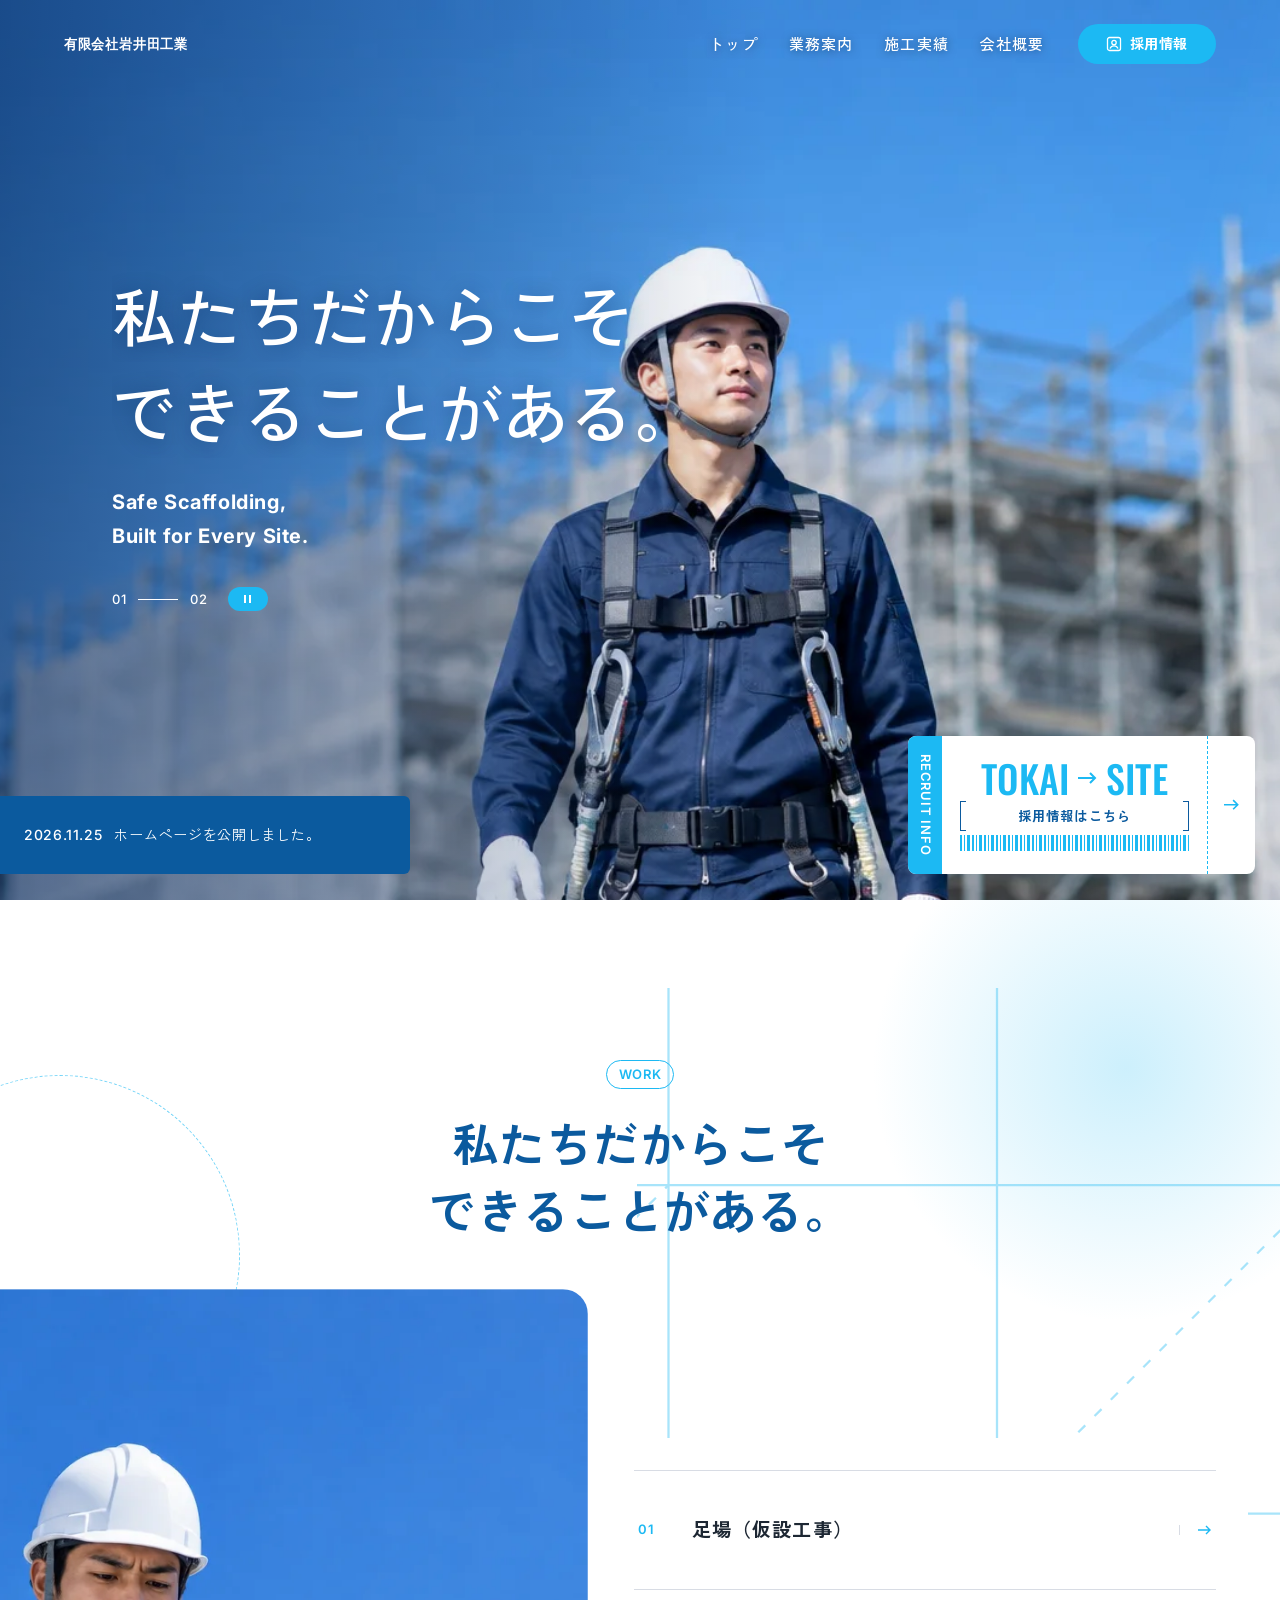
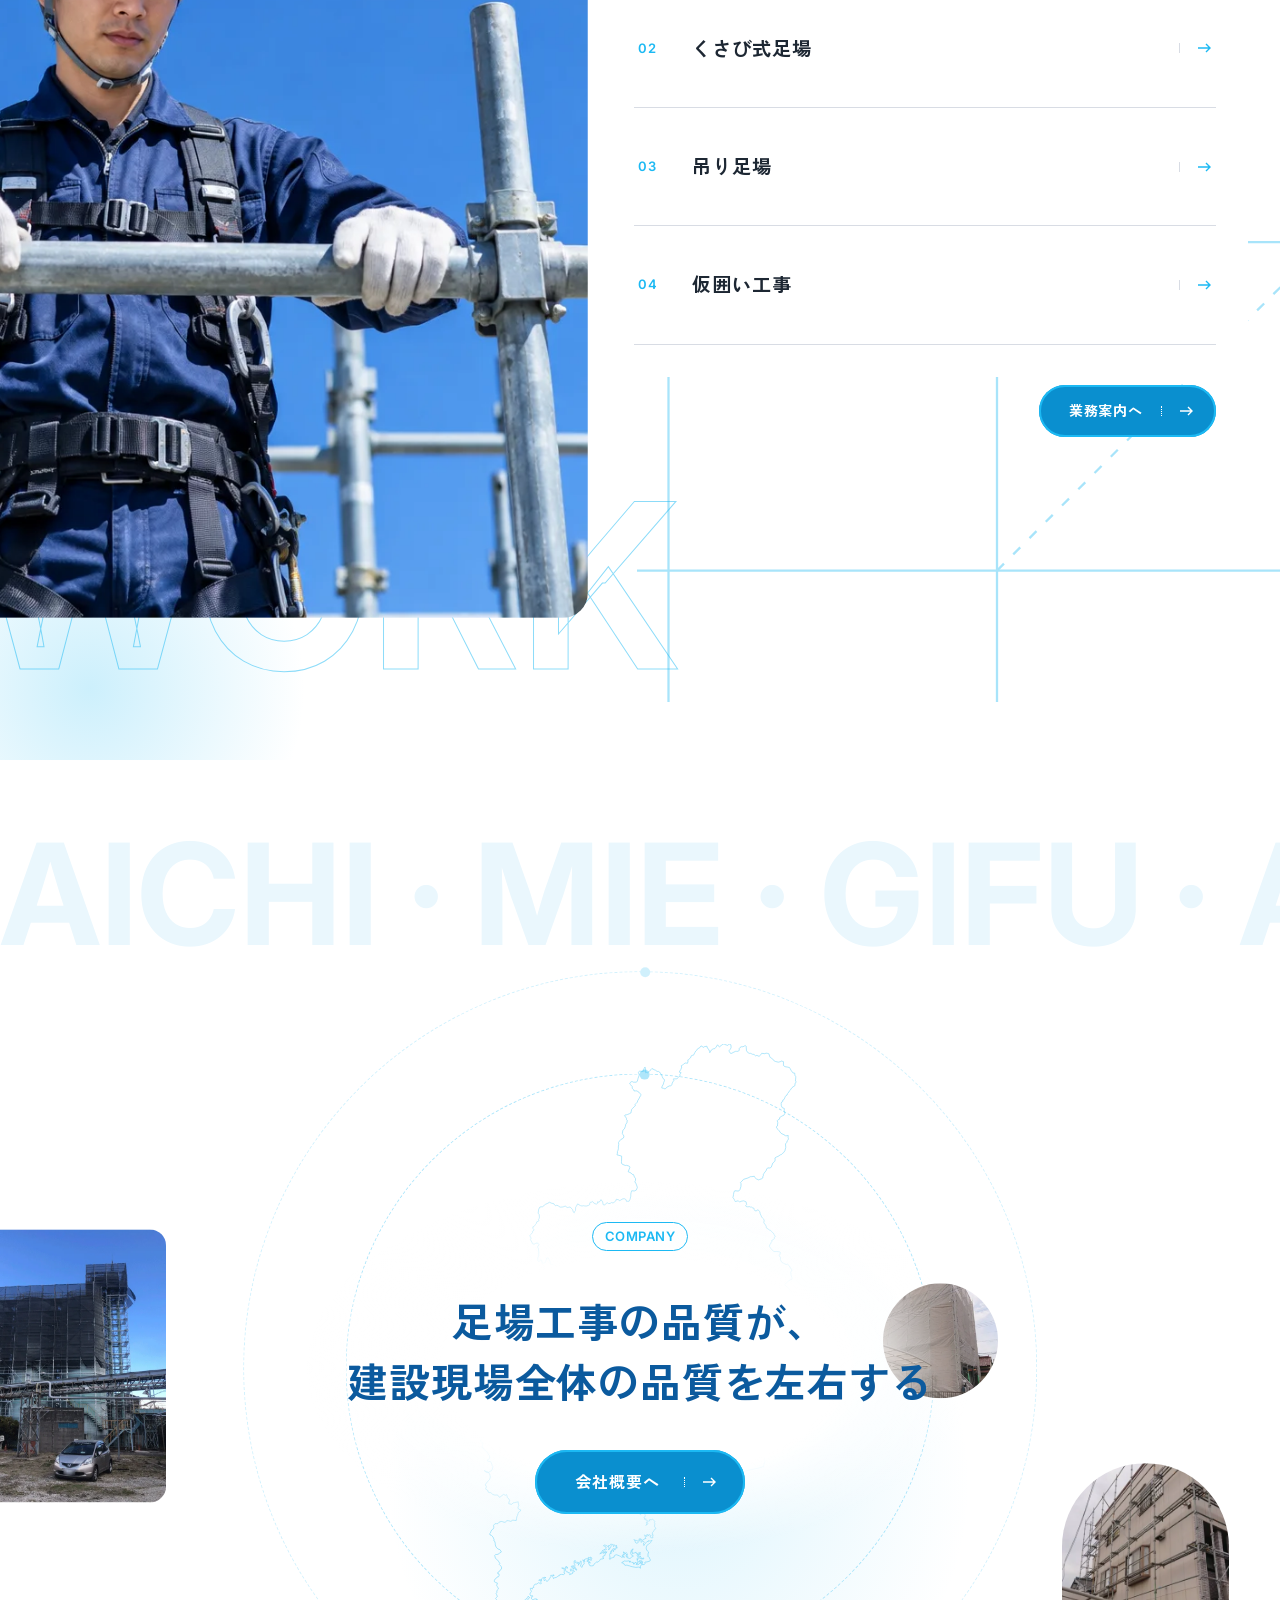
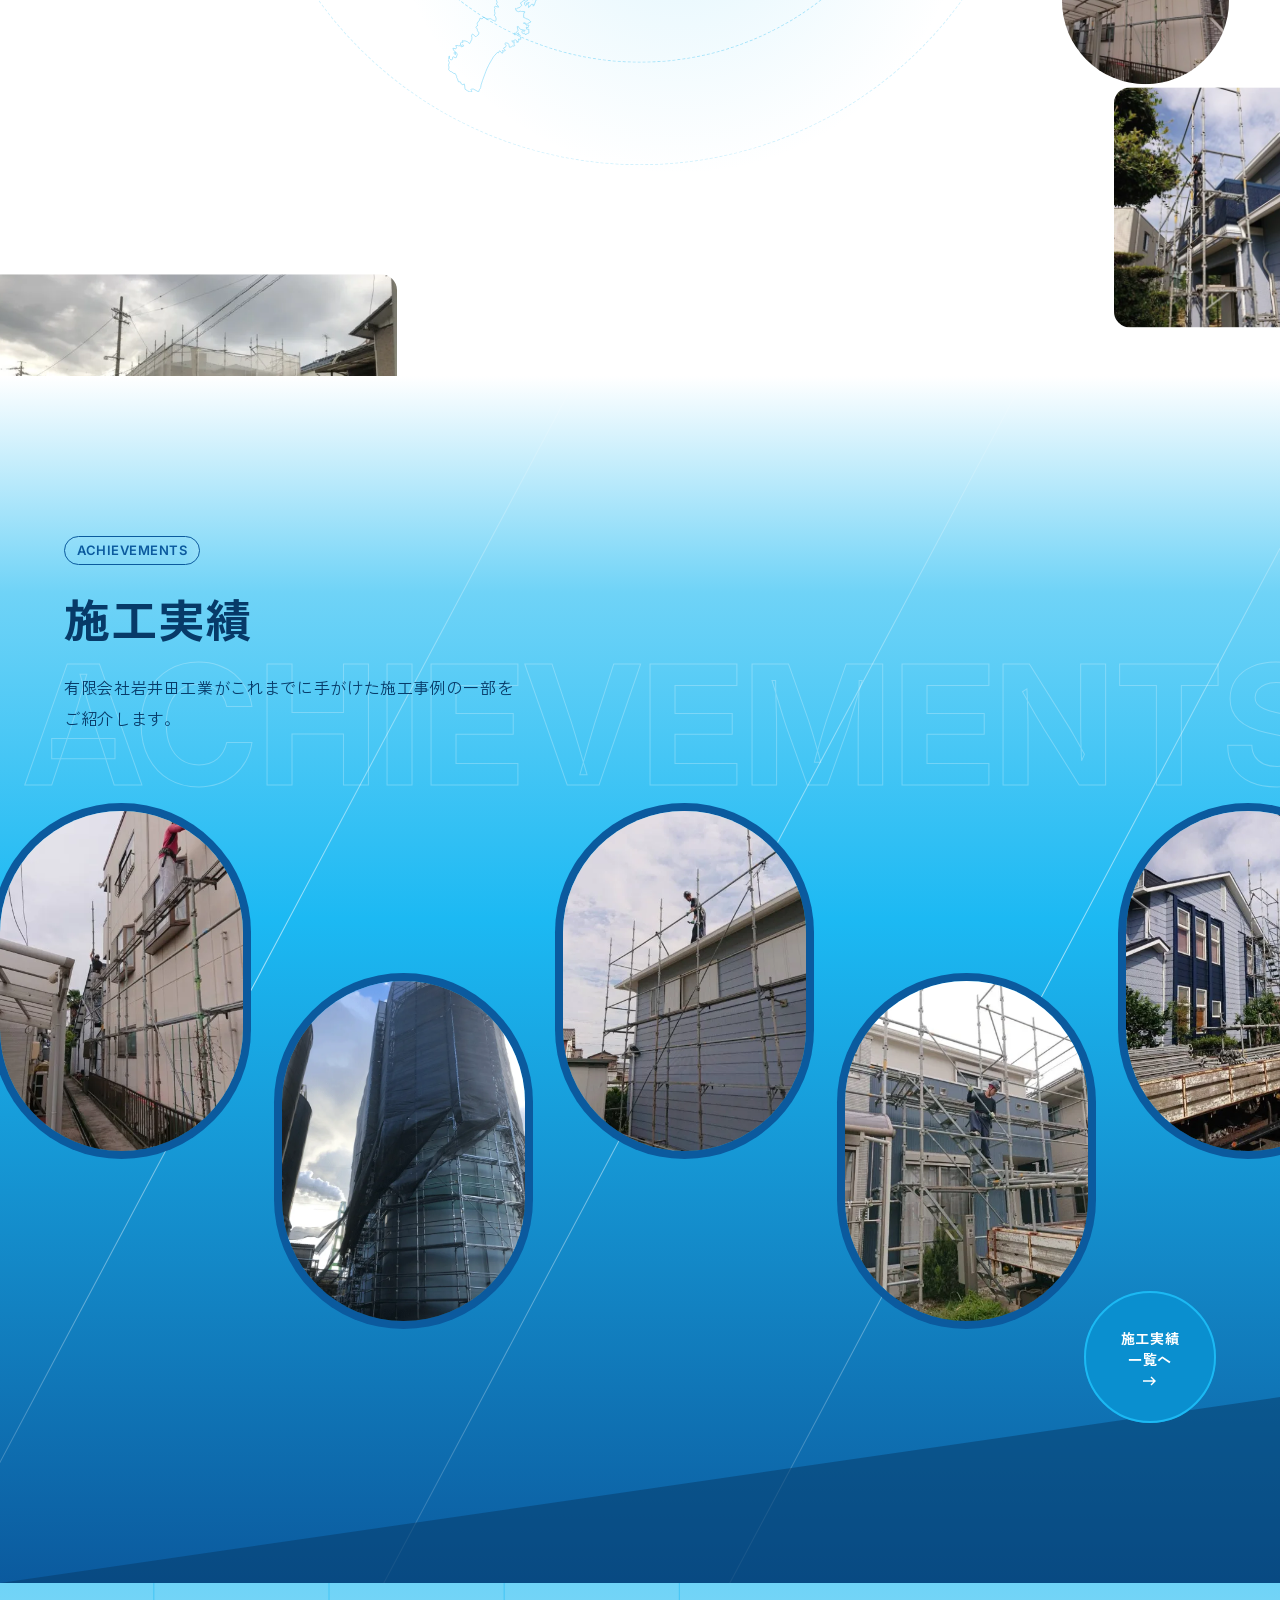
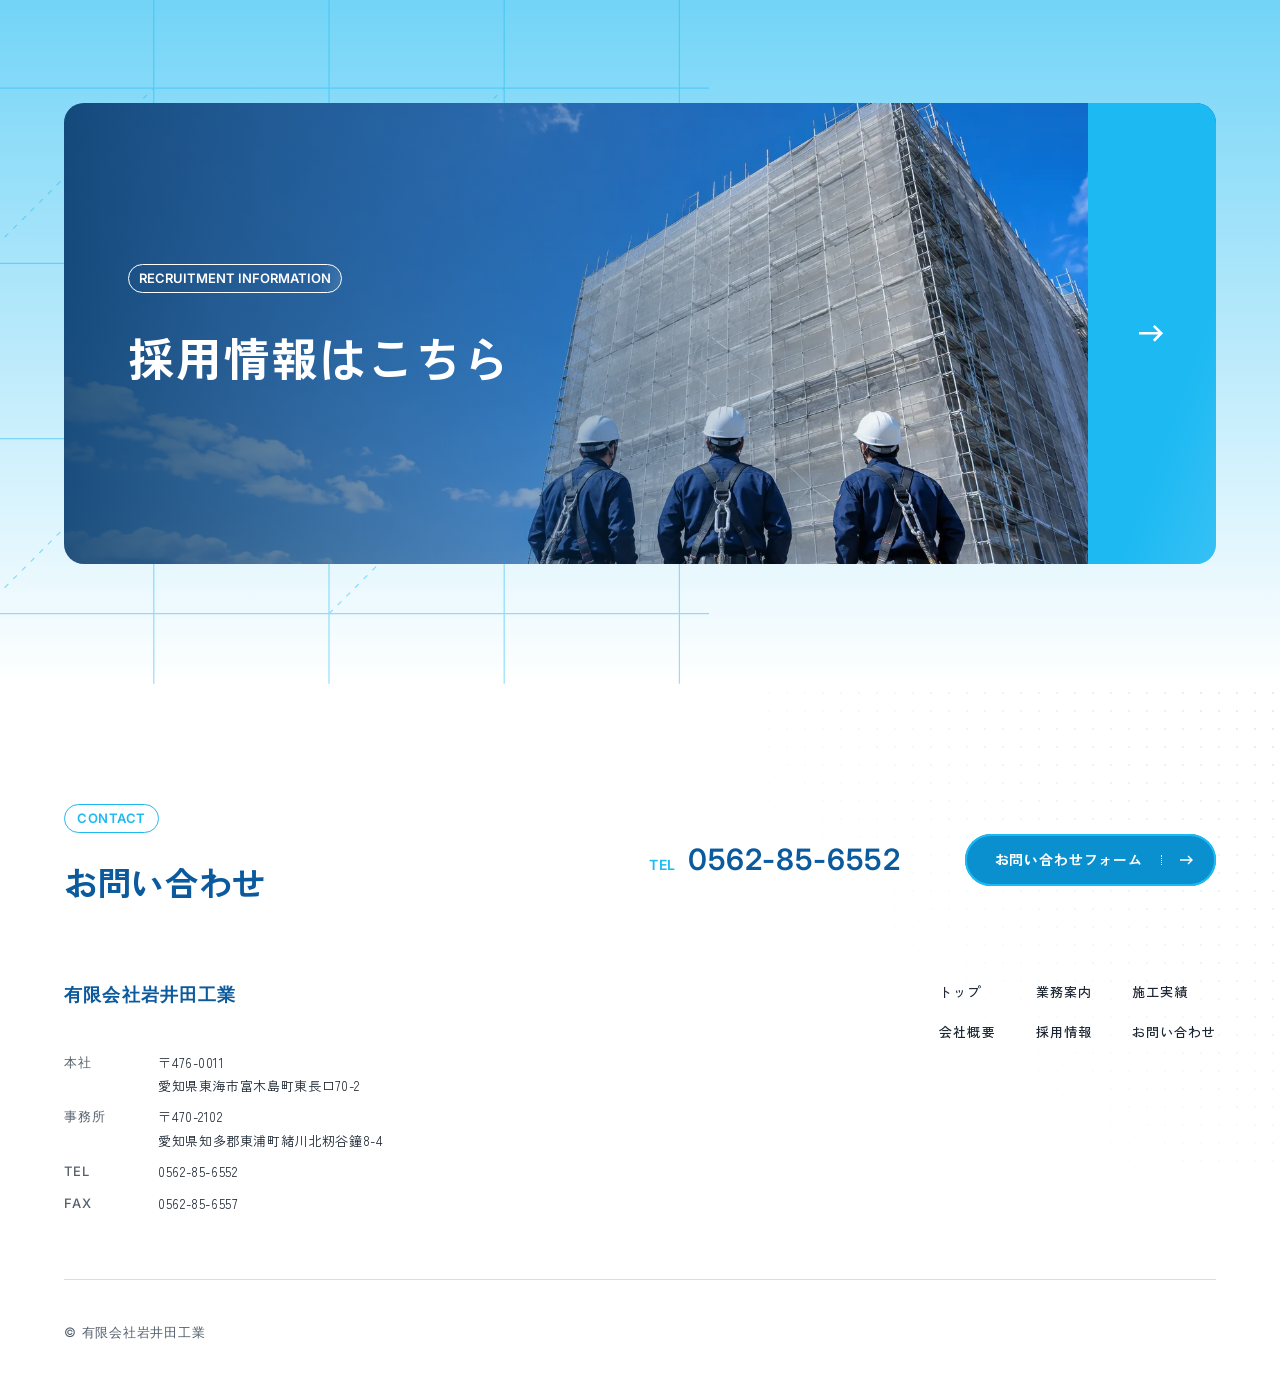
<file: index.html>
<!doctype html>
<html lang="ja">
<head>
<meta charset="utf-8">
<meta name="viewport" content="width=device-width, initial-scale=1">
<meta name="robots" content="noindex, nofollow">
<meta name="generator" content="SPINOVA HP kit v1.0 master">
<title>有限会社岩井田工業｜愛知県東海市・知多郡の仮設足場工事</title>
<meta name="description" content="有限会社岩井田工業は、愛知県知多郡・東海市を拠点に東海3県で仮設足場および付帯工事を手がけています。">
<meta property="og:type" content="website">
<meta property="og:site_name" content="有限会社岩井田工業">
<meta property="og:title" content="有限会社岩井田工業｜愛知県東海市・知多郡の仮設足場工事">
<meta property="og:description" content="有限会社岩井田工業は、愛知県知多郡・東海市を拠点に東海3県で仮設足場および付帯工事を手がけています。">
<meta property="og:url" content="https://hse-inc.github.io/iwaida-hp/">
<meta property="og:image" content="https://hse-inc.github.io/iwaida-hp/assets/ogp.jpg?v=20261124a">
<meta property="og:image:width" content="1200">
<meta property="og:image:height" content="630">
<meta name="twitter:card" content="summary_large_image">
<meta name="twitter:image" content="https://hse-inc.github.io/iwaida-hp/assets/ogp.jpg?v=20261124a">
<link rel="preconnect" href="https://fonts.googleapis.com">
<link rel="preconnect" href="https://fonts.gstatic.com" crossorigin>
<link href="https://fonts.googleapis.com/css2?family=Inter:wght@500;600;700&family=Oswald:wght@500&family=Zen+Kaku+Gothic+Antique:wght@400;500;700&display=swap" rel="stylesheet">
<link rel="icon" href="assets/favicon.ico?v=20261126133143" sizes="any">
<link rel="icon" href="assets/favicon-32.png?v=20261126133143" type="image/png" sizes="32x32">
<link rel="apple-touch-icon" href="assets/apple-touch-icon.png?v=20261126133143">
<link rel="stylesheet" href="tokens.css?v=20261126133143">
<link rel="stylesheet" href="base.css?v=20261126133143">
<link rel="stylesheet" href="style.css?v=20261126133143">
</head>
<body>

<header class="header">
  <a class="logo" href="./" aria-label="有限会社岩井田工業 トップへ">
    <img class="logo__w" src="assets/logo_w.svg?v=20261126133143" alt="" width="460" height="60">
    <img class="logo__c" src="assets/logo.svg?v=20261126133143" alt="" width="460" height="60">
  </a>
  <nav class="nav" aria-label="メインメニュー">
    <ul class="nav__list">
      <li><a href="./">トップ</a></li>
      <li><a href="service/">業務案内</a></li>
      <li><a href="works/">施工実績</a></li>
      <li><a href="company/">会社概要</a></li>
    </ul>
  </nav>
  <div class="header__acts">
    <a class="pill pill--recruit" href="https://iwaida-kogyo-recruit.com/saiyou/" target="_blank" rel="noopener"><svg class="pill__ic" viewBox="0 0 16 16" aria-hidden="true"><rect x="1.5" y="1.5" width="13" height="13" rx="2" fill="none" stroke="currentColor" stroke-width="1.3"/><circle cx="8" cy="6.5" r="2.2" fill="none" stroke="currentColor" stroke-width="1.3"/><path d="M4 12.5c.8-1.8 2.2-2.6 4-2.6s3.2.8 4 2.6" fill="none" stroke="currentColor" stroke-width="1.3"/></svg>採用情報</a>
    <button class="menu-btn" type="button" aria-expanded="false" aria-controls="drawer" aria-label="メニューを開く"><span></span><span></span></button>
  </div>
</header>

<div class="drawer" id="drawer">
  <ul class="drawer__list">
    <li style="--i:0"><a href="./"><span class="drawer__en" aria-hidden="true">TOP</span><span class="drawer__ja">トップ</span></a></li>
    <li style="--i:1"><a href="service/"><span class="drawer__en" aria-hidden="true">WORK</span><span class="drawer__ja">業務案内</span></a></li>
    <li style="--i:2"><a href="works/"><span class="drawer__en" aria-hidden="true">ACHIEVEMENTS</span><span class="drawer__ja">施工実績</span></a></li>
    <li style="--i:3"><a href="company/"><span class="drawer__en" aria-hidden="true">COMPANY</span><span class="drawer__ja">会社概要</span></a></li>
    <li style="--i:4"><a href="https://iwaida-kogyo-recruit.com/saiyou/" target="_blank" rel="noopener"><span class="drawer__en" aria-hidden="true">RECRUIT</span><span class="drawer__ja">採用情報</span></a></li>
    <li style="--i:5"><a href="contact/"><span class="drawer__en" aria-hidden="true">CONTACT</span><span class="drawer__ja">お問い合わせ</span></a></li>
  </ul>
  <a class="drawer__tel" href="tel:0562856552" style="--i:6"><span class="drawer__tel-label">お電話でのお問い合わせ</span><span class="drawer__tel-num nb">0562-85-6552</span></a>
</div>

<div class="progress" aria-hidden="true"><span></span></div>
<span class="cursor" aria-hidden="true"></span>
<main>

    <div class="loading" aria-hidden="true"><div class="loading__in loading__sky"><span class="loading__trail"><span class="loading__line"></span><span class="loading__dot"></span></span></div></div>

    <section class="fv" aria-label="トップ">
    <div class="fv__frame">
      <div class="fv__photo">
                <img data-bleed class="fv__slide is-cur" src="assets/fv-1.webp?v=20261126133143" alt="" width="1536" height="864">
        <img data-bleed class="fv__slide" src="assets/fv-2.webp?v=20261126133143" alt="" width="1536" height="864">
      </div>
      <div class="fv__spark" aria-hidden="true"><span style="--x:12%;--y:70%;--d:0s"></span><span style="--x:24%;--y:40%;--d:-1.2s"></span><span style="--x:38%;--y:82%;--d:-2.1s"></span><span style="--x:55%;--y:30%;--d:-0.6s"></span><span style="--x:68%;--y:62%;--d:-1.7s"></span><span style="--x:80%;--y:22%;--d:-2.6s"></span><span style="--x:90%;--y:75%;--d:-0.9s"></span><span style="--x:46%;--y:55%;--d:-3.1s"></span><span style="--x:18%;--y:20%;--d:-2.4s"></span><span style="--x:74%;--y:88%;--d:-1.5s"></span></div>
      <span class="fv__sweep" aria-hidden="true"></span>
      <div class="fv__body" data-on-photo>
        <h1 class="fv__catch" data-todo><span class="fv__ln"><span>私たち<wbr>だからこそ</span></span><span class="fv__ln"><span>できる<wbr>ことが<wbr>ある。</span></span></h1>
        <p class="fv__en" data-todo><span class="fv__ln"><span>Safe Scaffolding,</span></span><span class="fv__ln"><span>Built for Every Site.</span></span></p>
        <div class="fv__pager">
          <span class="fv__nos" aria-hidden="true"><span class="fv__no fv__no--cur">01</span><span class="fv__bar"><span></span></span><span class="fv__no">02</span></span>
          <button class="fv__pause" type="button" aria-pressed="false" aria-label="写真の切り替えを止める"><span></span><span></span></button>
        </div>
      </div>
      <p class="fv__news" data-todo data-on-photo><span class="fv__news-date">2026.11.25</span><span class="fv__news-txt">ホームページを公開しました。</span></p>
      <a class="fv__rec" href="https://iwaida-kogyo-recruit.com/saiyou/" target="_blank" rel="noopener">
        <span class="fv__rec-tab" aria-hidden="true">RECRUIT INFO</span>
        <span class="fv__rec-main">
          <span class="fv__rec-en" aria-hidden="true" data-todo>TOKAI<svg class="fv__rec-to" viewBox="0 0 20 12"><path d="M0 6h17M12 1l5 5-5 5" fill="none" stroke="currentColor" stroke-width="2"/></svg>SITE</span>
          <span class="fv__rec-ja">採用情報はこちら</span>
          <span class="fv__rec-code" aria-hidden="true"></span>
        </span>
        <span class="fv__rec-arw"><svg viewBox="0 0 14 10" aria-hidden="true"><path d="M0 5h12M8 1l4 4-4 4" fill="none" stroke="currentColor" stroke-width="1.4"/></svg></span>
      </a>
    </div>
  </section>

    <section class="sec work deco-sec" id="work">
    <svg data-bleed class="pipes pipes--work" viewBox="0 0 880 800" aria-hidden="true" preserveAspectRatio="xMidYMid slice"><path d="M40 0V800"/><path d="M240 0V800"/><path d="M440 0V800"/><path d="M640 0V800"/><path d="M840 0V800"/><path d="M0 120H880"/><path d="M0 320H880"/><path d="M0 520H880"/><path d="M0 720H880"/><path class="brace" d="M40 320L240 120"/><path class="brace" d="M240 520L440 320"/><path class="brace" d="M440 320L640 120"/><path class="brace" d="M640 520L840 320"/><path class="brace" d="M40 720L240 520"/><path class="brace" d="M440 720L640 520"/></svg>
    <span class="blob blob--a" aria-hidden="true"></span><span class="blob blob--b" aria-hidden="true"></span>
    <p class="wm wm--work" aria-hidden="true" data-on-photo>WORK</p>
    <span class="ring ring--work" aria-hidden="true"></span>
    <div class="wrap">
      <div class="head-c">
        <p class="lbl rv" aria-hidden="true">WORK</p>
        <h2 class="h2 rv">私たち<wbr>だからこそ<br>できる<wbr>ことが<wbr>ある。</h2>
      </div>
      <div class="work__in">
        <figure class="work__photo rv"><img data-bleed src="assets/work.webp?v=20261126133143" alt="" width="1024" height="1024"></figure>
        <div class="work__col">
        <ol class="list rv">
          <li><a class="list__a" href="service/"><span class="list__no" aria-hidden="true">01</span><span class="list__t">足場（仮設工事）</span><span class="list__arw"><svg viewBox="0 0 14 10" aria-hidden="true"><path d="M0 5h12M8 1l4 4-4 4" fill="none" stroke="currentColor" stroke-width="1.4"/></svg></span></a></li>
          <li><a class="list__a" href="service/"><span class="list__no" aria-hidden="true">02</span><span class="list__t">くさび式足場</span><span class="list__arw"><svg viewBox="0 0 14 10" aria-hidden="true"><path d="M0 5h12M8 1l4 4-4 4" fill="none" stroke="currentColor" stroke-width="1.4"/></svg></span></a></li>
          <li><a class="list__a" href="service/"><span class="list__no" aria-hidden="true">03</span><span class="list__t">吊り足場</span><span class="list__arw"><svg viewBox="0 0 14 10" aria-hidden="true"><path d="M0 5h12M8 1l4 4-4 4" fill="none" stroke="currentColor" stroke-width="1.4"/></svg></span></a></li>
          <li><a class="list__a" href="service/"><span class="list__no" aria-hidden="true">04</span><span class="list__t">仮囲い工事</span><span class="list__arw"><svg viewBox="0 0 14 10" aria-hidden="true"><path d="M0 5h12M8 1l4 4-4 4" fill="none" stroke="currentColor" stroke-width="1.4"/></svg></span></a></li>
        </ol>
        <p class="more rv"><a class="pbtn" href="service/"><span>業務案内へ</span><span class="pbtn__arw"><svg viewBox="0 0 14 10" aria-hidden="true"><path d="M0 5h12M8 1l4 4-4 4" fill="none" stroke="currentColor" stroke-width="1.4"/></svg></span></a></p>
        </div>
      </div>
    </div>
  </section>

    <section class="sec company" id="company">
    <p class="company__mark" aria-hidden="true" data-todo data-on-photo><span>AICHI · MIE · GIFU · AICHI · MIE · GIFU ·&nbsp;</span><span>AICHI · MIE · GIFU · AICHI · MIE · GIFU ·&nbsp;</span></p>
    <div class="company__stage">
      <span class="blob blob--c" aria-hidden="true"></span><span class="orbit" aria-hidden="true"></span><span class="orbit orbit--2" aria-hidden="true"></span>
      <div class="company__mapw"><img class="company__map" src="assets/map-tokai.svg?v=20261126133143" alt="" width="1000" height="1688" loading="lazy"><span class="pin" aria-hidden="true">本社<span class="pin__pulse"></span></span></div>
      <figure class="fl fl--1"><img data-bleed src="assets/works-01.webp?v=20261126133143" alt="" width="640" height="959" loading="lazy"></figure>
      <figure class="fl fl--2"><img data-bleed src="assets/works-03.webp?v=20261126133143" alt="" width="700" height="525" loading="lazy"></figure>
      <figure class="fl fl--3"><img data-bleed src="assets/works-05.webp?v=20261126133143" alt="" width="394" height="700" loading="lazy"></figure>
      <figure class="fl fl--4"><img data-bleed src="assets/works-09.webp?v=20261126133143" alt="" width="394" height="700" loading="lazy"></figure>
      <figure class="fl fl--5"><img data-bleed src="assets/works-12.webp?v=20261126133143" alt="" width="394" height="700" loading="lazy"></figure>
      <div class="company__txt" data-on-photo>
        <p class="lbl rv" aria-hidden="true">COMPANY</p>
        <h2 class="h2 h2--co rv">足場工事の<wbr>品質が、<br>建設現場<wbr>全体の<wbr>品質を<wbr><span class="nb">左右する</span></h2>
        <p class="rv"><a class="pbtn" href="company/"><span>会社概要へ</span><span class="pbtn__arw"><svg viewBox="0 0 14 10" aria-hidden="true"><path d="M0 5h12M8 1l4 4-4 4" fill="none" stroke="currentColor" stroke-width="1.4"/></svg></span></a></p>
      </div>
    </div>
  </section>

    <section class="sec ach deco-sec" id="achievements">
    <div class="bubbles" aria-hidden="true"><span style="--x:6%;--s:14px;--d:0s;--t:11s"></span><span style="--x:18%;--s:34px;--d:-3s;--t:15s"></span><span style="--x:31%;--s:10px;--d:-6s;--t:9s"></span><span style="--x:44%;--s:22px;--d:-1s;--t:13s"></span><span style="--x:57%;--s:48px;--d:-8s;--t:18s"></span><span style="--x:68%;--s:12px;--d:-4s;--t:10s"></span><span style="--x:79%;--s:28px;--d:-2s;--t:14s"></span><span style="--x:90%;--s:16px;--d:-7s;--t:12s"></span><span style="--x:96%;--s:40px;--d:-5s;--t:17s"></span></div>
    <div class="streaks" aria-hidden="true"><span></span><span></span><span></span></div>
    <p class="wm wm--ach" aria-hidden="true" data-on-photo>ACHIEVEMENTS</p>
    <div class="wrap ach__head">
      <p class="lbl rv" aria-hidden="true">ACHIEVEMENTS</p>
      <h2 class="h2 rv">施工実績</h2>
      <p class="ach__lead rv">有限会社<wbr>岩井田工業が<wbr>これまでに<wbr>手がけた<wbr>施工事例の<wbr>一部を<wbr>ご紹介します。</p>
    </div>
    <div class="ach__flow" aria-hidden="true"><ul class="ach__track"><li><img data-bleed src="assets/works-02.webp?v=20261126133143" alt="" width="394" height="700" loading="lazy"></li><li><img data-bleed src="assets/works-04.webp?v=20261126133143" alt="" width="394" height="700" loading="lazy"></li><li><img data-bleed src="assets/works-06.webp?v=20261126133143" alt="" width="394" height="700" loading="lazy"></li><li><img data-bleed src="assets/works-08.webp?v=20261126133143" alt="" width="394" height="700" loading="lazy"></li><li><img data-bleed src="assets/works-10.webp?v=20261126133143" alt="" width="394" height="700" loading="lazy"></li><li><img data-bleed src="assets/works-11.webp?v=20261126133143" alt="" width="394" height="700" loading="lazy"></li><li><img data-bleed src="assets/works-13.webp?v=20261126133143" alt="" width="394" height="700" loading="lazy"></li><li><img data-bleed src="assets/works-02.webp?v=20261126133143" alt="" width="394" height="700" loading="lazy"></li><li><img data-bleed src="assets/works-04.webp?v=20261126133143" alt="" width="394" height="700" loading="lazy"></li><li><img data-bleed src="assets/works-06.webp?v=20261126133143" alt="" width="394" height="700" loading="lazy"></li><li><img data-bleed src="assets/works-08.webp?v=20261126133143" alt="" width="394" height="700" loading="lazy"></li><li><img data-bleed src="assets/works-10.webp?v=20261126133143" alt="" width="394" height="700" loading="lazy"></li><li><img data-bleed src="assets/works-11.webp?v=20261126133143" alt="" width="394" height="700" loading="lazy"></li><li><img data-bleed src="assets/works-13.webp?v=20261126133143" alt="" width="394" height="700" loading="lazy"></li></ul></div>
    <p class="wrap ach__more" data-on-photo><a class="circle-btn rv" href="works/"><span>施工実績<br>一覧へ</span><svg viewBox="0 0 14 10" aria-hidden="true"><path d="M0 5h12M8 1l4 4-4 4" fill="none" stroke="currentColor" stroke-width="1.4"/></svg></a></p>
  </section>

    <div class="duo deco-sec" id="recruit">
    <svg data-bleed class="pipes pipes--duo" viewBox="0 0 880 800" aria-hidden="true" preserveAspectRatio="xMidYMid slice"><path d="M40 0V800"/><path d="M240 0V800"/><path d="M440 0V800"/><path d="M640 0V800"/><path d="M840 0V800"/><path d="M0 120H880"/><path d="M0 320H880"/><path d="M0 520H880"/><path d="M0 720H880"/><path class="brace" d="M40 320L240 120"/><path class="brace" d="M240 520L440 320"/><path class="brace" d="M440 320L640 120"/><path class="brace" d="M640 520L840 320"/><path class="brace" d="M40 720L240 520"/><path class="brace" d="M440 720L640 520"/></svg>
    <a class="rec-band" href="https://iwaida-kogyo-recruit.com/saiyou/" target="_blank" rel="noopener">
      <span class="rec-band__shine" aria-hidden="true"></span><span class="rec-band__photo"><img src="assets/recruit.webp?v=20261126133143" alt="" width="1792" height="768" loading="lazy"></span>
      <span class="rec-band__in" data-on-photo>
        <span class="lbl lbl--w" aria-hidden="true">RECRUITMENT INFORMATION</span>
        <span class="rec-band__ttl">採用情報はこちら</span>
      </span>
      <span class="rec-band__arw"><svg viewBox="0 0 14 10" aria-hidden="true"><path d="M0 5h12M8 1l4 4-4 4" fill="none" stroke="currentColor" stroke-width="1.4"/></svg></span>
    </a>
  </div>
  
</main>

<footer class="footer">
  <div class="footer__dots" aria-hidden="true"></div>
  <div class="wrap footer__contact">
    <div>
      <p class="lbl" aria-hidden="true">CONTACT</p>
      <p class="footer__ct">お問い合わせ</p>
    </div>
    <a class="footer__tel" href="tel:0562856552"><span class="footer__tel-l">TEL</span><span class="nb">0562-85-6552</span></a>
    <a class="pbtn" href="contact/"><span>お問い合わせフォーム</span><span class="pbtn__arw"><svg viewBox="0 0 14 10" aria-hidden="true"><path d="M0 5h12M8 1l4 4-4 4" fill="none" stroke="currentColor" stroke-width="1.4"/></svg></span></a>
  </div>
  <div class="wrap footer__top">
    <div class="footer__co">
      <a class="footer__logo" href="./" aria-label="有限会社岩井田工業 トップへ"><img src="assets/logo.svg?v=20261126133143" alt="" width="460" height="60" loading="lazy"></a>
      <dl class="footer__info">
        <dt>本社</dt><dd><span class="nb">〒476-0011</span><br>愛知県東海市<wbr>富木島町<wbr>東長口70-2</dd>
        <dt>事務所</dt><dd><span class="nb">〒470-2102</span><br>愛知県知多郡<wbr>東浦町<wbr>緒川北籾谷鐘8-4</dd>
        <dt>TEL</dt><dd><a class="nb" href="tel:0562856552">0562-85-6552</a></dd>
        <dt>FAX</dt><dd><span class="nb">0562-85-6557</span></dd>
      </dl>
    </div>
    <ul class="footer__nav">
      <li><a href="./">トップ</a></li>
      <li><a href="service/">業務案内</a></li>
      <li><a href="works/">施工実績</a></li>
      <li><a href="company/">会社概要</a></li>
      <li><a href="https://iwaida-kogyo-recruit.com/saiyou/" target="_blank" rel="noopener">採用情報</a></li>
      <li><a href="contact/">お問い合わせ</a></li>
    </ul>
  </div>
  <p class="wrap footer__copy">© 有限会社岩井田工業</p>
</footer>

<script src="site.js?v=20261126133143"></script>
</body>
</html>
</file>
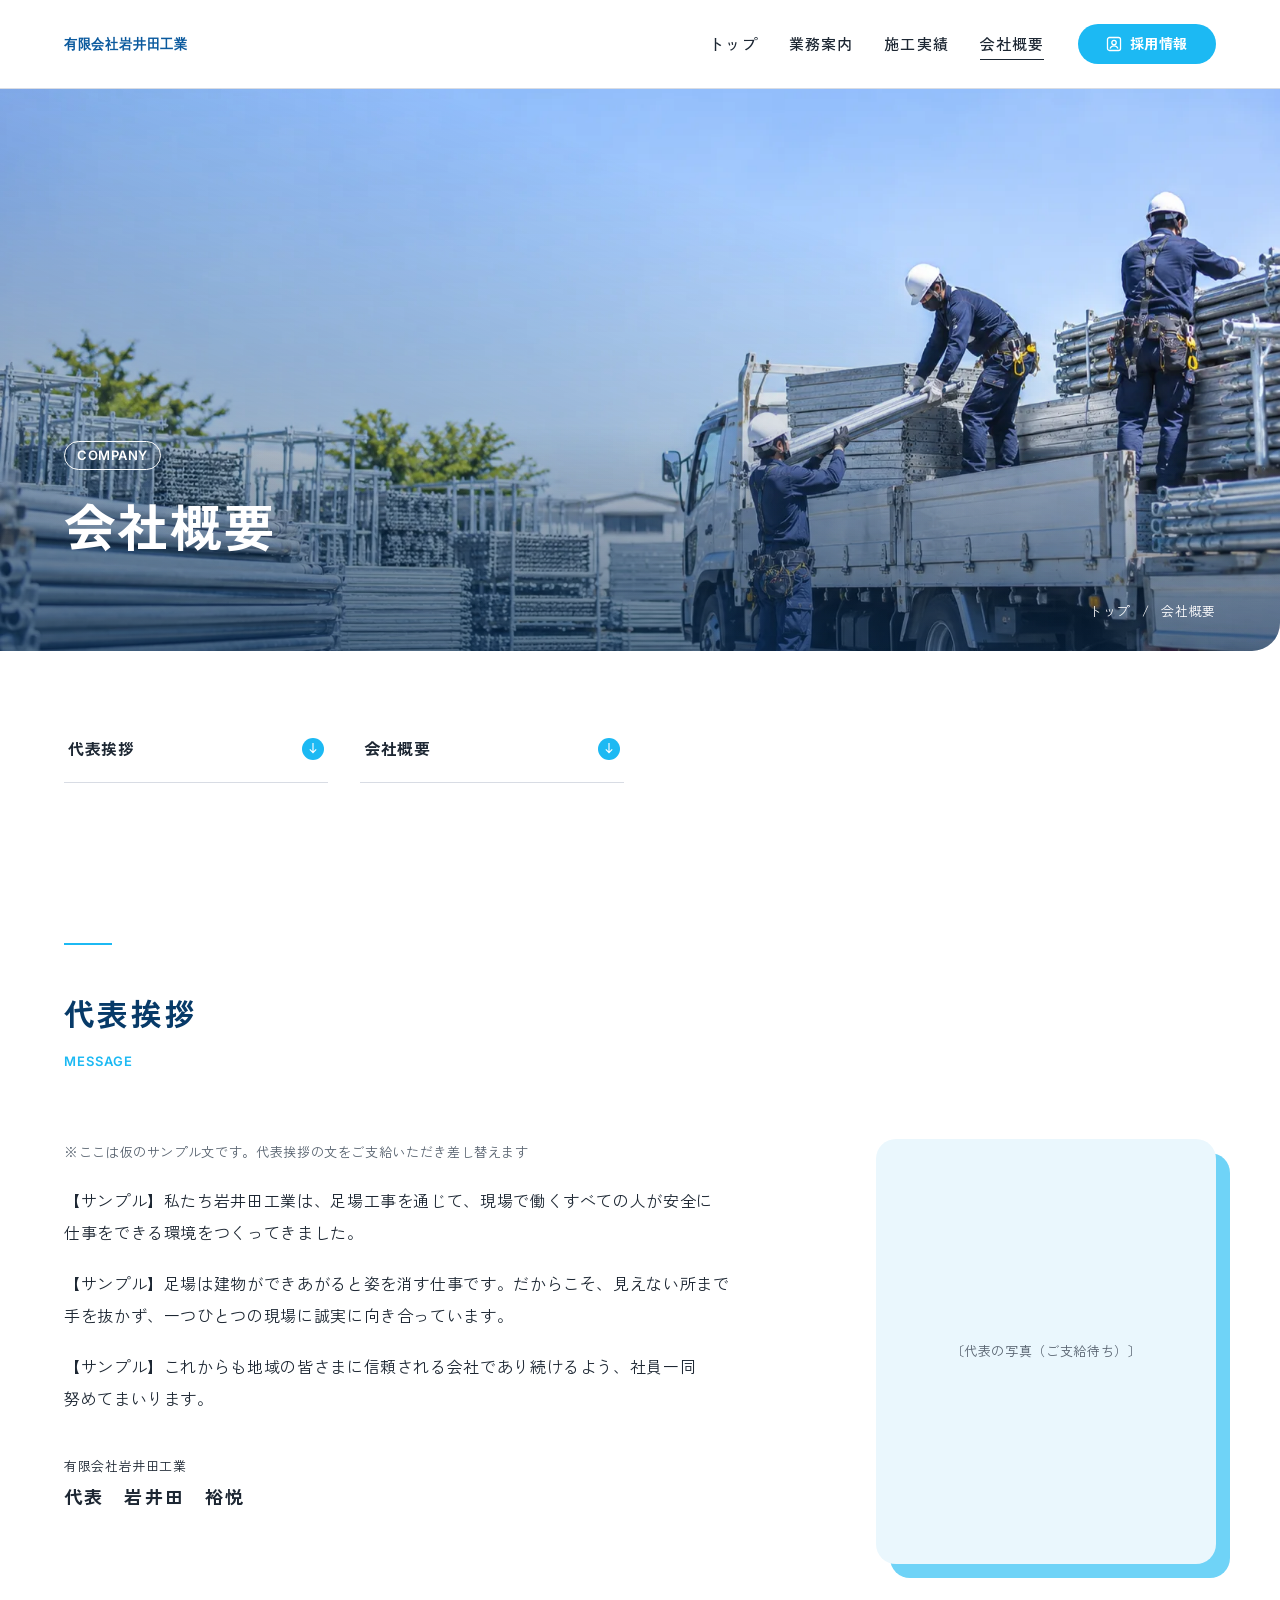
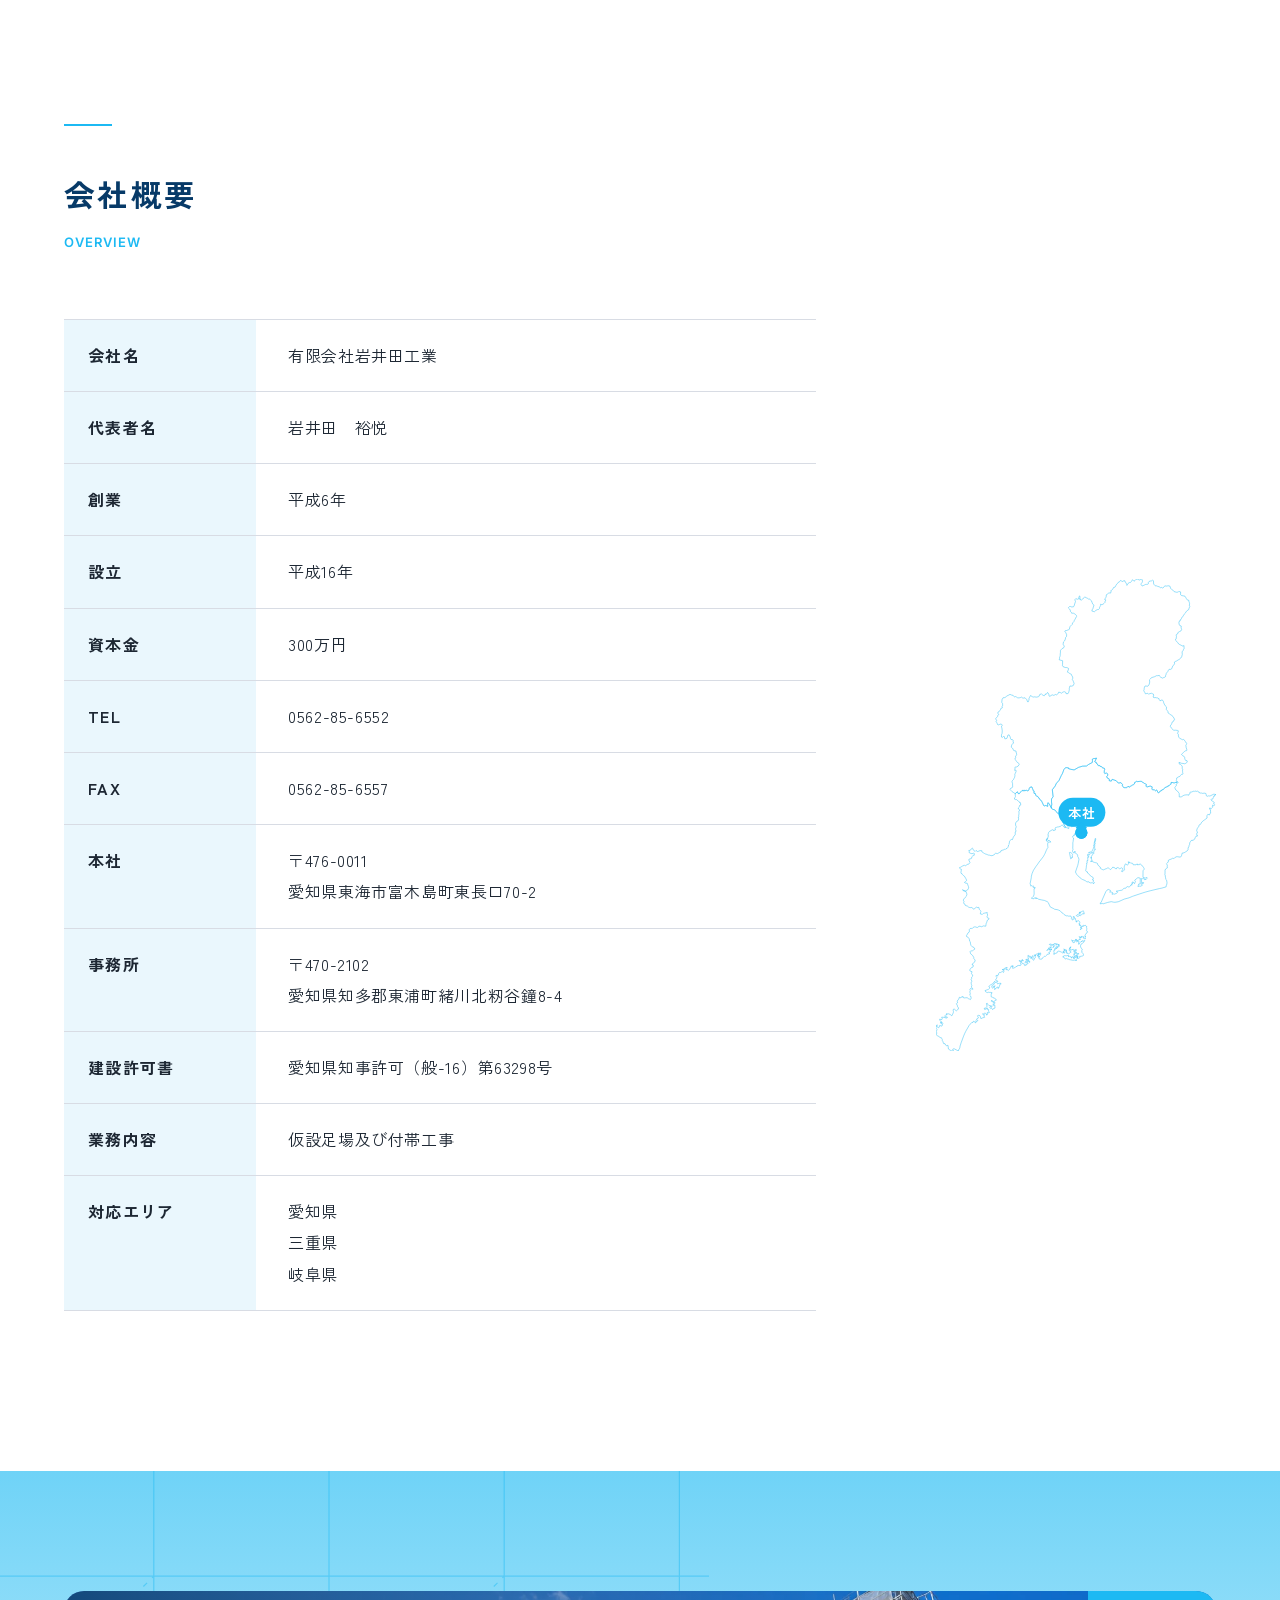
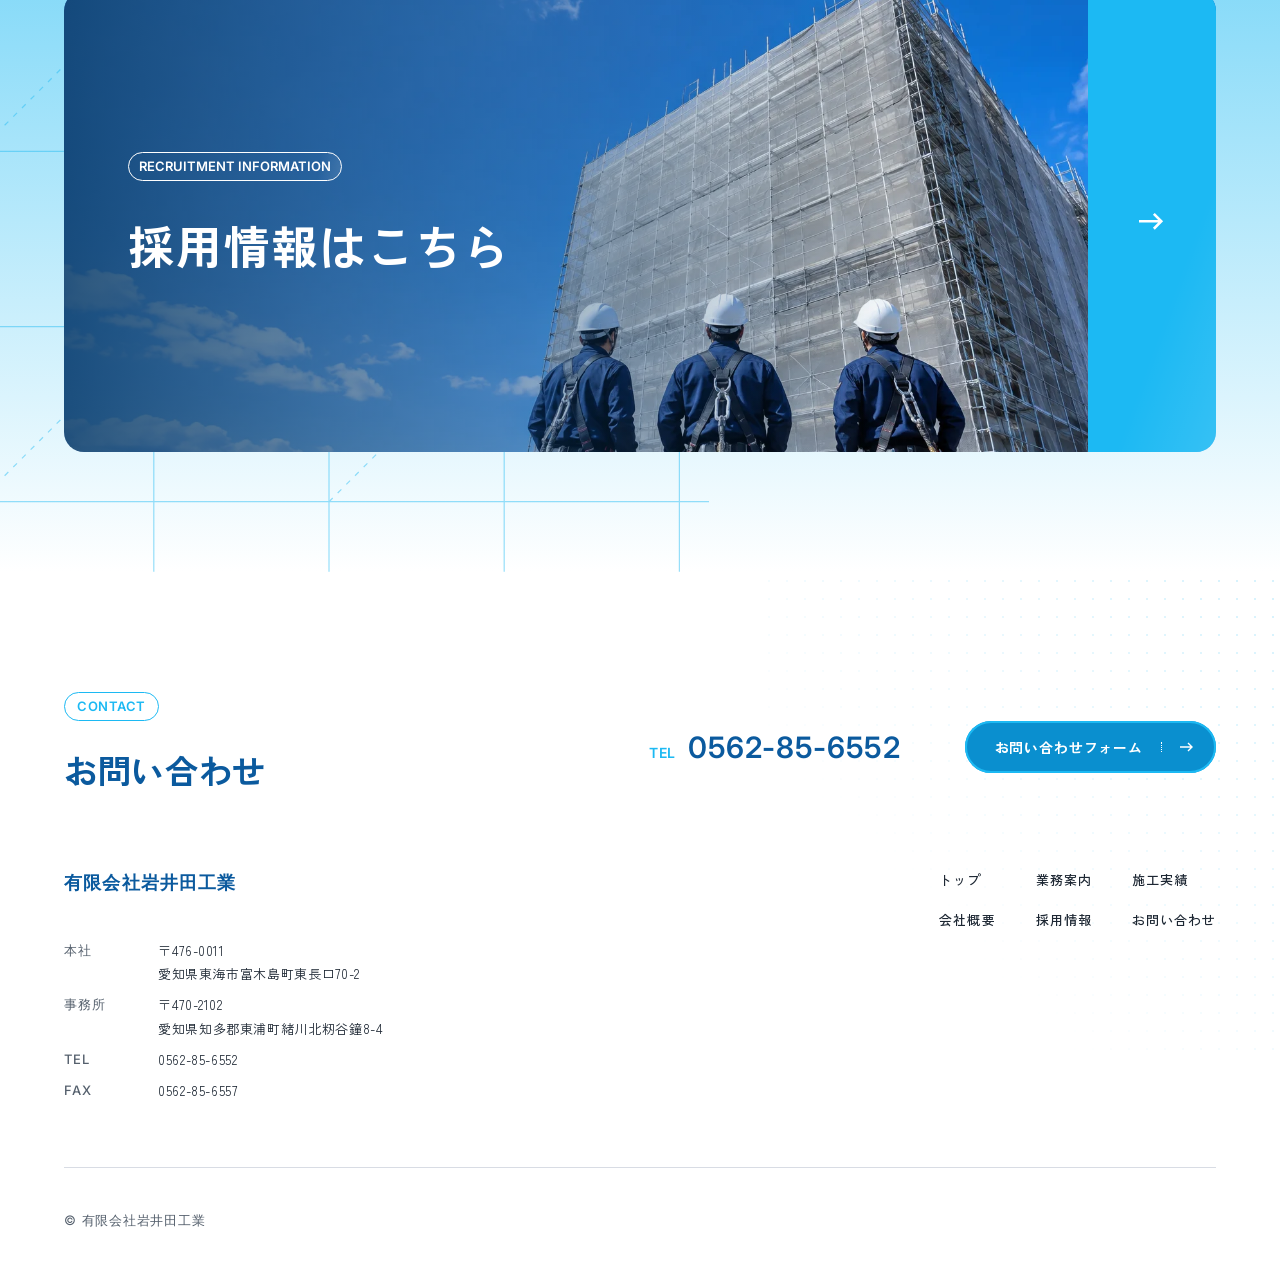
<file: company/index.html>
<!doctype html>
<html lang="ja">
<head>
<meta charset="utf-8">
<meta name="viewport" content="width=device-width, initial-scale=1">
<meta name="robots" content="noindex, nofollow">
<meta name="generator" content="SPINOVA HP kit v1.0 master">
<title>会社概要｜有限会社岩井田工業</title>
<meta name="description" content="有限会社岩井田工業の会社概要・代表挨拶・対応エリア（愛知県・三重県・岐阜県）です。">
<meta property="og:type" content="article">
<meta property="og:site_name" content="有限会社岩井田工業">
<meta property="og:title" content="会社概要｜有限会社岩井田工業">
<meta property="og:description" content="有限会社岩井田工業の会社概要・代表挨拶・対応エリア（愛知県・三重県・岐阜県）です。">
<meta property="og:url" content="https://hse-inc.github.io/iwaida-hp/company/">
<meta property="og:image" content="https://hse-inc.github.io/iwaida-hp/assets/ogp.jpg?v=20261124a">
<meta property="og:image:width" content="1200">
<meta property="og:image:height" content="630">
<meta name="twitter:card" content="summary_large_image">
<meta name="twitter:image" content="https://hse-inc.github.io/iwaida-hp/assets/ogp.jpg?v=20261124a">
<link rel="preconnect" href="https://fonts.googleapis.com">
<link rel="preconnect" href="https://fonts.gstatic.com" crossorigin>
<link href="https://fonts.googleapis.com/css2?family=Inter:wght@500;600;700&family=Oswald:wght@500&family=Zen+Kaku+Gothic+Antique:wght@400;500;700&display=swap" rel="stylesheet">
<link rel="icon" href="../assets/favicon.ico?v=20261126133143" sizes="any">
<link rel="icon" href="../assets/favicon-32.png?v=20261126133143" type="image/png" sizes="32x32">
<link rel="apple-touch-icon" href="../assets/apple-touch-icon.png?v=20261126133143">
<link rel="stylesheet" href="../tokens.css?v=20261126133143">
<link rel="stylesheet" href="../base.css?v=20261126133143">
<link rel="stylesheet" href="../style.css?v=20261126133143">
</head>
<body class="is-sub is-sub--company">

<header class="header">
  <a class="logo" href="../" aria-label="有限会社岩井田工業 トップへ">
    <img class="logo__w" src="../assets/logo_w.svg?v=20261126133143" alt="" width="460" height="60">
    <img class="logo__c" src="../assets/logo.svg?v=20261126133143" alt="" width="460" height="60">
  </a>
  <nav class="nav" aria-label="メインメニュー">
    <ul class="nav__list">
      <li><a href="../">トップ</a></li>
      <li><a href="../service/">業務案内</a></li>
      <li><a href="../works/">施工実績</a></li>
      <li><a href="../company/" aria-current="page">会社概要</a></li>
    </ul>
  </nav>
  <div class="header__acts">
    <a class="pill pill--recruit" href="https://iwaida-kogyo-recruit.com/saiyou/" target="_blank" rel="noopener"><svg class="pill__ic" viewBox="0 0 16 16" aria-hidden="true"><rect x="1.5" y="1.5" width="13" height="13" rx="2" fill="none" stroke="currentColor" stroke-width="1.3"/><circle cx="8" cy="6.5" r="2.2" fill="none" stroke="currentColor" stroke-width="1.3"/><path d="M4 12.5c.8-1.8 2.2-2.6 4-2.6s3.2.8 4 2.6" fill="none" stroke="currentColor" stroke-width="1.3"/></svg>採用情報</a>
    <button class="menu-btn" type="button" aria-expanded="false" aria-controls="drawer" aria-label="メニューを開く"><span></span><span></span></button>
  </div>
</header>

<div class="drawer" id="drawer">
  <ul class="drawer__list">
    <li style="--i:0"><a href="../"><span class="drawer__en" aria-hidden="true">TOP</span><span class="drawer__ja">トップ</span></a></li>
    <li style="--i:1"><a href="../service/"><span class="drawer__en" aria-hidden="true">WORK</span><span class="drawer__ja">業務案内</span></a></li>
    <li style="--i:2"><a href="../works/"><span class="drawer__en" aria-hidden="true">ACHIEVEMENTS</span><span class="drawer__ja">施工実績</span></a></li>
    <li style="--i:3"><a href="../company/" aria-current="page"><span class="drawer__en" aria-hidden="true">COMPANY</span><span class="drawer__ja">会社概要</span></a></li>
    <li style="--i:4"><a href="https://iwaida-kogyo-recruit.com/saiyou/" target="_blank" rel="noopener"><span class="drawer__en" aria-hidden="true">RECRUIT</span><span class="drawer__ja">採用情報</span></a></li>
    <li style="--i:5"><a href="../contact/"><span class="drawer__en" aria-hidden="true">CONTACT</span><span class="drawer__ja">お問い合わせ</span></a></li>
  </ul>
  <a class="drawer__tel" href="tel:0562856552" style="--i:6"><span class="drawer__tel-label">お電話でのお問い合わせ</span><span class="drawer__tel-num nb">0562-85-6552</span></a>
</div>

<div class="progress" aria-hidden="true"><span></span></div>
<span class="cursor" aria-hidden="true"></span>
<main>
    <section class="sh">
    <div class="sh__panel">
      <img class="sh__img" data-bleed src="../assets/sub-company.webp?v=20261126133143" alt="" width="1600" height="900">
      <div class="sh__in wrap" data-on-photo>
        <p class="lbl lbl--w rv" aria-hidden="true">COMPANY</p>
        <h1 class="sh__ttl rv">会社概要</h1>
      </div>
      <ol class="crumb sh__crumb" data-on-photo><li><a href="../">トップ</a></li><li>会社概要</li></ol>
    </div>
  </section>
  <nav class="anc wrap" aria-label="ページ内の目次"><ul class="anc__list rv"><li><a class="anc__a" href="#message"><span>代表挨拶</span><span class="anc__ic"><svg viewBox="0 0 10 14" aria-hidden="true"><path d="M5 0v12M1 8l4 4 4-4" fill="none" stroke="currentColor" stroke-width="1.4"/></svg></span></a></li><li><a class="anc__a" href="#overview"><span>会社概要</span><span class="anc__ic"><svg viewBox="0 0 10 14" aria-hidden="true"><path d="M5 0v12M1 8l4 4 4-4" fill="none" stroke="currentColor" stroke-width="1.4"/></svg></span></a></li></ul></nav>

  <section class="sec co-sec" id="message">
    <div class="wrap">
      <div class="ttl2 rv"><h2 class="ttl2__ja">代表挨拶</h2><p class="ttl2__en" aria-hidden="true">MESSAGE</p></div>
      <div class="msg rv">
        <div class="msg__body">
          <div class="msg__txt" data-todo>
            <p class="msg__note">※ここは仮の<wbr>サンプル文です。<wbr>代表挨拶の文を<wbr>ご支給いただき<wbr>差し替えます</p>
            <p>【サンプル】私たち<wbr>岩井田工業は、<wbr>足場工事を<wbr>通じて、<wbr>現場で働く<wbr>すべての人が<wbr>安全に<wbr>仕事を<wbr>できる環境を<wbr>つくってきました。</p>
            <p>【サンプル】足場は<wbr>建物が<wbr>できあがると<wbr>姿を消す<wbr>仕事です。<wbr>だからこそ、<wbr>見えない所まで<wbr>手を抜かず、<wbr>一つひとつの<wbr>現場に<wbr>誠実に<wbr>向き合っています。</p>
            <p>【サンプル】これからも<wbr>地域の皆さまに<wbr>信頼される<wbr>会社であり続けるよう、<wbr>社員一同<wbr>努めてまいります。</p>
          </div>
          <p class="msg__sign">有限会社岩井田工業<br><span class="msg__name">代表　岩井田　裕悦</span></p>
        </div>
        <figure class="msg__photo" data-todo><span>〔代表の写真<wbr>（ご支給待ち）〕</span></figure>
      </div>
    </div>
  </section>

  <section class="sec co-sec" id="overview">
    <div class="wrap">
      <div class="ttl2 rv"><h2 class="ttl2__ja">会社概要</h2><p class="ttl2__en" aria-hidden="true">OVERVIEW</p></div>
      <div class="ov"><dl class="info info--co rv"><dt>会社名</dt><dd>有限会社岩井田工業</dd><dt>代表者名</dt><dd>岩井田　裕悦</dd><dt>創業</dt><dd>平成6年</dd><dt>設立</dt><dd>平成16年</dd><dt>資本金</dt><dd>300万円</dd><dt>TEL</dt><dd><a class="nb" href="tel:0562856552">0562-85-6552</a></dd><dt>FAX</dt><dd><span class="nb">0562-85-6557</span></dd><dt>本社</dt><dd><span class="nb">〒476-0011</span><br>愛知県<wbr>東海市<wbr>富木島町<wbr>東長口70-2</dd><dt>事務所</dt><dd><span class="nb">〒470-2102</span><br>愛知県<wbr>知多郡<wbr>東浦町<wbr>緒川北籾谷鐘8-4</dd><dt>建設許可書</dt><dd>愛知県知事許可<wbr>（般-16）<wbr>第63298号</dd><dt>業務内容</dt><dd>仮設足場及び<wbr>付帯工事</dd><dt>対応エリア</dt><dd>愛知県<br>三重県<br>岐阜県</dd></dl>
      <div class="ov__map rv"><img src="../assets/map-tokai.svg?v=20261126133143" alt="" width="1000" height="1688" loading="lazy"><span class="pin" aria-hidden="true">本社<span class="pin__pulse"></span></span></div></div>
    </div>
  </section>

    <div class="duo deco-sec" id="recruit">
    <svg data-bleed class="pipes pipes--duo" viewBox="0 0 880 800" aria-hidden="true" preserveAspectRatio="xMidYMid slice"><path d="M40 0V800"/><path d="M240 0V800"/><path d="M440 0V800"/><path d="M640 0V800"/><path d="M840 0V800"/><path d="M0 120H880"/><path d="M0 320H880"/><path d="M0 520H880"/><path d="M0 720H880"/><path class="brace" d="M40 320L240 120"/><path class="brace" d="M240 520L440 320"/><path class="brace" d="M440 320L640 120"/><path class="brace" d="M640 520L840 320"/><path class="brace" d="M40 720L240 520"/><path class="brace" d="M440 720L640 520"/></svg>
    <a class="rec-band" href="https://iwaida-kogyo-recruit.com/saiyou/" target="_blank" rel="noopener">
      <span class="rec-band__shine" aria-hidden="true"></span><span class="rec-band__photo"><img src="../assets/recruit.webp?v=20261126133143" alt="" width="1792" height="768" loading="lazy"></span>
      <span class="rec-band__in" data-on-photo>
        <span class="lbl lbl--w" aria-hidden="true">RECRUITMENT INFORMATION</span>
        <span class="rec-band__ttl">採用情報はこちら</span>
      </span>
      <span class="rec-band__arw"><svg viewBox="0 0 14 10" aria-hidden="true"><path d="M0 5h12M8 1l4 4-4 4" fill="none" stroke="currentColor" stroke-width="1.4"/></svg></span>
    </a>
  </div>
  
</main>

<footer class="footer">
  <div class="footer__dots" aria-hidden="true"></div>
  <div class="wrap footer__contact">
    <div>
      <p class="lbl" aria-hidden="true">CONTACT</p>
      <p class="footer__ct">お問い合わせ</p>
    </div>
    <a class="footer__tel" href="tel:0562856552"><span class="footer__tel-l">TEL</span><span class="nb">0562-85-6552</span></a>
    <a class="pbtn" href="../contact/"><span>お問い合わせフォーム</span><span class="pbtn__arw"><svg viewBox="0 0 14 10" aria-hidden="true"><path d="M0 5h12M8 1l4 4-4 4" fill="none" stroke="currentColor" stroke-width="1.4"/></svg></span></a>
  </div>
  <div class="wrap footer__top">
    <div class="footer__co">
      <a class="footer__logo" href="../" aria-label="有限会社岩井田工業 トップへ"><img src="../assets/logo.svg?v=20261126133143" alt="" width="460" height="60" loading="lazy"></a>
      <dl class="footer__info">
        <dt>本社</dt><dd><span class="nb">〒476-0011</span><br>愛知県東海市<wbr>富木島町<wbr>東長口70-2</dd>
        <dt>事務所</dt><dd><span class="nb">〒470-2102</span><br>愛知県知多郡<wbr>東浦町<wbr>緒川北籾谷鐘8-4</dd>
        <dt>TEL</dt><dd><a class="nb" href="tel:0562856552">0562-85-6552</a></dd>
        <dt>FAX</dt><dd><span class="nb">0562-85-6557</span></dd>
      </dl>
    </div>
    <ul class="footer__nav">
      <li><a href="../">トップ</a></li>
      <li><a href="../service/">業務案内</a></li>
      <li><a href="../works/">施工実績</a></li>
      <li><a href="../company/">会社概要</a></li>
      <li><a href="https://iwaida-kogyo-recruit.com/saiyou/" target="_blank" rel="noopener">採用情報</a></li>
      <li><a href="../contact/">お問い合わせ</a></li>
    </ul>
  </div>
  <p class="wrap footer__copy">© 有限会社岩井田工業</p>
</footer>

<script src="../site.js?v=20261126133143"></script>
</body>
</html>
</file>
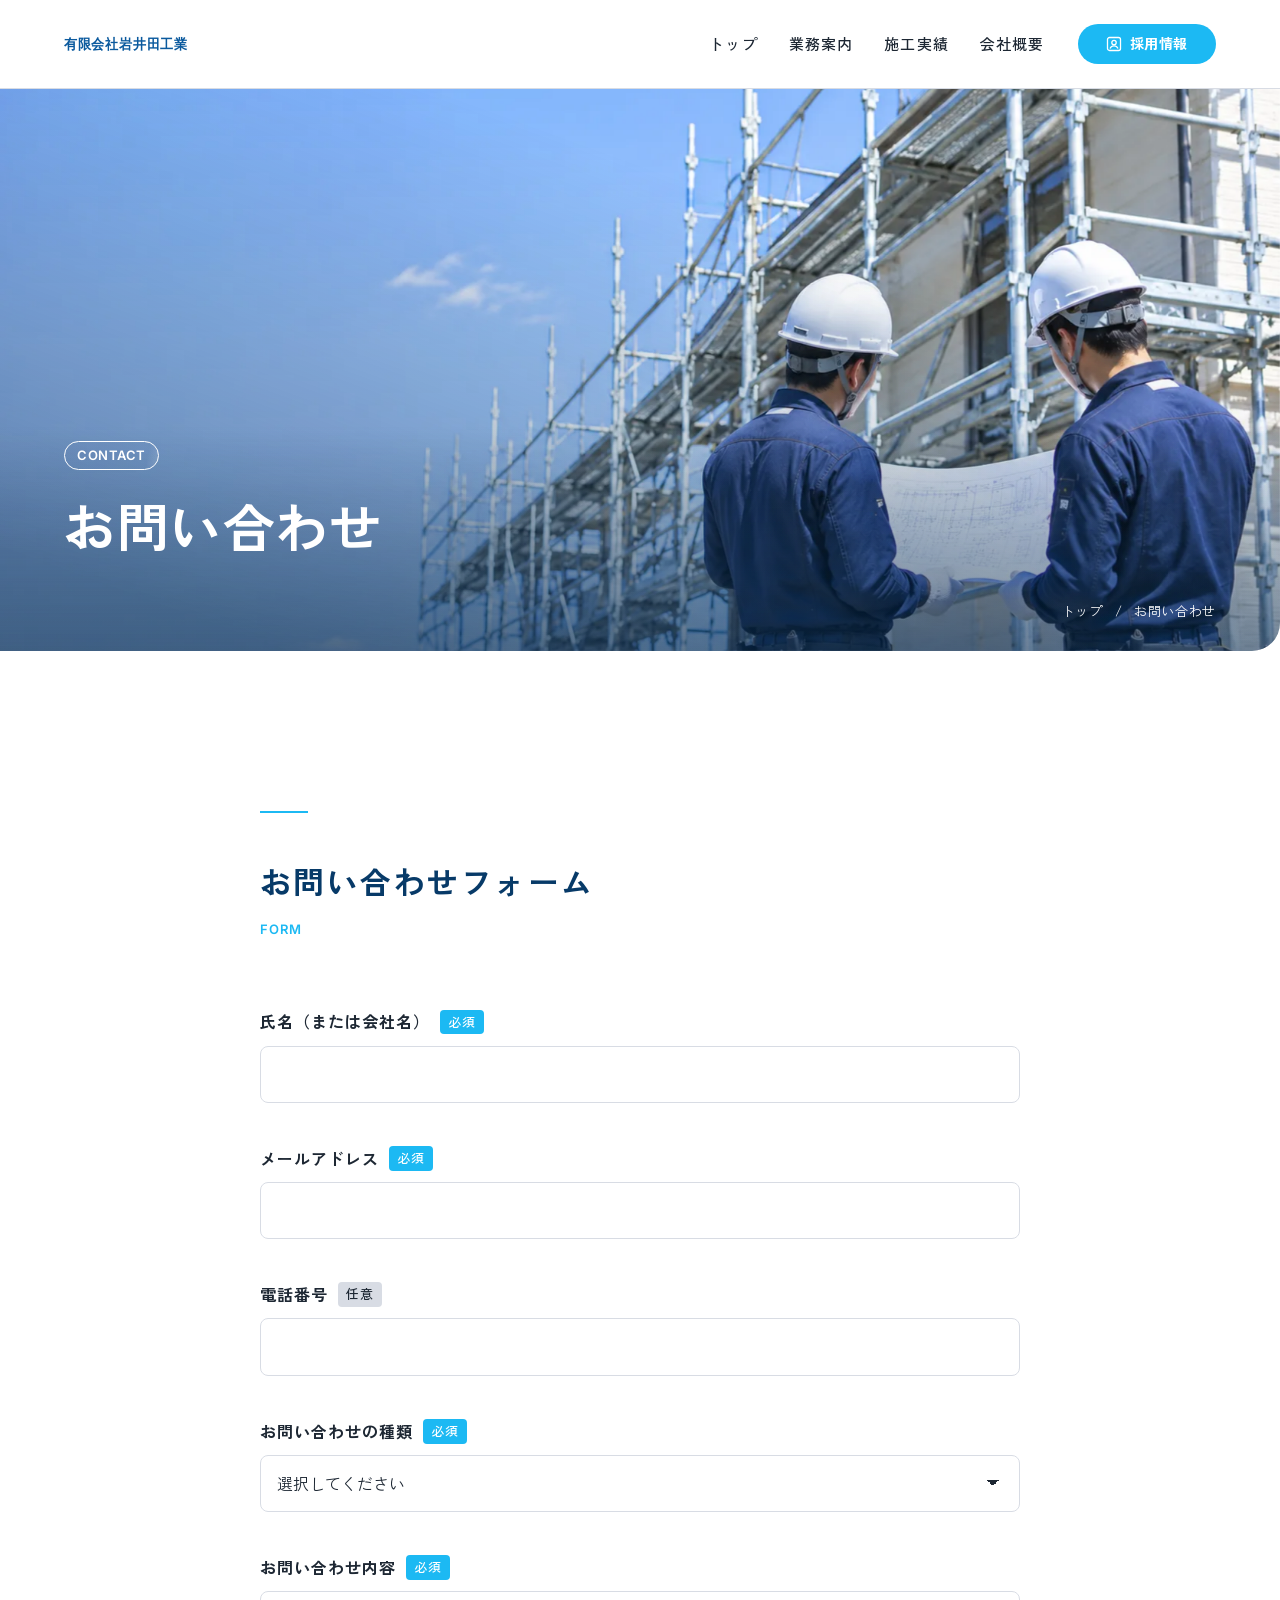
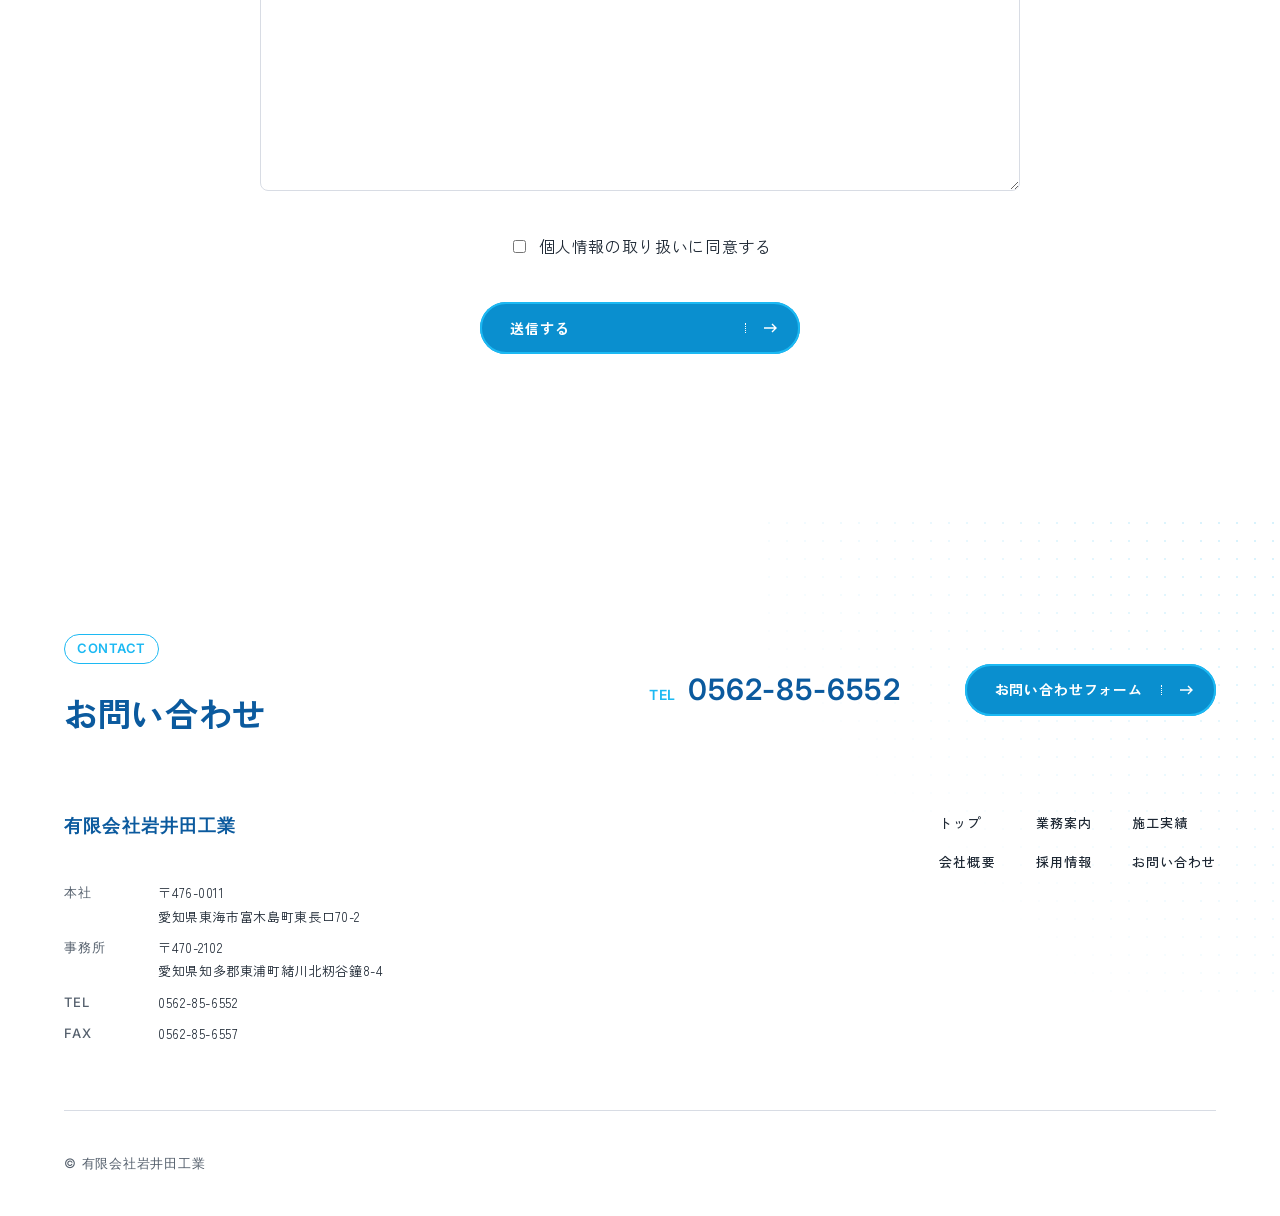
<file: contact/index.html>
<!doctype html>
<html lang="ja">
<head>
<meta charset="utf-8">
<meta name="viewport" content="width=device-width, initial-scale=1">
<meta name="robots" content="noindex, nofollow">
<meta name="generator" content="SPINOVA HP kit v1.0 master">
<title>お問い合わせ｜有限会社岩井田工業</title>
<meta name="description" content="有限会社岩井田工業へのお問い合わせはこちらのフォームから。TEL 0562-85-6552">
<meta property="og:type" content="article">
<meta property="og:site_name" content="有限会社岩井田工業">
<meta property="og:title" content="お問い合わせ｜有限会社岩井田工業">
<meta property="og:description" content="有限会社岩井田工業へのお問い合わせはこちらのフォームから。TEL 0562-85-6552">
<meta property="og:url" content="https://hse-inc.github.io/iwaida-hp/contact/">
<meta property="og:image" content="https://hse-inc.github.io/iwaida-hp/assets/ogp.jpg?v=20261124a">
<meta property="og:image:width" content="1200">
<meta property="og:image:height" content="630">
<meta name="twitter:card" content="summary_large_image">
<meta name="twitter:image" content="https://hse-inc.github.io/iwaida-hp/assets/ogp.jpg?v=20261124a">
<link rel="preconnect" href="https://fonts.googleapis.com">
<link rel="preconnect" href="https://fonts.gstatic.com" crossorigin>
<link href="https://fonts.googleapis.com/css2?family=Inter:wght@500;600;700&family=Oswald:wght@500&family=Zen+Kaku+Gothic+Antique:wght@400;500;700&display=swap" rel="stylesheet">
<link rel="icon" href="../assets/favicon.ico?v=20261126133143" sizes="any">
<link rel="icon" href="../assets/favicon-32.png?v=20261126133143" type="image/png" sizes="32x32">
<link rel="apple-touch-icon" href="../assets/apple-touch-icon.png?v=20261126133143">
<link rel="stylesheet" href="../tokens.css?v=20261126133143">
<link rel="stylesheet" href="../base.css?v=20261126133143">
<link rel="stylesheet" href="../style.css?v=20261126133143">
</head>
<body class="is-sub is-sub--contact">

<header class="header">
  <a class="logo" href="../" aria-label="有限会社岩井田工業 トップへ">
    <img class="logo__w" src="../assets/logo_w.svg?v=20261126133143" alt="" width="460" height="60">
    <img class="logo__c" src="../assets/logo.svg?v=20261126133143" alt="" width="460" height="60">
  </a>
  <nav class="nav" aria-label="メインメニュー">
    <ul class="nav__list">
      <li><a href="../">トップ</a></li>
      <li><a href="../service/">業務案内</a></li>
      <li><a href="../works/">施工実績</a></li>
      <li><a href="../company/">会社概要</a></li>
    </ul>
  </nav>
  <div class="header__acts">
    <a class="pill pill--recruit" href="https://iwaida-kogyo-recruit.com/saiyou/" target="_blank" rel="noopener"><svg class="pill__ic" viewBox="0 0 16 16" aria-hidden="true"><rect x="1.5" y="1.5" width="13" height="13" rx="2" fill="none" stroke="currentColor" stroke-width="1.3"/><circle cx="8" cy="6.5" r="2.2" fill="none" stroke="currentColor" stroke-width="1.3"/><path d="M4 12.5c.8-1.8 2.2-2.6 4-2.6s3.2.8 4 2.6" fill="none" stroke="currentColor" stroke-width="1.3"/></svg>採用情報</a>
    <button class="menu-btn" type="button" aria-expanded="false" aria-controls="drawer" aria-label="メニューを開く"><span></span><span></span></button>
  </div>
</header>

<div class="drawer" id="drawer">
  <ul class="drawer__list">
    <li style="--i:0"><a href="../"><span class="drawer__en" aria-hidden="true">TOP</span><span class="drawer__ja">トップ</span></a></li>
    <li style="--i:1"><a href="../service/"><span class="drawer__en" aria-hidden="true">WORK</span><span class="drawer__ja">業務案内</span></a></li>
    <li style="--i:2"><a href="../works/"><span class="drawer__en" aria-hidden="true">ACHIEVEMENTS</span><span class="drawer__ja">施工実績</span></a></li>
    <li style="--i:3"><a href="../company/"><span class="drawer__en" aria-hidden="true">COMPANY</span><span class="drawer__ja">会社概要</span></a></li>
    <li style="--i:4"><a href="https://iwaida-kogyo-recruit.com/saiyou/" target="_blank" rel="noopener"><span class="drawer__en" aria-hidden="true">RECRUIT</span><span class="drawer__ja">採用情報</span></a></li>
    <li style="--i:5"><a href="../contact/" aria-current="page"><span class="drawer__en" aria-hidden="true">CONTACT</span><span class="drawer__ja">お問い合わせ</span></a></li>
  </ul>
  <a class="drawer__tel" href="tel:0562856552" style="--i:6"><span class="drawer__tel-label">お電話でのお問い合わせ</span><span class="drawer__tel-num nb">0562-85-6552</span></a>
</div>

<div class="progress" aria-hidden="true"><span></span></div>
<span class="cursor" aria-hidden="true"></span>
<main>
    <section class="sh">
    <div class="sh__panel">
      <img class="sh__img" data-bleed src="../assets/sub-contact.webp?v=20261126133143" alt="" width="1600" height="900">
      <div class="sh__in wrap" data-on-photo>
        <p class="lbl lbl--w rv" aria-hidden="true">CONTACT</p>
        <h1 class="sh__ttl rv">お問い合わせ</h1>
      </div>
      <ol class="crumb sh__crumb" data-on-photo><li><a href="../">トップ</a></li><li>お問い合わせ</li></ol>
    </div>
  </section>

  <section class="sec ct-sec">
    <div class="wrap ct">
      <div class="ttl2 rv"><h2 class="ttl2__ja">お問い合わせフォーム</h2><p class="ttl2__en" aria-hidden="true">FORM</p></div>
      <form class="form ct__form rv" data-todo>
        <label class="field"><span class="field__label">氏名（または会社名）<span class="field__req">必須</span></span><input class="field__input" type="text" name="your-name" autocomplete="name" required></label>
        <label class="field"><span class="field__label">メールアドレス<span class="field__req">必須</span></span><input class="field__input" type="email" name="your-email" autocomplete="email" required></label>
        <label class="field"><span class="field__label">電話番号<span class="field__opt">任意</span></span><input class="field__input" type="tel" name="your-tel" autocomplete="tel"></label>
        <label class="field"><span class="field__label">お問い合わせの種類<span class="field__req">必須</span></span>
          <select class="field__input" name="inquiry-type" required><option value="">選択してください</option><option>サービスについて</option><option>お見積もりについて</option><option>採用について</option><option data-todo>取材・広報・協業に関するお問い合わ</option><option>その他</option></select></label>
        <label class="field"><span class="field__label">お問い合わせ内容<span class="field__req">必須</span></span><textarea class="field__input" name="your-message" required></textarea></label>
        <label class="form__agree"><input type="checkbox" name="agree" required>個人情報の取り扱いに同意する</label>
        <button class="pbtn form__send" type="submit"><span>送信する</span><span class="pbtn__arw"><svg viewBox="0 0 14 10" aria-hidden="true"><path d="M0 5h12M8 1l4 4-4 4" fill="none" stroke="currentColor" stroke-width="1.4"/></svg></span></button>
      </form>
    </div>
  </section>

</main>

<footer class="footer">
  <div class="footer__dots" aria-hidden="true"></div>
  <div class="wrap footer__contact">
    <div>
      <p class="lbl" aria-hidden="true">CONTACT</p>
      <p class="footer__ct">お問い合わせ</p>
    </div>
    <a class="footer__tel" href="tel:0562856552"><span class="footer__tel-l">TEL</span><span class="nb">0562-85-6552</span></a>
    <a class="pbtn" href="../contact/"><span>お問い合わせフォーム</span><span class="pbtn__arw"><svg viewBox="0 0 14 10" aria-hidden="true"><path d="M0 5h12M8 1l4 4-4 4" fill="none" stroke="currentColor" stroke-width="1.4"/></svg></span></a>
  </div>
  <div class="wrap footer__top">
    <div class="footer__co">
      <a class="footer__logo" href="../" aria-label="有限会社岩井田工業 トップへ"><img src="../assets/logo.svg?v=20261126133143" alt="" width="460" height="60" loading="lazy"></a>
      <dl class="footer__info">
        <dt>本社</dt><dd><span class="nb">〒476-0011</span><br>愛知県東海市<wbr>富木島町<wbr>東長口70-2</dd>
        <dt>事務所</dt><dd><span class="nb">〒470-2102</span><br>愛知県知多郡<wbr>東浦町<wbr>緒川北籾谷鐘8-4</dd>
        <dt>TEL</dt><dd><a class="nb" href="tel:0562856552">0562-85-6552</a></dd>
        <dt>FAX</dt><dd><span class="nb">0562-85-6557</span></dd>
      </dl>
    </div>
    <ul class="footer__nav">
      <li><a href="../">トップ</a></li>
      <li><a href="../service/">業務案内</a></li>
      <li><a href="../works/">施工実績</a></li>
      <li><a href="../company/">会社概要</a></li>
      <li><a href="https://iwaida-kogyo-recruit.com/saiyou/" target="_blank" rel="noopener">採用情報</a></li>
      <li><a href="../contact/">お問い合わせ</a></li>
    </ul>
  </div>
  <p class="wrap footer__copy">© 有限会社岩井田工業</p>
</footer>

<script src="../site.js?v=20261126133143"></script>
</body>
</html>
</file>
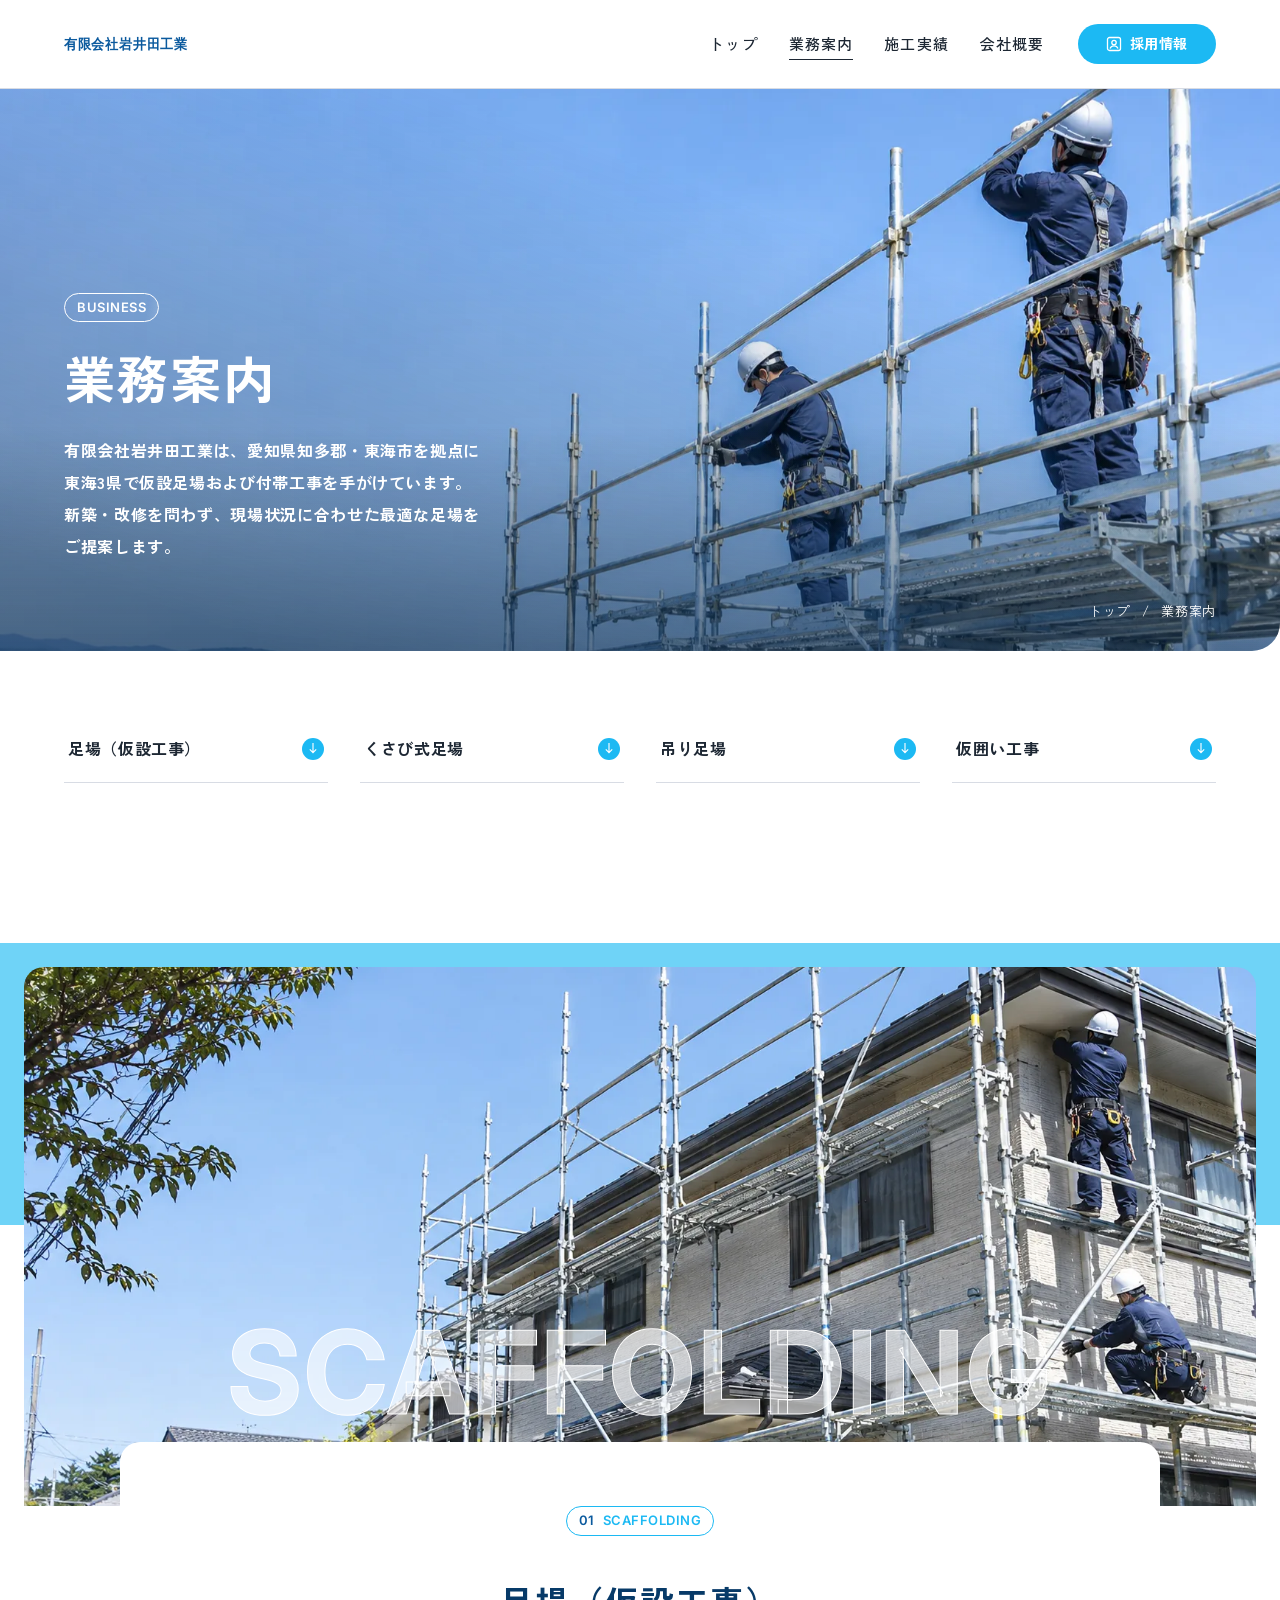
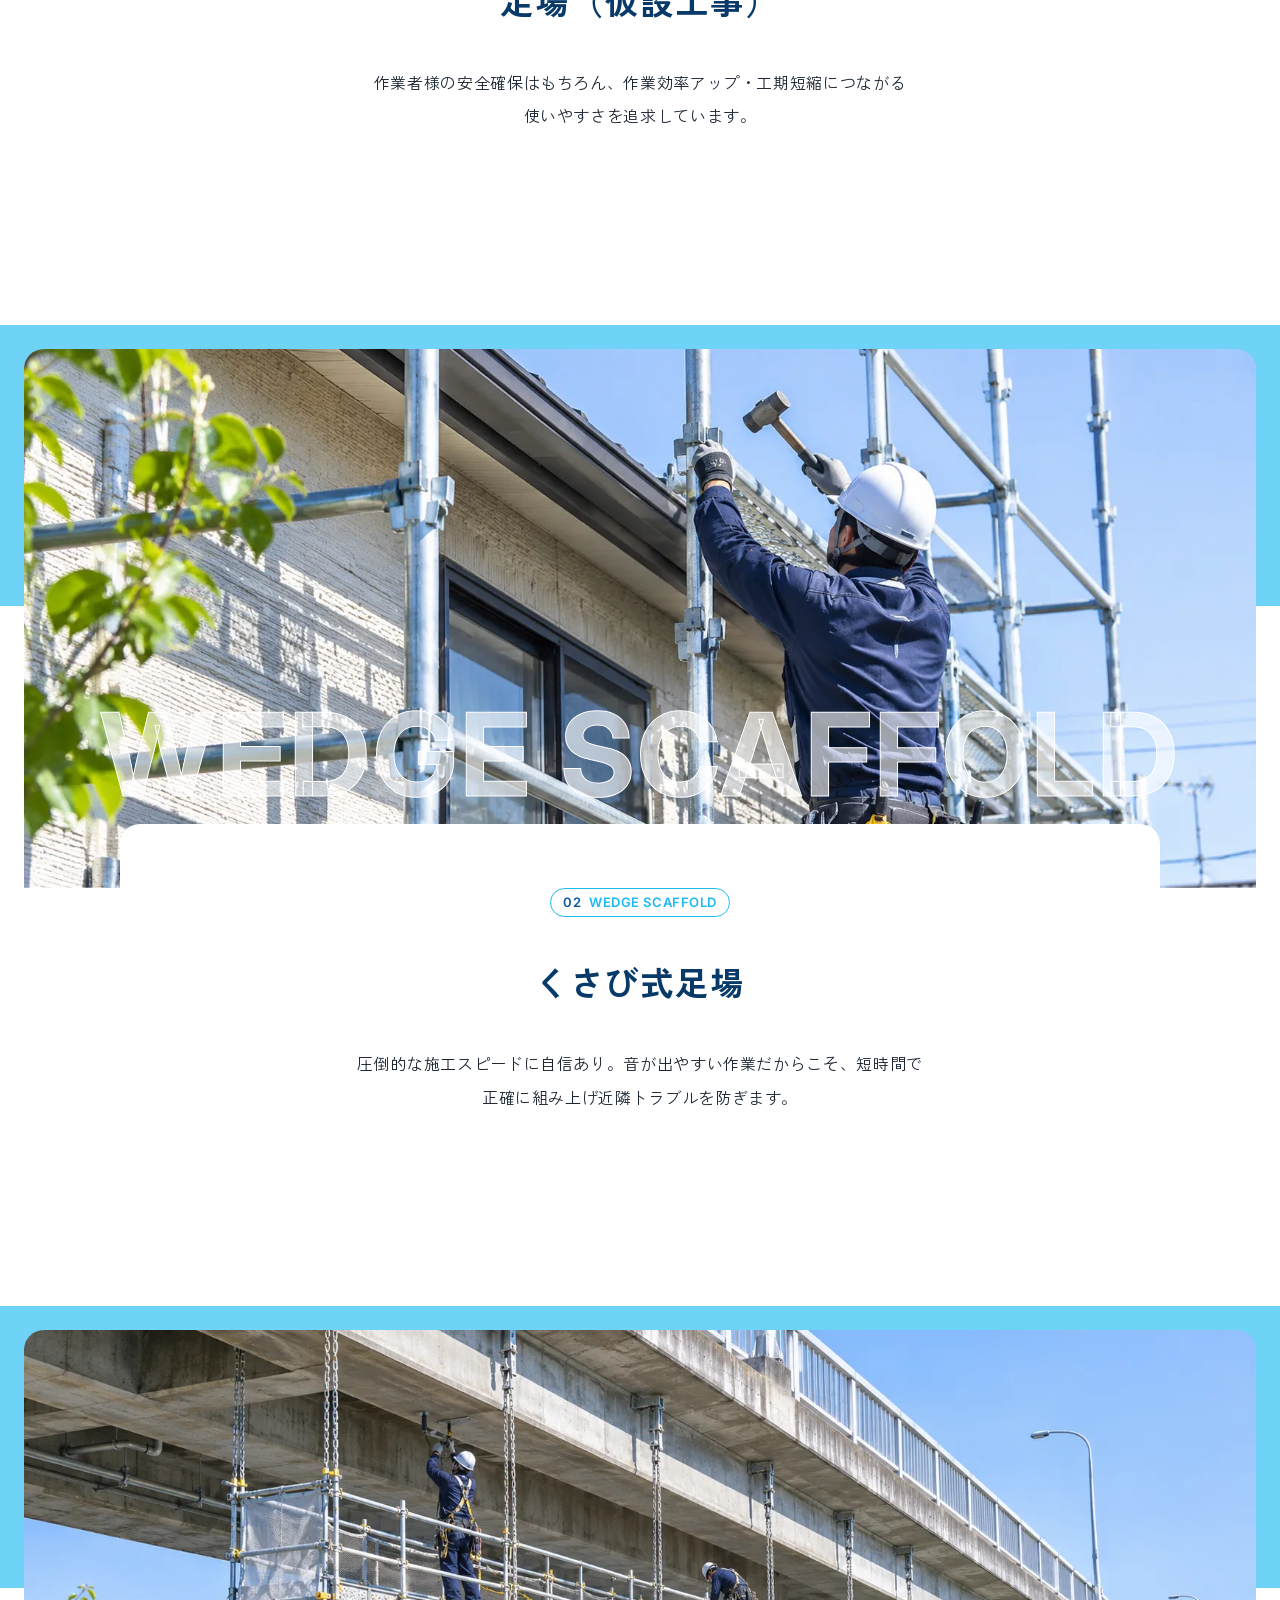
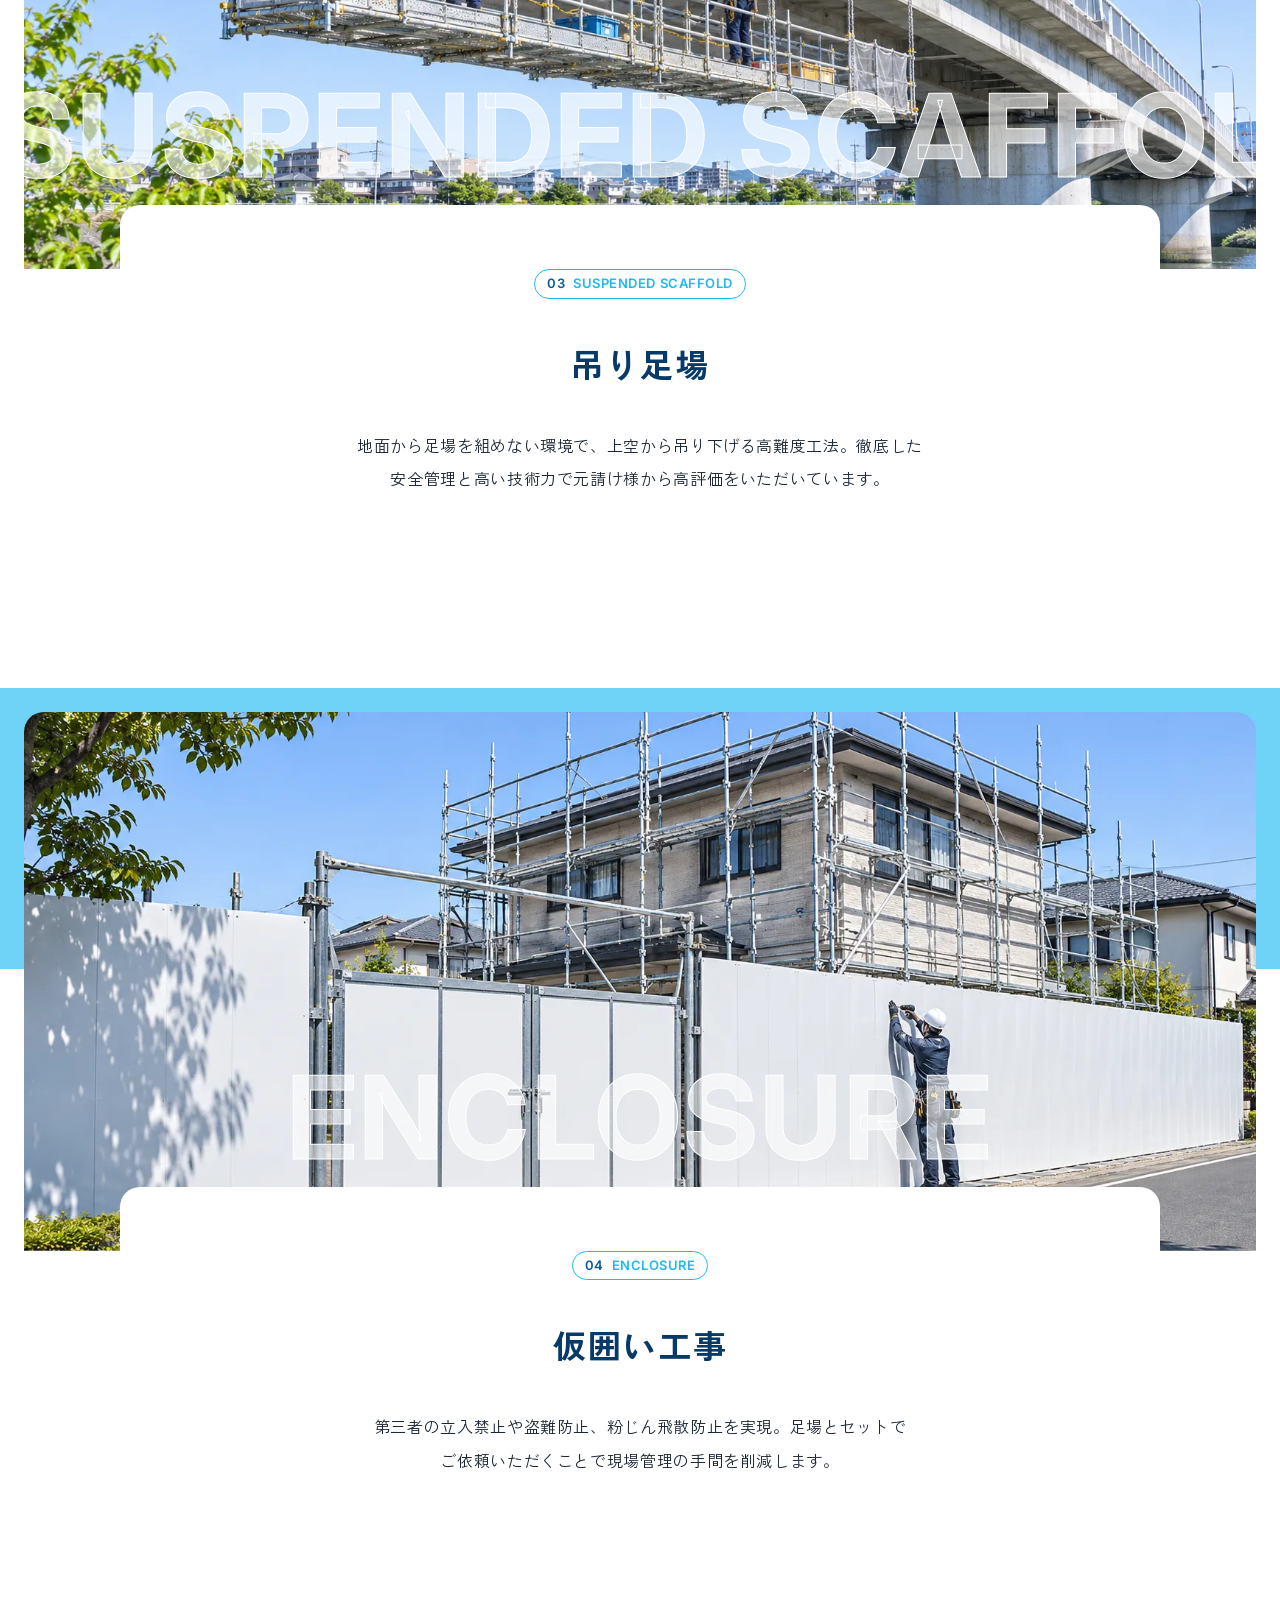
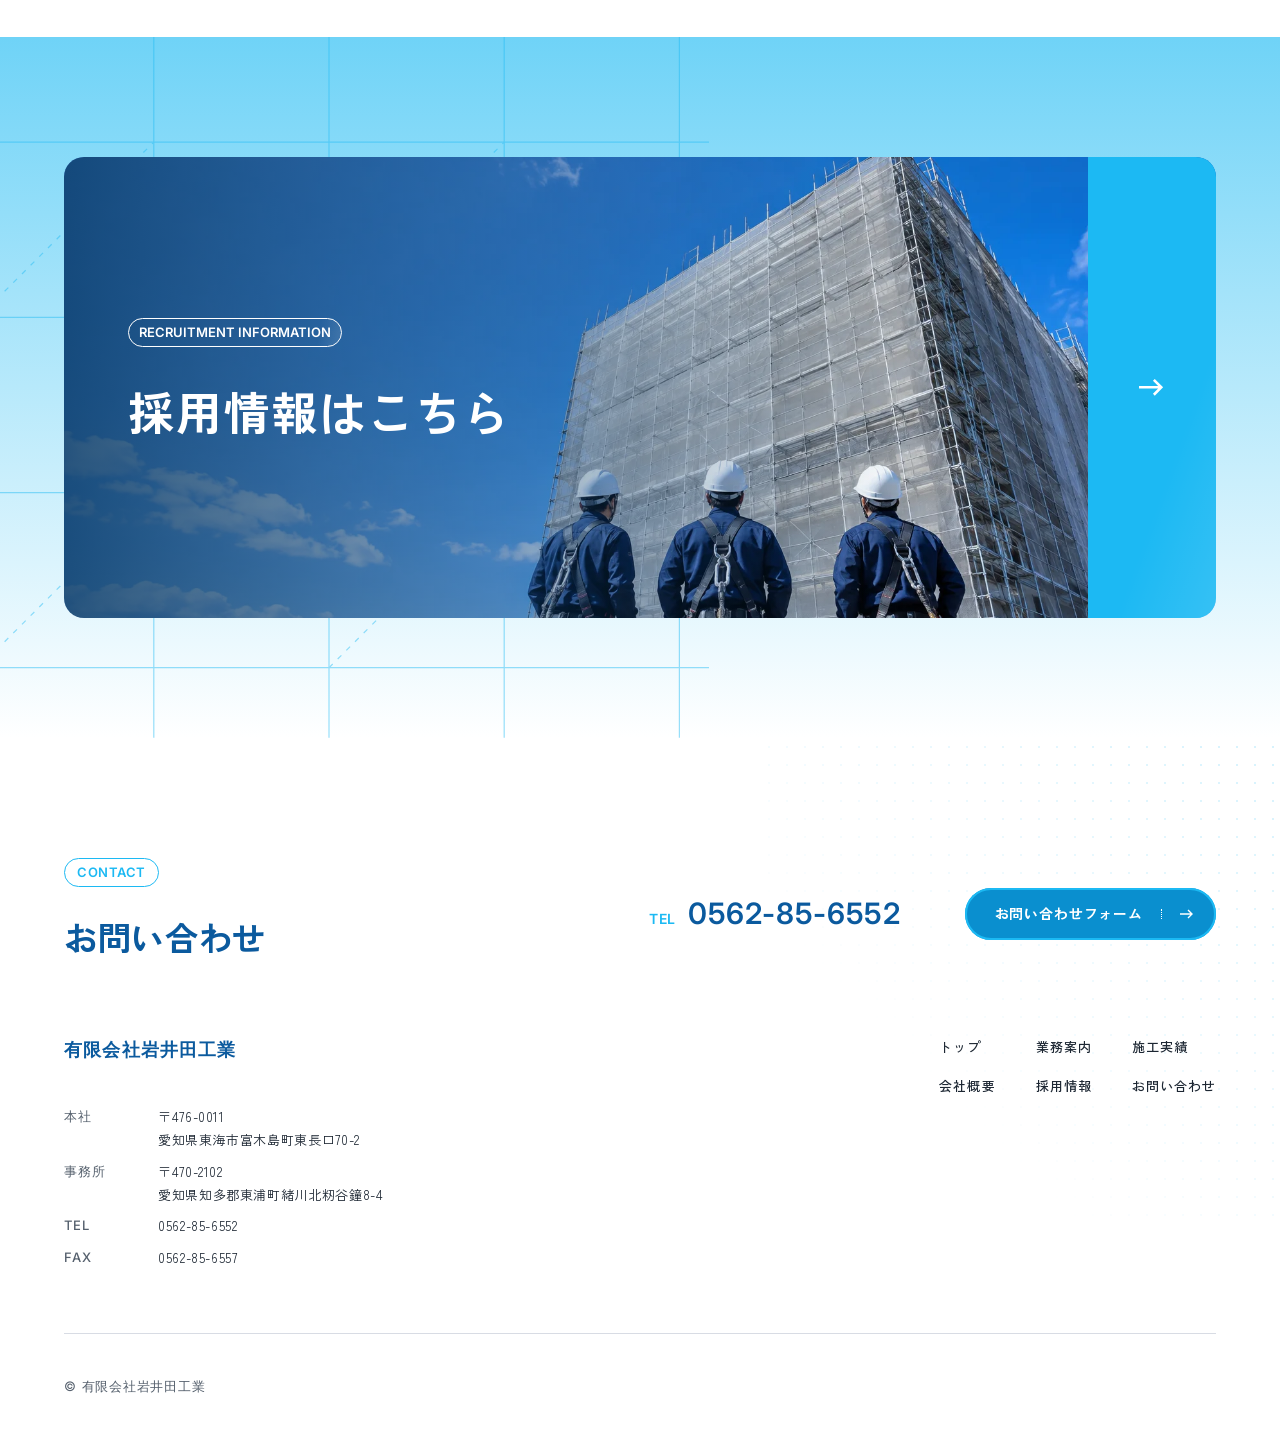
<file: service/index.html>
<!doctype html>
<html lang="ja">
<head>
<meta charset="utf-8">
<meta name="viewport" content="width=device-width, initial-scale=1">
<meta name="robots" content="noindex, nofollow">
<meta name="generator" content="SPINOVA HP kit v1.0 master">
<title>業務案内｜有限会社岩井田工業</title>
<meta name="description" content="有限会社岩井田工業は、愛知県知多郡・東海市を拠点に東海3県で仮設足場および付帯工事を手がけています。">
<meta property="og:type" content="article">
<meta property="og:site_name" content="有限会社岩井田工業">
<meta property="og:title" content="業務案内｜有限会社岩井田工業">
<meta property="og:description" content="有限会社岩井田工業は、愛知県知多郡・東海市を拠点に東海3県で仮設足場および付帯工事を手がけています。">
<meta property="og:url" content="https://hse-inc.github.io/iwaida-hp/service/">
<meta property="og:image" content="https://hse-inc.github.io/iwaida-hp/assets/ogp.jpg?v=20261124a">
<meta property="og:image:width" content="1200">
<meta property="og:image:height" content="630">
<meta name="twitter:card" content="summary_large_image">
<meta name="twitter:image" content="https://hse-inc.github.io/iwaida-hp/assets/ogp.jpg?v=20261124a">
<link rel="preconnect" href="https://fonts.googleapis.com">
<link rel="preconnect" href="https://fonts.gstatic.com" crossorigin>
<link href="https://fonts.googleapis.com/css2?family=Inter:wght@500;600;700&family=Oswald:wght@500&family=Zen+Kaku+Gothic+Antique:wght@400;500;700&display=swap" rel="stylesheet">
<link rel="icon" href="../assets/favicon.ico?v=20261126133143" sizes="any">
<link rel="icon" href="../assets/favicon-32.png?v=20261126133143" type="image/png" sizes="32x32">
<link rel="apple-touch-icon" href="../assets/apple-touch-icon.png?v=20261126133143">
<link rel="stylesheet" href="../tokens.css?v=20261126133143">
<link rel="stylesheet" href="../base.css?v=20261126133143">
<link rel="stylesheet" href="../style.css?v=20261126133143">
</head>
<body class="is-sub is-sub--service">

<header class="header">
  <a class="logo" href="../" aria-label="有限会社岩井田工業 トップへ">
    <img class="logo__w" src="../assets/logo_w.svg?v=20261126133143" alt="" width="460" height="60">
    <img class="logo__c" src="../assets/logo.svg?v=20261126133143" alt="" width="460" height="60">
  </a>
  <nav class="nav" aria-label="メインメニュー">
    <ul class="nav__list">
      <li><a href="../">トップ</a></li>
      <li><a href="../service/" aria-current="page">業務案内</a></li>
      <li><a href="../works/">施工実績</a></li>
      <li><a href="../company/">会社概要</a></li>
    </ul>
  </nav>
  <div class="header__acts">
    <a class="pill pill--recruit" href="https://iwaida-kogyo-recruit.com/saiyou/" target="_blank" rel="noopener"><svg class="pill__ic" viewBox="0 0 16 16" aria-hidden="true"><rect x="1.5" y="1.5" width="13" height="13" rx="2" fill="none" stroke="currentColor" stroke-width="1.3"/><circle cx="8" cy="6.5" r="2.2" fill="none" stroke="currentColor" stroke-width="1.3"/><path d="M4 12.5c.8-1.8 2.2-2.6 4-2.6s3.2.8 4 2.6" fill="none" stroke="currentColor" stroke-width="1.3"/></svg>採用情報</a>
    <button class="menu-btn" type="button" aria-expanded="false" aria-controls="drawer" aria-label="メニューを開く"><span></span><span></span></button>
  </div>
</header>

<div class="drawer" id="drawer">
  <ul class="drawer__list">
    <li style="--i:0"><a href="../"><span class="drawer__en" aria-hidden="true">TOP</span><span class="drawer__ja">トップ</span></a></li>
    <li style="--i:1"><a href="../service/" aria-current="page"><span class="drawer__en" aria-hidden="true">WORK</span><span class="drawer__ja">業務案内</span></a></li>
    <li style="--i:2"><a href="../works/"><span class="drawer__en" aria-hidden="true">ACHIEVEMENTS</span><span class="drawer__ja">施工実績</span></a></li>
    <li style="--i:3"><a href="../company/"><span class="drawer__en" aria-hidden="true">COMPANY</span><span class="drawer__ja">会社概要</span></a></li>
    <li style="--i:4"><a href="https://iwaida-kogyo-recruit.com/saiyou/" target="_blank" rel="noopener"><span class="drawer__en" aria-hidden="true">RECRUIT</span><span class="drawer__ja">採用情報</span></a></li>
    <li style="--i:5"><a href="../contact/"><span class="drawer__en" aria-hidden="true">CONTACT</span><span class="drawer__ja">お問い合わせ</span></a></li>
  </ul>
  <a class="drawer__tel" href="tel:0562856552" style="--i:6"><span class="drawer__tel-label">お電話でのお問い合わせ</span><span class="drawer__tel-num nb">0562-85-6552</span></a>
</div>

<div class="progress" aria-hidden="true"><span></span></div>
<span class="cursor" aria-hidden="true"></span>
<main>
    <section class="sh">
    <div class="sh__panel">
      <img class="sh__img" data-bleed src="../assets/sub-service.webp?v=20261126133143" alt="" width="1600" height="900">
      <div class="sh__in wrap" data-on-photo>
        <p class="lbl lbl--w rv" aria-hidden="true">BUSINESS</p>
        <h1 class="sh__ttl rv">業務案内</h1>
        <p class="sh__lead rv">有限会社<wbr>岩井田工業は、<wbr>愛知県<wbr>知多郡・<wbr>東海市を<wbr>拠点に<wbr>東海3県で<wbr>仮設足場<wbr>および<wbr>付帯工事を<wbr>手がけています。<br>新築・改修を<wbr>問わず、<wbr>現場状況に<wbr>合わせた<wbr>最適な<wbr>足場を<wbr>ご提案します。</p>
      </div>
      <ol class="crumb sh__crumb" data-on-photo><li><a href="../">トップ</a></li><li>業務案内</li></ol>
    </div>
  </section>
  <nav class="anc wrap" aria-label="ページ内の目次"><ul class="anc__list rv"><li><a class="anc__a" href="#scaffold"><span>足場（仮設工事）</span><span class="anc__ic"><svg viewBox="0 0 10 14" aria-hidden="true"><path d="M5 0v12M1 8l4 4 4-4" fill="none" stroke="currentColor" stroke-width="1.4"/></svg></span></a></li><li><a class="anc__a" href="#kusabi"><span>くさび式足場</span><span class="anc__ic"><svg viewBox="0 0 10 14" aria-hidden="true"><path d="M5 0v12M1 8l4 4 4-4" fill="none" stroke="currentColor" stroke-width="1.4"/></svg></span></a></li><li><a class="anc__a" href="#hanging"><span>吊り足場</span><span class="anc__ic"><svg viewBox="0 0 10 14" aria-hidden="true"><path d="M5 0v12M1 8l4 4 4-4" fill="none" stroke="currentColor" stroke-width="1.4"/></svg></span></a></li><li><a class="anc__a" href="#enclosure"><span>仮囲い工事</span><span class="anc__ic"><svg viewBox="0 0 10 14" aria-hidden="true"><path d="M5 0v12M1 8l4 4 4-4" fill="none" stroke="currentColor" stroke-width="1.4"/></svg></span></a></li></ul></nav>

  <section class="svc" id="scaffold">
    <div class="svc__band">
      <figure class="svc__photo rv"><img data-bleed src="../assets/svc-1.webp?v=20261126133143" alt="" width="1600" height="900" loading="eager" decoding="async"></figure>
      <p class="svc__wm rv" aria-hidden="true" data-bleed data-on-photo>SCAFFOLDING</p>
    </div>
    <div class="svc__card wrap">
      <p class="lbl rv" aria-hidden="true"><span class="svc__no">01</span>SCAFFOLDING</p>
      <h2 class="svc__ttl rv">足場（仮設工事）</h2>
      <p class="svc__txt rv">作業者様の<wbr>安全確保は<wbr>もちろん、<wbr>作業効率アップ・<wbr>工期短縮に<wbr>つながる<wbr>使いやすさを<wbr>追求しています。</p>
    </div>
  </section>

  <section class="svc" id="kusabi">
    <div class="svc__band">
      <figure class="svc__photo rv"><img data-bleed src="../assets/svc-2.webp?v=20261126133143" alt="" width="1600" height="900" loading="eager" decoding="async"></figure>
      <p class="svc__wm rv" aria-hidden="true" data-bleed data-on-photo>WEDGE SCAFFOLD</p>
    </div>
    <div class="svc__card wrap">
      <p class="lbl rv" aria-hidden="true"><span class="svc__no">02</span>WEDGE SCAFFOLD</p>
      <h2 class="svc__ttl rv">くさび式足場</h2>
      <p class="svc__txt rv">圧倒的な<wbr>施工スピードに<wbr>自信あり。<wbr>音が<wbr>出やすい<wbr>作業だからこそ、<wbr>短時間で<wbr>正確に<wbr>組み上げ<wbr>近隣トラブルを<wbr>防ぎます。</p>
    </div>
  </section>

  <section class="svc" id="hanging">
    <div class="svc__band">
      <figure class="svc__photo rv"><img data-bleed src="../assets/svc-3.webp?v=20261126133143" alt="" width="1600" height="900" loading="eager" decoding="async"></figure>
      <p class="svc__wm rv" aria-hidden="true" data-bleed data-on-photo>SUSPENDED SCAFFOLD</p>
    </div>
    <div class="svc__card wrap">
      <p class="lbl rv" aria-hidden="true"><span class="svc__no">03</span>SUSPENDED SCAFFOLD</p>
      <h2 class="svc__ttl rv">吊り足場</h2>
      <p class="svc__txt rv">地面から<wbr>足場を<wbr>組めない<wbr>環境で、<wbr>上空から<wbr>吊り下げる<wbr>高難度工法。<wbr>徹底した<wbr>安全管理と<wbr>高い<wbr>技術力で<wbr>元請け様から<wbr>高評価を<wbr>いただいています。</p>
    </div>
  </section>

  <section class="svc" id="enclosure">
    <div class="svc__band">
      <figure class="svc__photo rv"><img data-bleed src="../assets/svc-4.webp?v=20261126133143" alt="" width="1600" height="900" loading="eager" decoding="async"></figure>
      <p class="svc__wm rv" aria-hidden="true" data-bleed data-on-photo>ENCLOSURE</p>
    </div>
    <div class="svc__card wrap">
      <p class="lbl rv" aria-hidden="true"><span class="svc__no">04</span>ENCLOSURE</p>
      <h2 class="svc__ttl rv">仮囲い工事</h2>
      <p class="svc__txt rv">第三者の<wbr>立入禁止や<wbr>盗難防止、<wbr>粉じん<wbr>飛散防止を<wbr>実現。<wbr>足場と<wbr>セットで<wbr>ご依頼<wbr>いただくことで<wbr>現場管理の<wbr>手間を<wbr>削減します。</p>
    </div>
  </section>

    <div class="duo deco-sec" id="recruit">
    <svg data-bleed class="pipes pipes--duo" viewBox="0 0 880 800" aria-hidden="true" preserveAspectRatio="xMidYMid slice"><path d="M40 0V800"/><path d="M240 0V800"/><path d="M440 0V800"/><path d="M640 0V800"/><path d="M840 0V800"/><path d="M0 120H880"/><path d="M0 320H880"/><path d="M0 520H880"/><path d="M0 720H880"/><path class="brace" d="M40 320L240 120"/><path class="brace" d="M240 520L440 320"/><path class="brace" d="M440 320L640 120"/><path class="brace" d="M640 520L840 320"/><path class="brace" d="M40 720L240 520"/><path class="brace" d="M440 720L640 520"/></svg>
    <a class="rec-band" href="https://iwaida-kogyo-recruit.com/saiyou/" target="_blank" rel="noopener">
      <span class="rec-band__shine" aria-hidden="true"></span><span class="rec-band__photo"><img src="../assets/recruit.webp?v=20261126133143" alt="" width="1792" height="768" loading="lazy"></span>
      <span class="rec-band__in" data-on-photo>
        <span class="lbl lbl--w" aria-hidden="true">RECRUITMENT INFORMATION</span>
        <span class="rec-band__ttl">採用情報はこちら</span>
      </span>
      <span class="rec-band__arw"><svg viewBox="0 0 14 10" aria-hidden="true"><path d="M0 5h12M8 1l4 4-4 4" fill="none" stroke="currentColor" stroke-width="1.4"/></svg></span>
    </a>
  </div>
  
</main>

<footer class="footer">
  <div class="footer__dots" aria-hidden="true"></div>
  <div class="wrap footer__contact">
    <div>
      <p class="lbl" aria-hidden="true">CONTACT</p>
      <p class="footer__ct">お問い合わせ</p>
    </div>
    <a class="footer__tel" href="tel:0562856552"><span class="footer__tel-l">TEL</span><span class="nb">0562-85-6552</span></a>
    <a class="pbtn" href="../contact/"><span>お問い合わせフォーム</span><span class="pbtn__arw"><svg viewBox="0 0 14 10" aria-hidden="true"><path d="M0 5h12M8 1l4 4-4 4" fill="none" stroke="currentColor" stroke-width="1.4"/></svg></span></a>
  </div>
  <div class="wrap footer__top">
    <div class="footer__co">
      <a class="footer__logo" href="../" aria-label="有限会社岩井田工業 トップへ"><img src="../assets/logo.svg?v=20261126133143" alt="" width="460" height="60" loading="lazy"></a>
      <dl class="footer__info">
        <dt>本社</dt><dd><span class="nb">〒476-0011</span><br>愛知県東海市<wbr>富木島町<wbr>東長口70-2</dd>
        <dt>事務所</dt><dd><span class="nb">〒470-2102</span><br>愛知県知多郡<wbr>東浦町<wbr>緒川北籾谷鐘8-4</dd>
        <dt>TEL</dt><dd><a class="nb" href="tel:0562856552">0562-85-6552</a></dd>
        <dt>FAX</dt><dd><span class="nb">0562-85-6557</span></dd>
      </dl>
    </div>
    <ul class="footer__nav">
      <li><a href="../">トップ</a></li>
      <li><a href="../service/">業務案内</a></li>
      <li><a href="../works/">施工実績</a></li>
      <li><a href="../company/">会社概要</a></li>
      <li><a href="https://iwaida-kogyo-recruit.com/saiyou/" target="_blank" rel="noopener">採用情報</a></li>
      <li><a href="../contact/">お問い合わせ</a></li>
    </ul>
  </div>
  <p class="wrap footer__copy">© 有限会社岩井田工業</p>
</footer>

<script src="../site.js?v=20261126133143"></script>
</body>
</html>
</file>
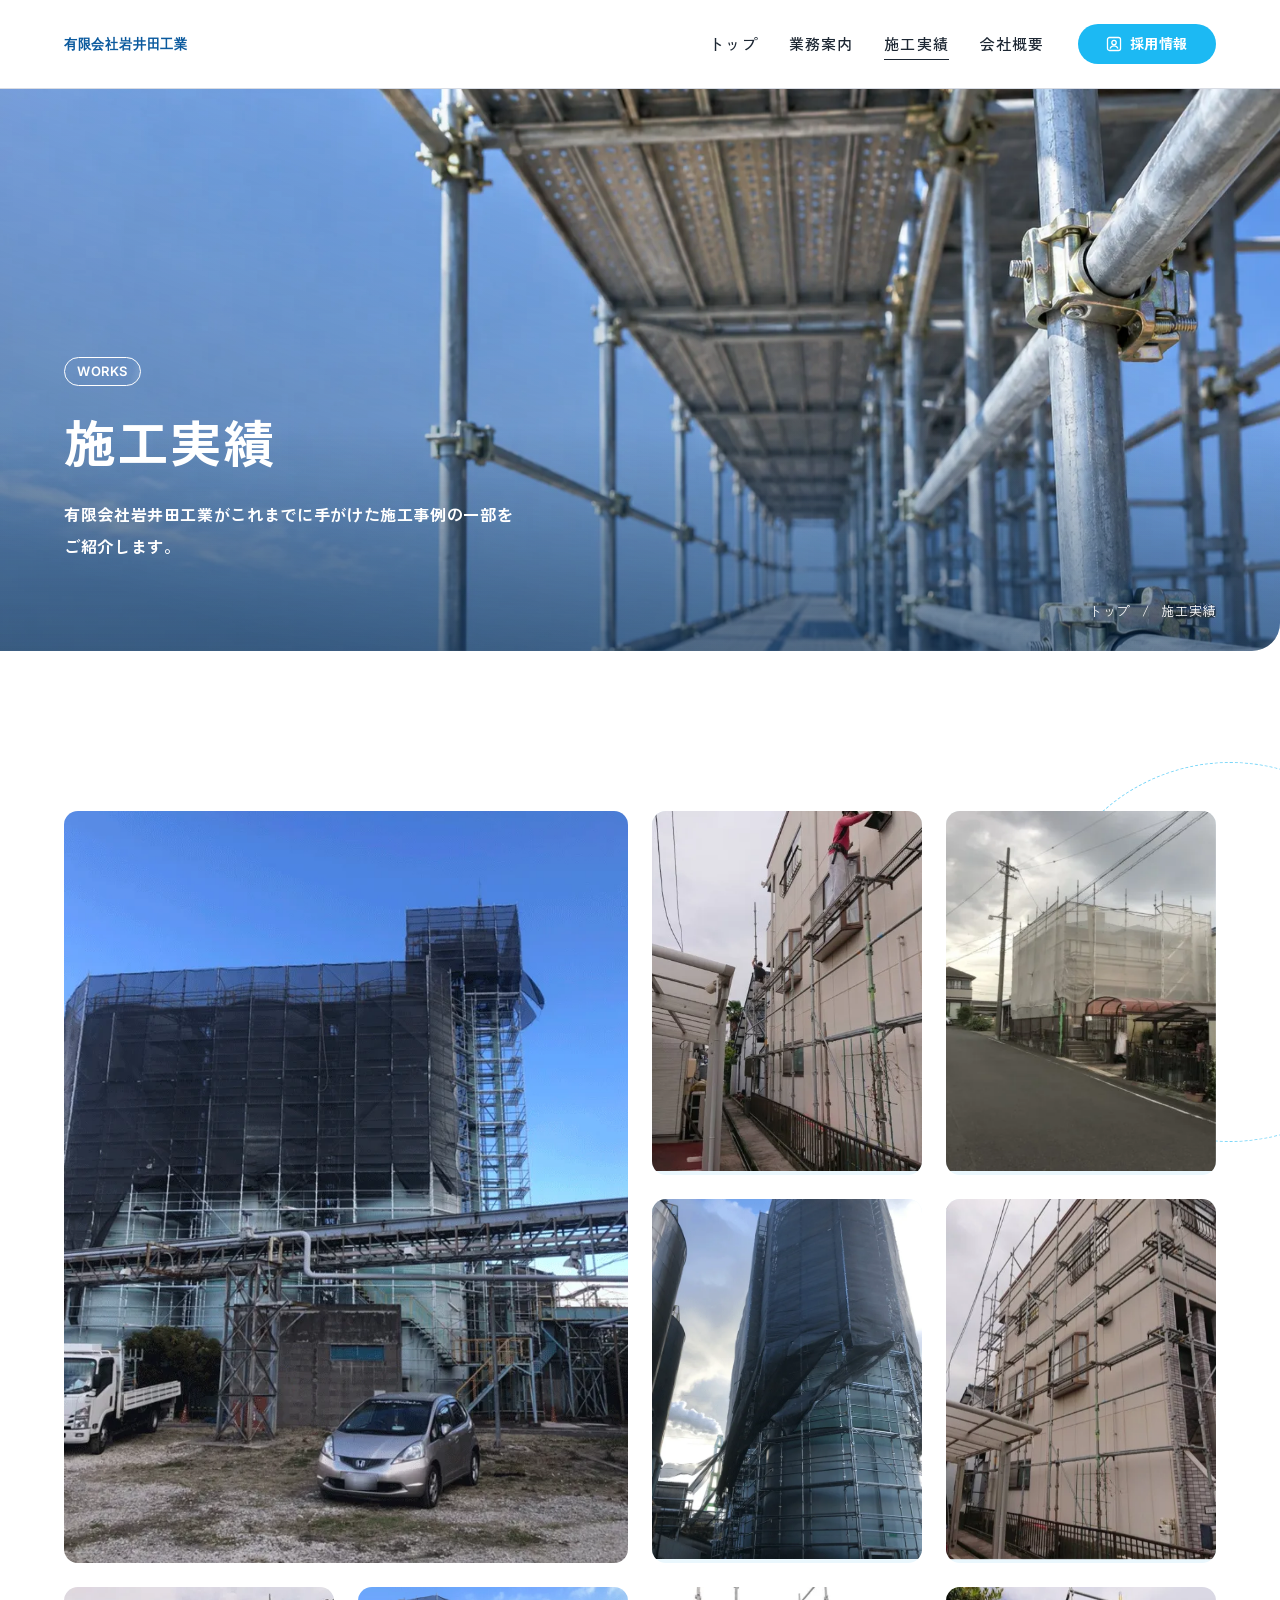
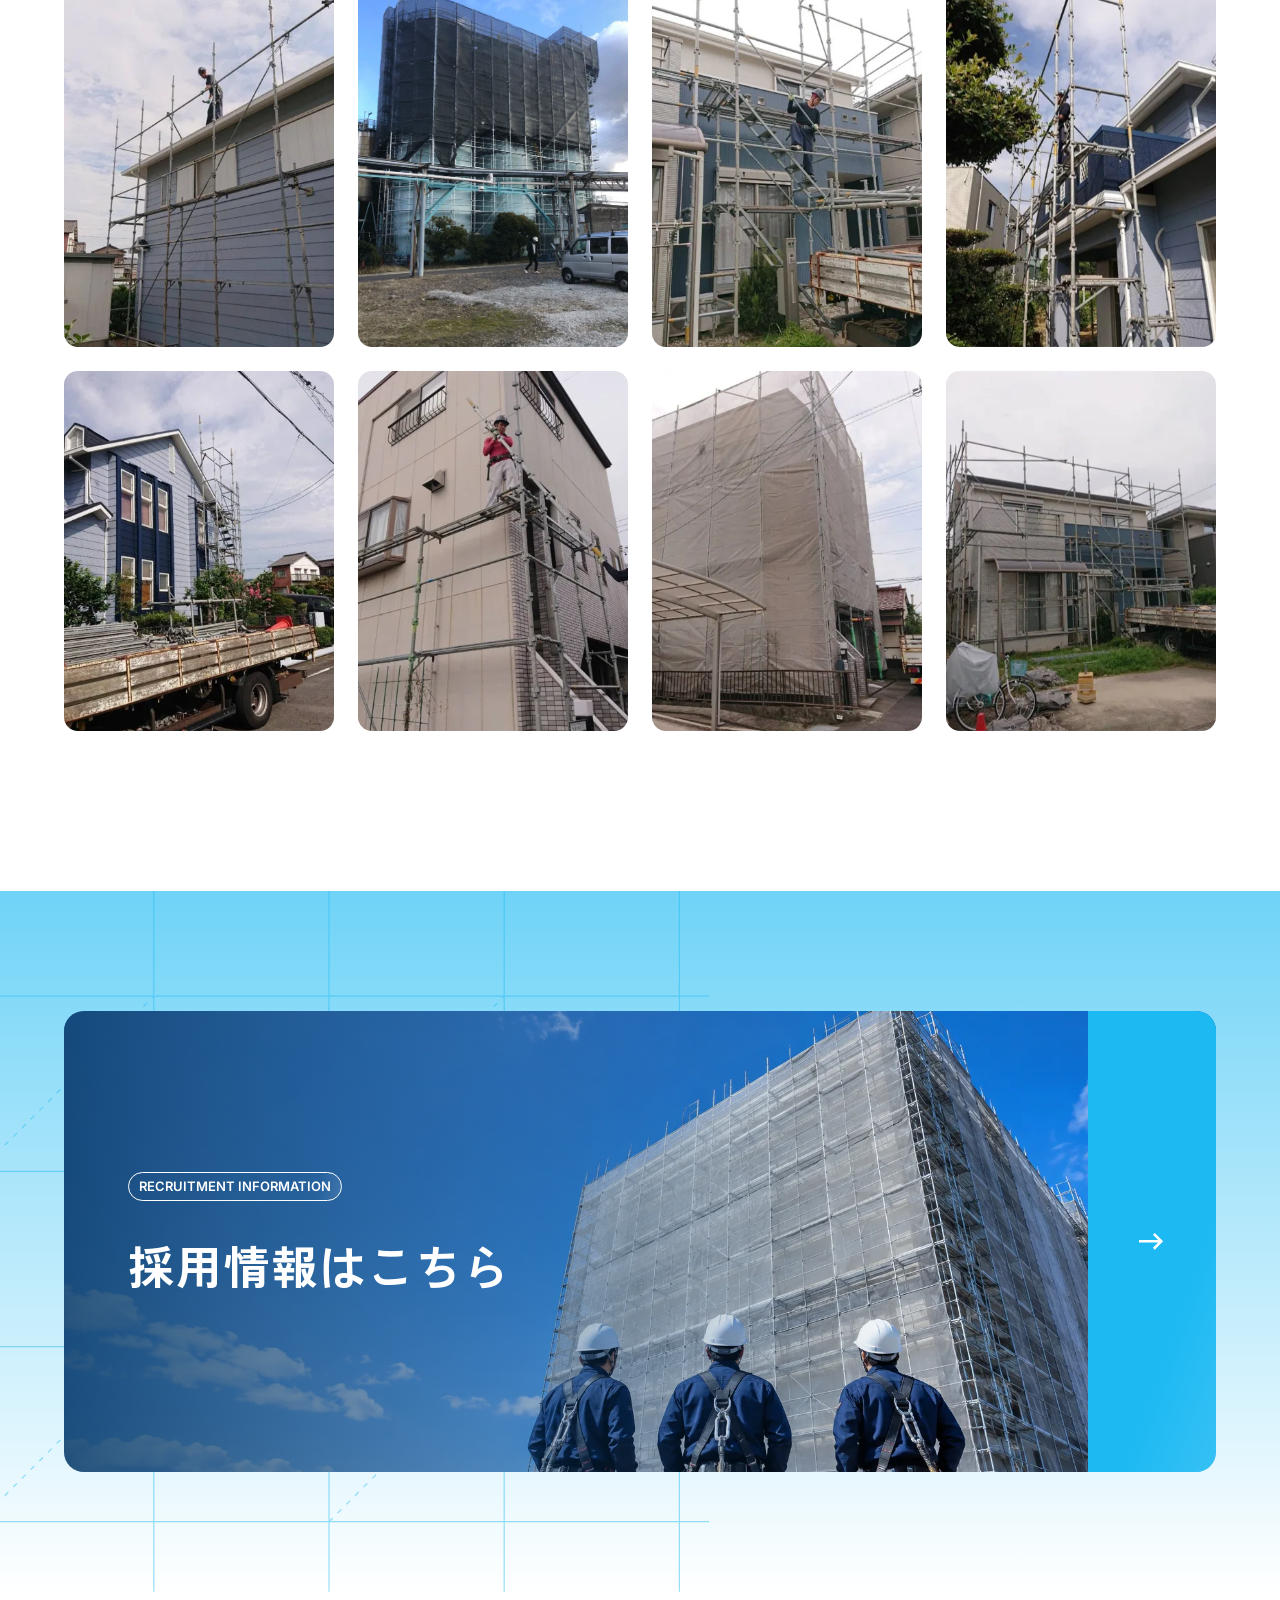
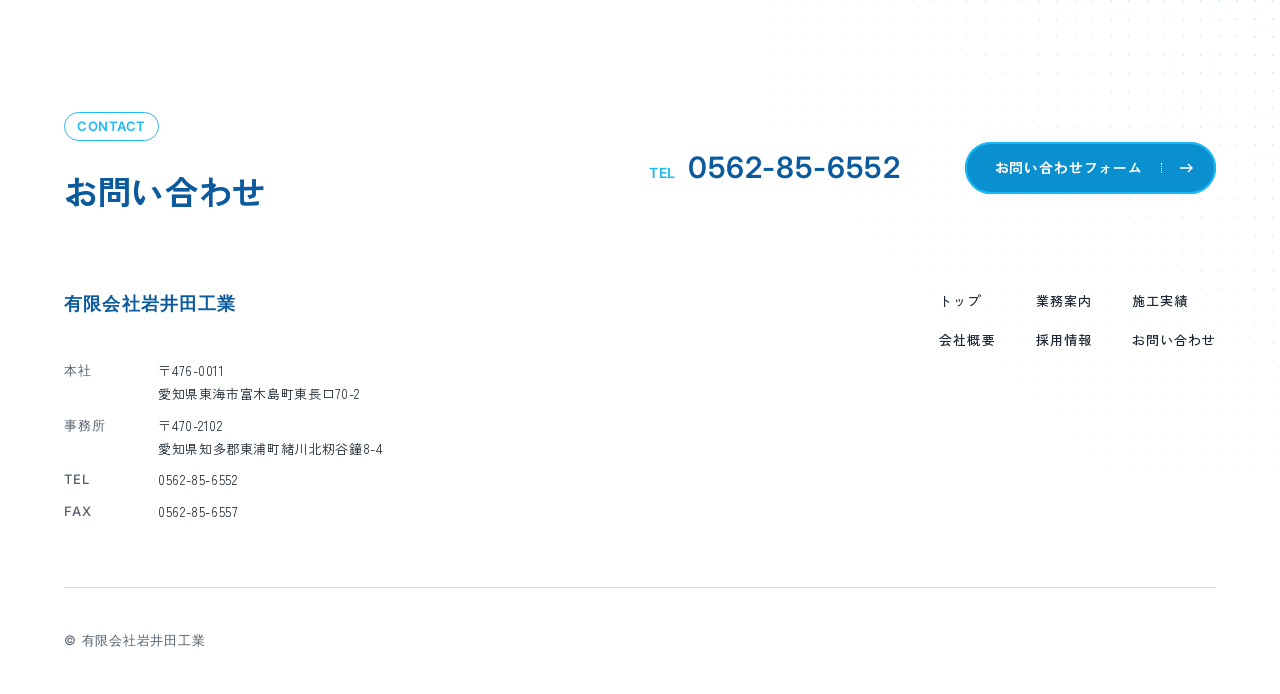
<file: works/index.html>
<!doctype html>
<html lang="ja">
<head>
<meta charset="utf-8">
<meta name="viewport" content="width=device-width, initial-scale=1">
<meta name="robots" content="noindex, nofollow">
<meta name="generator" content="SPINOVA HP kit v1.0 master">
<title>施工実績｜有限会社岩井田工業</title>
<meta name="description" content="有限会社岩井田工業がこれまでに手がけた施工事例の一部をご紹介します。">
<meta property="og:type" content="article">
<meta property="og:site_name" content="有限会社岩井田工業">
<meta property="og:title" content="施工実績｜有限会社岩井田工業">
<meta property="og:description" content="有限会社岩井田工業がこれまでに手がけた施工事例の一部をご紹介します。">
<meta property="og:url" content="https://hse-inc.github.io/iwaida-hp/works/">
<meta property="og:image" content="https://hse-inc.github.io/iwaida-hp/assets/ogp.jpg?v=20261124a">
<meta property="og:image:width" content="1200">
<meta property="og:image:height" content="630">
<meta name="twitter:card" content="summary_large_image">
<meta name="twitter:image" content="https://hse-inc.github.io/iwaida-hp/assets/ogp.jpg?v=20261124a">
<link rel="preconnect" href="https://fonts.googleapis.com">
<link rel="preconnect" href="https://fonts.gstatic.com" crossorigin>
<link href="https://fonts.googleapis.com/css2?family=Inter:wght@500;600;700&family=Oswald:wght@500&family=Zen+Kaku+Gothic+Antique:wght@400;500;700&display=swap" rel="stylesheet">
<link rel="icon" href="../assets/favicon.ico?v=20261126133143" sizes="any">
<link rel="icon" href="../assets/favicon-32.png?v=20261126133143" type="image/png" sizes="32x32">
<link rel="apple-touch-icon" href="../assets/apple-touch-icon.png?v=20261126133143">
<link rel="stylesheet" href="../tokens.css?v=20261126133143">
<link rel="stylesheet" href="../base.css?v=20261126133143">
<link rel="stylesheet" href="../style.css?v=20261126133143">
</head>
<body class="is-sub is-sub--works">

<header class="header">
  <a class="logo" href="../" aria-label="有限会社岩井田工業 トップへ">
    <img class="logo__w" src="../assets/logo_w.svg?v=20261126133143" alt="" width="460" height="60">
    <img class="logo__c" src="../assets/logo.svg?v=20261126133143" alt="" width="460" height="60">
  </a>
  <nav class="nav" aria-label="メインメニュー">
    <ul class="nav__list">
      <li><a href="../">トップ</a></li>
      <li><a href="../service/">業務案内</a></li>
      <li><a href="../works/" aria-current="page">施工実績</a></li>
      <li><a href="../company/">会社概要</a></li>
    </ul>
  </nav>
  <div class="header__acts">
    <a class="pill pill--recruit" href="https://iwaida-kogyo-recruit.com/saiyou/" target="_blank" rel="noopener"><svg class="pill__ic" viewBox="0 0 16 16" aria-hidden="true"><rect x="1.5" y="1.5" width="13" height="13" rx="2" fill="none" stroke="currentColor" stroke-width="1.3"/><circle cx="8" cy="6.5" r="2.2" fill="none" stroke="currentColor" stroke-width="1.3"/><path d="M4 12.5c.8-1.8 2.2-2.6 4-2.6s3.2.8 4 2.6" fill="none" stroke="currentColor" stroke-width="1.3"/></svg>採用情報</a>
    <button class="menu-btn" type="button" aria-expanded="false" aria-controls="drawer" aria-label="メニューを開く"><span></span><span></span></button>
  </div>
</header>

<div class="drawer" id="drawer">
  <ul class="drawer__list">
    <li style="--i:0"><a href="../"><span class="drawer__en" aria-hidden="true">TOP</span><span class="drawer__ja">トップ</span></a></li>
    <li style="--i:1"><a href="../service/"><span class="drawer__en" aria-hidden="true">WORK</span><span class="drawer__ja">業務案内</span></a></li>
    <li style="--i:2"><a href="../works/" aria-current="page"><span class="drawer__en" aria-hidden="true">ACHIEVEMENTS</span><span class="drawer__ja">施工実績</span></a></li>
    <li style="--i:3"><a href="../company/"><span class="drawer__en" aria-hidden="true">COMPANY</span><span class="drawer__ja">会社概要</span></a></li>
    <li style="--i:4"><a href="https://iwaida-kogyo-recruit.com/saiyou/" target="_blank" rel="noopener"><span class="drawer__en" aria-hidden="true">RECRUIT</span><span class="drawer__ja">採用情報</span></a></li>
    <li style="--i:5"><a href="../contact/"><span class="drawer__en" aria-hidden="true">CONTACT</span><span class="drawer__ja">お問い合わせ</span></a></li>
  </ul>
  <a class="drawer__tel" href="tel:0562856552" style="--i:6"><span class="drawer__tel-label">お電話でのお問い合わせ</span><span class="drawer__tel-num nb">0562-85-6552</span></a>
</div>

<div class="progress" aria-hidden="true"><span></span></div>
<span class="cursor" aria-hidden="true"></span>
<main>
    <section class="sh">
    <div class="sh__panel">
      <img class="sh__img" data-bleed src="../assets/sub-works.webp?v=20261126133143" alt="" width="1600" height="900">
      <div class="sh__in wrap" data-on-photo>
        <p class="lbl lbl--w rv" aria-hidden="true">WORKS</p>
        <h1 class="sh__ttl rv">施工実績</h1>
        <p class="sh__lead rv">有限会社<wbr>岩井田工業が<wbr>これまでに<wbr>手がけた<wbr>施工事例の<wbr>一部を<wbr>ご紹介します。</p>
      </div>
      <ol class="crumb sh__crumb" data-on-photo><li><a href="../">トップ</a></li><li>施工実績</li></ol>
    </div>
  </section>

  <section class="sec gal-sec">
    <span class="ring ring--gal" aria-hidden="true"></span>
    <div class="wrap">
      <ul class="gal"><li class="gal__it flip"><img data-bleed src="../assets/works-01.webp?v=20261126133143" alt="" width="640" height="959" loading="lazy"></li><li class="gal__it flip"><img data-bleed src="../assets/works-02.webp?v=20261126133143" alt="" width="394" height="700" loading="lazy"></li><li class="gal__it flip"><img data-bleed src="../assets/works-03.webp?v=20261126133143" alt="" width="700" height="525" loading="lazy"></li><li class="gal__it flip"><img data-bleed src="../assets/works-04.webp?v=20261126133143" alt="" width="640" height="959" loading="lazy"></li><li class="gal__it flip"><img data-bleed src="../assets/works-05.webp?v=20261126133143" alt="" width="394" height="700" loading="lazy"></li><li class="gal__it flip"><img data-bleed src="../assets/works-06.webp?v=20261126133143" alt="" width="394" height="700" loading="lazy"></li><li class="gal__it flip"><img data-bleed src="../assets/works-07.webp?v=20261126133143" alt="" width="640" height="959" loading="lazy"></li><li class="gal__it flip"><img data-bleed src="../assets/works-08.webp?v=20261126133143" alt="" width="394" height="700" loading="lazy"></li><li class="gal__it flip"><img data-bleed src="../assets/works-09.webp?v=20261126133143" alt="" width="394" height="700" loading="lazy"></li><li class="gal__it flip"><img data-bleed src="../assets/works-10.webp?v=20261126133143" alt="" width="394" height="700" loading="lazy"></li><li class="gal__it flip"><img data-bleed src="../assets/works-11.webp?v=20261126133143" alt="" width="394" height="700" loading="lazy"></li><li class="gal__it flip"><img data-bleed src="../assets/works-12.webp?v=20261126133143" alt="" width="394" height="700" loading="lazy"></li><li class="gal__it flip"><img data-bleed src="../assets/works-13.webp?v=20261126133143" alt="" width="394" height="700" loading="lazy"></li></ul>
    </div>
  </section>

    <div class="duo deco-sec" id="recruit">
    <svg data-bleed class="pipes pipes--duo" viewBox="0 0 880 800" aria-hidden="true" preserveAspectRatio="xMidYMid slice"><path d="M40 0V800"/><path d="M240 0V800"/><path d="M440 0V800"/><path d="M640 0V800"/><path d="M840 0V800"/><path d="M0 120H880"/><path d="M0 320H880"/><path d="M0 520H880"/><path d="M0 720H880"/><path class="brace" d="M40 320L240 120"/><path class="brace" d="M240 520L440 320"/><path class="brace" d="M440 320L640 120"/><path class="brace" d="M640 520L840 320"/><path class="brace" d="M40 720L240 520"/><path class="brace" d="M440 720L640 520"/></svg>
    <a class="rec-band" href="https://iwaida-kogyo-recruit.com/saiyou/" target="_blank" rel="noopener">
      <span class="rec-band__shine" aria-hidden="true"></span><span class="rec-band__photo"><img src="../assets/recruit.webp?v=20261126133143" alt="" width="1792" height="768" loading="lazy"></span>
      <span class="rec-band__in" data-on-photo>
        <span class="lbl lbl--w" aria-hidden="true">RECRUITMENT INFORMATION</span>
        <span class="rec-band__ttl">採用情報はこちら</span>
      </span>
      <span class="rec-band__arw"><svg viewBox="0 0 14 10" aria-hidden="true"><path d="M0 5h12M8 1l4 4-4 4" fill="none" stroke="currentColor" stroke-width="1.4"/></svg></span>
    </a>
  </div>
  
</main>

<footer class="footer">
  <div class="footer__dots" aria-hidden="true"></div>
  <div class="wrap footer__contact">
    <div>
      <p class="lbl" aria-hidden="true">CONTACT</p>
      <p class="footer__ct">お問い合わせ</p>
    </div>
    <a class="footer__tel" href="tel:0562856552"><span class="footer__tel-l">TEL</span><span class="nb">0562-85-6552</span></a>
    <a class="pbtn" href="../contact/"><span>お問い合わせフォーム</span><span class="pbtn__arw"><svg viewBox="0 0 14 10" aria-hidden="true"><path d="M0 5h12M8 1l4 4-4 4" fill="none" stroke="currentColor" stroke-width="1.4"/></svg></span></a>
  </div>
  <div class="wrap footer__top">
    <div class="footer__co">
      <a class="footer__logo" href="../" aria-label="有限会社岩井田工業 トップへ"><img src="../assets/logo.svg?v=20261126133143" alt="" width="460" height="60" loading="lazy"></a>
      <dl class="footer__info">
        <dt>本社</dt><dd><span class="nb">〒476-0011</span><br>愛知県東海市<wbr>富木島町<wbr>東長口70-2</dd>
        <dt>事務所</dt><dd><span class="nb">〒470-2102</span><br>愛知県知多郡<wbr>東浦町<wbr>緒川北籾谷鐘8-4</dd>
        <dt>TEL</dt><dd><a class="nb" href="tel:0562856552">0562-85-6552</a></dd>
        <dt>FAX</dt><dd><span class="nb">0562-85-6557</span></dd>
      </dl>
    </div>
    <ul class="footer__nav">
      <li><a href="../">トップ</a></li>
      <li><a href="../service/">業務案内</a></li>
      <li><a href="../works/">施工実績</a></li>
      <li><a href="../company/">会社概要</a></li>
      <li><a href="https://iwaida-kogyo-recruit.com/saiyou/" target="_blank" rel="noopener">採用情報</a></li>
      <li><a href="../contact/">お問い合わせ</a></li>
    </ul>
  </div>
  <p class="wrap footer__copy">© 有限会社岩井田工業</p>
</footer>

<script src="../site.js?v=20261126133143"></script>
</body>
</html>
</file>
<file: tokens.css>
:root {
  
  --c-base: #ffffff;
  --c-sub: #1cb9f3;   
  --c-sub-deep: #0b5a9e;   
  --c-sub-ink: #073a68;   
  --c-sub-ghost: rgba(255, 255, 255, 0.16);
  --c-accent: #0b5a9e;   
  --c-pale: #eaf7fd;
  --c-ink: #1d2733;
  --c-ink-soft: #55606d;
  --c-line: #d8dce4;
  --c-dark: #ffffff;   
  --c-dark-text: #1d2733;
  --c-dark-soft: #55606d;
  --c-dark-ghost: #d8dce4;
  --c-on-photo: #ffffff;
  --c-shade: rgba(4, 40, 78, 0.55);
  --c-shade-0: rgba(4, 40, 78, 0);
  --c-shade-side: rgba(7, 58, 104, 0.86);
  --c-ph-1: #c9d1df;
  --c-ph-2: #8e9bb3;

  
  --ff-body: "Zen Kaku Gothic Antique", "Hiragino Sans", "Hiragino Kaku Gothic ProN", "Yu Gothic", sans-serif;   
  --ff-en: "Inter", "Helvetica Neue", Arial, sans-serif;
  --ff-cond: "Oswald", "Arial Narrow", sans-serif;   
  --ff-min: var(--ff-body);   

  
  --fs-body: 15px;
  --fw-body: 400;
  --lh-body: 1.95;
  --ls-body: 0.04em;
  --fs-small: 13px;
  --fs-label: 14px;
  --fs-nav: 15px;   
  --fs-input: 16px;
  --fs-lead: clamp(22px, 2.8vw, 42px);
  --lh-lead: 1.55;
  --fs-head: clamp(20px, 2.2vw, 30px);
  --lh-head: 1.6;
  --fs-en-l: clamp(40px, 6.4vw, 112px);
  --lh-en: 0.9;
  --ls-en: -0.04em;

  
  --sp-1: 8px;
  --sp-p: 16px;
  --sp-b: 32px;
  --sp-g: 48px;
  --sp-s: 80px;
  --sec-y: 96px;
  --gutter: 20px;
  --frame: 10px;
  --wrap: 1200px;
  --radius: 12px;

  
  --fs-fv: clamp(36px, 5vw, 80px);
  --lh-fv: 1.5;
  --fs-fv-en: clamp(14px, 1.56vw, 24px);
  --c-navy: #0b5a9e;   
  --c-haze: rgba(8, 70, 130, 0);   
  --c-haze-l: rgba(6, 40, 90, 0.42);   
  --c-sky-1: #6fd3f7;   
  --c-grad: linear-gradient(180deg, var(--c-sky-1), var(--c-sub) 45%, var(--c-sub-deep));

  --c-btn: #0a8fcf;   
  --c-fv-shade: rgba(4, 40, 78, 0.45);
  --c-fv-shade-2: rgba(4, 40, 78, 0.15);
  --c-fv-shade-pc: rgba(6, 40, 90, 0.62);

  
  --c-w0: rgba(255, 255, 255, 0);
  --c-w35: rgba(255, 255, 255, 0.35);
  --c-w50: rgba(255, 255, 255, 0.5);
  --c-w60: rgba(255, 255, 255, 0.6);
  --c-mask: #000;

  
  --header-h: 64px;
  --btn-arw: 40px;
  --label-col: 7em;

  
  --ease: cubic-bezier(0.22, 1, 0.36, 1);
  --dur-rv: 0.9s;
  --loading-dur: 2s;   
}
@media (min-width: 960px) {
  :root {
    --fs-body: 16px;
    --sp-p: 20px;
    --sp-b: 40px;
    --sp-g: 64px;
    --sp-s: 120px;
    --sec-y: 160px;
    --gutter: 48px;
    --frame: 16px;
    --header-h: 88px;
    --btn-arw: 46px;
  }
}
@media (min-width: 1200px) {
  :root { --gutter: 64px; }   
}
@media (min-width: 1600px) {
  :root { --fs-body: 17px; --wrap: 1400px; --sp-s: 140px; --sec-y: 190px; }
}
</file>
<file: base.css>
*, *::before, *::after { box-sizing: border-box; }
html { -webkit-text-size-adjust: 100%; scroll-padding-top: var(--header-h); }
body {
  margin: 0;
  background: var(--c-base);
  color: var(--c-ink);
  font-family: var(--ff-body);
  font-size: var(--fs-body);
  font-weight: var(--fw-body);
  line-height: var(--lh-body);
  letter-spacing: var(--ls-body);
  line-break: strict;
  word-break: keep-all;
  overflow-wrap: anywhere;
  overflow-x: clip;
}
img, svg { display: block; max-width: 100%; height: auto; }
a { color: inherit; text-decoration: none; }
ul, ol, dl, dd, figure { margin: 0; padding: 0; list-style: none; }
h1, h2, h3, p { margin: 0; font-weight: inherit; }

.nb { white-space: nowrap; }
.cl { display: inline-block; max-width: 100%; }
.vh { position: absolute; width: 1px; height: 1px; overflow: hidden; clip-path: inset(50%); white-space: nowrap; }

.wrap { width: min(100% - var(--gutter) * 2, var(--wrap)); margin-inline: auto; }
.sec { position: relative; padding-block: var(--sec-y); }
.txt { display: grid; gap: var(--sp-p); }
.lead { font-family: var(--ff-min); font-weight: 600; font-size: var(--fs-lead); line-height: var(--lh-lead); letter-spacing: 0.06em; }
.head3 { font-size: var(--fs-head); line-height: var(--lh-head); font-weight: 700; letter-spacing: 0.06em; }

.ttl { display: grid; gap: var(--sp-p); }
.ttl__en {
  display: flex;
  flex-wrap: wrap;
  column-gap: 0.22em;
  font-family: var(--ff-en);
  font-weight: 800;
  font-size: var(--fs-en-l);
  line-height: var(--lh-en);
  letter-spacing: var(--ls-en);
}
.ttl__ja { display: flex; align-items: center; gap: 12px; font-size: var(--fs-label); font-weight: 500; letter-spacing: 0.12em; }
.ttl__ja::before { content: ""; width: 24px; height: 1px; background: currentColor; }

.mask { display: block; overflow: hidden; white-space: nowrap; padding: 0.14em 0.1em 0.08em; margin: -0.14em -0.1em -0.08em; }
.mask > span { display: block; transform: translateY(105%); transition: transform 1.1s var(--ease); }
.is-on > .mask > span { transform: none; transition-delay: calc(var(--m, 0) * 0.1s); }   

.btn {
  display: inline-flex;
  align-items: center;
  gap: 24px;
  padding: 6px 6px 6px 30px;
  border: 1px solid currentColor;
  border-radius: 999px;
  font-size: var(--fs-label);
  font-weight: 700;
  letter-spacing: 0.08em;
  transition: background-color 0.35s var(--ease), color 0.35s var(--ease), border-color 0.35s var(--ease);
}
.btn__arw {
  display: grid;
  place-items: center;
  width: var(--btn-arw);
  aspect-ratio: 1;
  border-radius: 50%;
  background: var(--c-sub);
  color: var(--c-base);
  transition: transform 0.35s var(--ease);
}
.btn__arw svg { width: 16px; }
.btn--w .btn__arw { background: var(--c-base); color: var(--c-sub); }
@media (hover: hover) {
  .btn:hover { background: var(--c-ink); color: var(--c-base); border-color: var(--c-ink); }
  .btn--w:hover { background: var(--c-base); color: var(--c-sub-deep); border-color: var(--c-base); }
  .btn:hover .btn__arw { transform: translateX(4px); }
}

.header {
  position: fixed;
  inset: 0 0 auto;
  z-index: 50;
  height: var(--header-h);
  display: flex;
  align-items: center;
  justify-content: space-between;
  padding-inline: var(--gutter);
  color: var(--c-on-photo);
  transition: background-color 0.4s var(--ease), color 0.4s var(--ease), box-shadow 0.4s var(--ease);
}
.header.is-scrolled { background: var(--c-base); color: var(--c-ink); box-shadow: 0 1px 0 var(--c-line); }
.logo { position: relative; display: block; width: clamp(150px, 14vw, 230px); }
.logo img { width: 100%; height: auto; transition: opacity 0.4s var(--ease); }
.logo__c { position: absolute; inset: 0; opacity: 0; }
.header.is-scrolled .logo__w { opacity: 0; }
.header.is-scrolled .logo__c { opacity: 1; }
.nav { display: none; }
.nav__list { display: flex; gap: clamp(24px, 2.4vw, 44px); font-size: var(--fs-nav); font-weight: 500; letter-spacing: 0.08em; white-space: nowrap; }
.nav__list a { position: relative; }
.nav__list a::after { content: ""; position: absolute; left: 0; right: 0; bottom: -6px; height: 1px; background: currentColor; transform: scaleX(0); transform-origin: right; transition: transform 0.4s var(--ease); }
.nav__list a[aria-current="page"]::after { transform: scaleX(1); }
@media (hover: hover) { .nav__list a:hover::after { transform: scaleX(1); transform-origin: left; } }
.header__acts { display: flex; align-items: center; gap: 10px; }
.pill {
  display: none;
  place-items: center;
  min-height: 44px;
  padding-inline: 26px;
  border-radius: 999px;
  background: var(--c-sub);
  color: var(--c-base);
  font-family: var(--ff-en);
  font-weight: 500;
  font-size: var(--fs-label);
  letter-spacing: 0.08em;
}
.menu-btn {
  display: grid;
  place-content: center;
  gap: 7px;
  width: 48px;
  aspect-ratio: 1;
  border: 0;
  border-radius: 50%;
  background: var(--c-sub);
  cursor: pointer;
}
.menu-btn span { display: block; width: 20px; height: 1.5px; background: var(--c-base); transition: transform 0.4s var(--ease); }
.menu-btn[aria-expanded="true"] span:first-child { transform: translateY(4.25px) rotate(45deg); }
.menu-btn[aria-expanded="true"] span:last-child { transform: translateY(-4.25px) rotate(-45deg); }
@media (min-width: 960px) {
  .nav { display: block; margin-left: auto; margin-right: clamp(28px, 2.6vw, 48px); }
  .pill { display: inline-grid; }
  .menu-btn { display: none; }
}

.drawer {
  position: fixed;
  inset: 0;
  z-index: 40;
  display: flex;
  flex-direction: column;
  gap: var(--sp-g);
  padding: calc(var(--header-h) + var(--sp-b)) var(--gutter) var(--sp-g);
  overflow: hidden auto;
  overscroll-behavior: contain;
  background: var(--c-sub);
  color: var(--c-base);
  clip-path: circle(0 at calc(100% - var(--gutter) - 24px) calc(var(--header-h) / 2));
  visibility: hidden;
  transition: clip-path 0.6s cubic-bezier(0.7, 0, 0.3, 1), visibility 0s 0.6s;
}
.drawer.is-open { clip-path: circle(150% at calc(100% - var(--gutter) - 24px) calc(var(--header-h) / 2)); visibility: visible; transition: clip-path 0.7s cubic-bezier(0.7, 0, 0.3, 1); }
.drawer > :first-child { margin-top: auto; }
.drawer > :last-child { margin-bottom: auto; }
.drawer__list { display: grid; gap: var(--sp-p); }
.drawer__list a { display: grid; gap: 2px; }
.drawer__en { font-family: var(--ff-en); font-weight: 800; font-size: 34px; line-height: 1; letter-spacing: -0.03em; }
.drawer__ja { font-size: var(--fs-small); letter-spacing: 0.12em; opacity: 0.8; }

.drawer__row { display: flex; align-items: center; justify-content: space-between; gap: var(--sp-p); }
.drawer__pm { position: relative; flex: none; width: 44px; aspect-ratio: 1; padding: 0; border: 1px solid var(--c-sub-ghost); border-radius: 50%; background: none; color: inherit; cursor: pointer; }
.drawer__pm::before, .drawer__pm::after { content: ""; position: absolute; left: 50%; top: 50%; width: 14px; height: 1.5px; margin: -0.75px 0 0 -7px; background: currentColor; transition: transform 0.35s var(--ease); }
.drawer__pm::after { transform: rotate(90deg); }
.drawer__has-sub.is-sub-open .drawer__pm::after { transform: none; }
.drawer__fold { display: grid; grid-template-rows: 0fr; visibility: hidden; transition: grid-template-rows 0.4s var(--ease), visibility 0s 0.4s; }
.drawer__has-sub.is-sub-open .drawer__fold { grid-template-rows: 1fr; visibility: visible; transition: grid-template-rows 0.4s var(--ease); }
.drawer__sub { display: grid; gap: var(--sp-1); min-height: 0; overflow: hidden; padding-left: var(--sp-p); }
.drawer__sub > li:first-child { padding-top: var(--sp-p); }
.drawer__sub a { display: block; padding-block: 4px; font-size: var(--fs-label); letter-spacing: 0.08em; }
.drawer__tel { display: grid; gap: 2px; padding-top: var(--sp-b); border-top: 1px solid var(--c-sub-ghost); }
.drawer__tel-label { font-size: var(--fs-small); }
.drawer__tel-num { font-family: var(--ff-en); font-weight: 500; font-size: 26px; letter-spacing: 0.04em; }
.drawer li, .drawer__tel { opacity: 0; }
.drawer.is-open li, .drawer.is-open .drawer__tel { animation: drawer-in 0.7s var(--ease) calc(0.25s + var(--i, 0) * 0.06s) both; }
@keyframes drawer-in { from { opacity: 0; transform: translateY(24px); } to { opacity: 1; transform: none; } }
@media (min-width: 960px) { .drawer { display: none; } }
html.is-locked { overflow: hidden; }

.sub-hero { padding-top: calc(var(--header-h) + var(--sp-s)); padding-bottom: var(--sp-g); }
.sub-hero + .sec { padding-top: var(--sp-g); }
.sub-hero__head { display: grid; gap: var(--sp-b); }
.crumb { display: flex; flex-wrap: wrap; gap: 0 12px; font-size: var(--fs-small); color: var(--c-ink-soft); }
.crumb li + li::before { content: "/"; margin-right: 12px; }

.info { display: grid; grid-template-columns: var(--label-col) 1fr; border-top: 1px solid var(--c-line); }
.info dt, .info dd { padding-block: var(--sp-p); border-bottom: 1px solid var(--c-line); }
.info dt { font-weight: 700; letter-spacing: 0.08em; }
.info dd { padding-left: var(--sp-p); }
@media (max-width: 599px) {
  .info { grid-template-columns: 1fr; }
  .info dt { padding-bottom: 0; border-bottom: 0; }
  .info dd { padding-left: 0; padding-top: var(--sp-1); }
}

.form { display: grid; gap: var(--sp-b); }
.field { display: grid; gap: var(--sp-1); }
.field__label { display: flex; align-items: center; gap: 10px; font-weight: 700; letter-spacing: 0.06em; }
.field__req { padding: 2px 8px; border-radius: 4px; background: var(--c-sub); color: var(--c-base); font-size: var(--fs-small); font-weight: 500; line-height: 1.6; }
.field__input {
  width: 100%;
  min-height: 52px;
  padding: 12px 16px;
  border: 1px solid var(--c-line);
  border-radius: 8px;
  background: var(--c-base);
  color: var(--c-ink);
  font: inherit;
  font-size: var(--fs-input);
}
textarea.field__input { min-height: 200px; resize: vertical; }

select.field__input {
  appearance: none;
  padding-right: 48px;
  background-image: linear-gradient(45deg, transparent 50%, currentColor 50%), linear-gradient(135deg, currentColor 50%, transparent 50%);
  background-position: calc(100% - 26px) 50%, calc(100% - 20px) 50%;
  background-size: 6px 6px;
  background-repeat: no-repeat;
}
.form__agree { display: flex; align-items: center; justify-content: center; gap: 10px; }
.form__send { justify-self: center; min-width: min(100%, 320px); justify-content: space-between; cursor: pointer; background: transparent; font: inherit; color: inherit; }

.footer { position: relative; overflow: hidden; background: var(--c-dark); color: var(--c-dark-text); padding-top: var(--sp-s); font-size: var(--fs-small); }
.footer__top { display: grid; gap: var(--sp-g); padding-bottom: var(--sp-g); border-bottom: 1px solid var(--c-dark-ghost); }
.footer__co { display: grid; gap: var(--sp-b); }
.footer__logo { display: block; width: min(240px, 70%); }
.footer__info { display: grid; grid-template-columns: 6em 1fr; gap: 8px 16px; line-height: 1.8; }
.footer__info dt { font-family: var(--ff-en); font-weight: 500; letter-spacing: 0.08em; color: var(--c-dark-soft); }
.footer__nav { display: grid; grid-template-columns: repeat(2, max-content); gap: 14px 40px; font-weight: 500; letter-spacing: 0.08em; }
.footer__copy { padding-block: var(--sp-b); font-family: var(--ff-en); color: var(--c-dark-soft); letter-spacing: 0.06em; }
@media (min-width: 960px) {
  .footer__top { grid-template-columns: 1fr auto; align-items: start; }
  .footer__nav { grid-template-columns: repeat(3, max-content); }
}

.loading { position: fixed; inset: 0; z-index: 90; display: grid; place-items: center; background: var(--c-base); pointer-events: none; animation: loading-out 0.8s var(--ease) var(--loading-dur) forwards; }
.loading__logo { width: min(220px, 56vw); animation: loading-in 0.9s var(--ease) both; }
@keyframes loading-out { to { opacity: 0; visibility: hidden; } }
@keyframes loading-in { from { opacity: 0; transform: translateY(12px); } }
@media (prefers-reduced-motion: reduce) { .loading { display: none; } }

.rv { opacity: 0; transform: translateY(28px); transition: opacity var(--dur-rv) var(--ease), transform var(--dur-rv) var(--ease); }
.rv.is-on { opacity: 1; transform: none; transition-delay: var(--rv-delay, 0s); }

@media (prefers-reduced-motion: reduce) {
  *, *::before, *::after { animation-duration: 0.01ms !important; animation-iteration-count: 1 !important; transition-duration: 0.01ms !important; }
}
</file>
<file: style.css>
.fv__photo { overflow: hidden; background: var(--c-ph-1); }
.fv__photo img { width: 100%; height: 100%; object-fit: cover; }

.header:not(.is-scrolled) .nav__list { text-shadow: 0 1px 8px var(--c-shade); }
.pill--recruit { display: inline-flex; align-items: center; gap: 8px; min-height: 40px; padding-inline: 14px; background: var(--c-sub-deep); font-family: var(--ff-body); font-weight: 700; font-size: 14px; letter-spacing: 0.04em; }
.pill__ic { display: none; width: 16px; }
@media (min-width: 960px) {
  .pill--recruit { min-height: 40px; padding-inline: 28px; background: var(--c-sub); }
  .pill__ic { display: block; }
}

.loading__sky { position: absolute; inset: 0; overflow: hidden; background: var(--c-sub); }
.loading__trail { position: absolute; left: -5%; top: 62%; width: 110%; transform: rotate(-12deg); transform-origin: left center; }
.loading__line { display: block; height: 1px; background: var(--c-base); transform: scaleX(0); transform-origin: left; animation: line-draw 1.6s cubic-bezier(0.45, 0, 0.2, 1) 0.3s forwards; }
.loading__dot { position: absolute; left: 0; top: -3px; width: 7px; height: 7px; border-radius: 50%; background: var(--c-base); animation: dot-fly 1.6s cubic-bezier(0.45, 0, 0.2, 1) 0.3s forwards; }
@keyframes line-draw { to { transform: scaleX(1); } }
@keyframes dot-fly { to { left: 100%; } }

.fv { height: 100svh; min-height: 600px; }
.fv__frame { position: relative; height: 100%; color: var(--c-on-photo); }
.fv__photo { position: absolute; inset: 0; }
.fv__slide { position: absolute; inset: 0; opacity: 0; object-position: 50% 0%; transform: scale(1.06); transition: opacity 1.6s var(--ease), transform 7s linear; }
.fv__slide.is-cur { opacity: 1; transform: none; }
.fv__photo::after { content: ""; position: absolute; inset: 0; background: linear-gradient(180deg, var(--c-fv-shade), var(--c-fv-shade-2) 45%, var(--c-sub) 100%); }
.fv__body { position: absolute; left: var(--gutter); right: var(--gutter); top: calc(var(--header-h) + 5svh); z-index: 2; display: grid; justify-items: start; }
.fv__catch { font-weight: 500; font-size: var(--fs-fv); line-height: var(--lh-fv); letter-spacing: 0.02em; text-shadow: 0 2px 20px var(--c-haze-l); }
.fv__en { margin-top: clamp(16px, 2.2vw, 30px); font-family: var(--ff-en); font-weight: 700; font-size: var(--fs-fv-en); line-height: 1.7; letter-spacing: 0.03em; }
.fv__ln { display: block; overflow: hidden; }
.fv__ln > span { display: block; animation: fv-rise 1.2s var(--ease) both; }
.fv__ln + .fv__ln > span { animation-delay: 0.12s; }
.fv__en .fv__ln > span { animation-delay: 0.3s; }
body:has(.loading) .fv__ln > span { animation-delay: calc(var(--loading-dur) + 0.4s); }
body:has(.loading) .fv__ln + .fv__ln > span { animation-delay: calc(var(--loading-dur) + 0.52s); }
body:has(.loading) .fv__en .fv__ln > span { animation-delay: calc(var(--loading-dur) + 0.7s); }
@keyframes fv-rise { from { transform: translateY(105%); } to { transform: none; } }
.fv__pager { margin-top: clamp(24px, 2.6vw, 34px); display: flex; align-items: center; gap: 20px; font-family: var(--ff-en); font-weight: 500; font-size: 13px; }
.fv__nos { display: flex; align-items: center; gap: 12px; }
.fv__bar { position: relative; width: 40px; height: 1px; background: var(--c-w60); }
.fv__bar > span { position: absolute; inset: 0; background: var(--c-base); transform: scaleX(0); transform-origin: left; }
.fv__bar.is-run > span { transform: scaleX(1); transition: transform var(--fv-int, 6s) linear; }
.fv__pause { display: grid; grid-auto-flow: column; place-content: center; gap: 3px; width: 40px; height: 24px; border: 0; border-radius: 999px; background: var(--c-sub); cursor: pointer; }
.fv__pause span { width: 2px; height: 8px; background: var(--c-base); }
.fv__pause[aria-pressed="true"] span:first-child { width: 0; height: 0; border-style: solid; border-width: 4px 0 4px 7px; border-color: transparent transparent transparent var(--c-base); background: none; }
.fv__pause[aria-pressed="true"] span:last-child { display: none; }

.fv__news { position: absolute; left: var(--gutter); right: var(--gutter); bottom: 49px; z-index: 3; display: grid; gap: 6px; padding: 18px 22px; border-radius: 6px; background: var(--c-navy); color: var(--c-base); }
.fv__news-date { font-family: var(--ff-en); font-weight: 500; font-size: 15px; }
.fv__news-txt { font-size: 14px; letter-spacing: 0.05em; }

.fv__rec { position: absolute; left: var(--gutter); right: var(--gutter); bottom: -116px; z-index: 3; display: grid; grid-template-columns: 34px 1fr 48px; height: 138px; border-radius: 8px; overflow: hidden; background: var(--c-base); color: var(--c-sub); box-shadow: 0 10px 30px var(--c-shade-0); }
.fv__rec-tab { display: grid; place-items: center; background: var(--c-sub); color: var(--c-base); font-family: var(--ff-en); font-weight: 600; font-size: 13px; letter-spacing: 0.06em; writing-mode: vertical-rl; }
.fv__rec-main { display: grid; align-content: center; justify-items: center; gap: 6px; padding: 12px 18px; }
.fv__rec-en { display: flex; align-items: center; gap: 8px; font-family: var(--ff-cond); font-weight: 500; font-size: 38px; line-height: 1; letter-spacing: 0.01em; }
.fv__rec-to { width: 20px; }
.fv__rec-ja { position: relative; width: 100%; text-align: center; font-weight: 700; font-size: 13px; letter-spacing: 0.08em; color: var(--c-sub-deep); }
.fv__rec-ja::before, .fv__rec-ja::after { content: ""; position: absolute; top: -2px; bottom: -2px; width: 6px; border: 1.5px solid currentColor; }
.fv__rec-ja::before { left: 0; border-right: 0; }
.fv__rec-ja::after { right: 0; border-left: 0; }
.fv__rec-code { width: 100%; height: 16px; background: repeating-linear-gradient(90deg, currentColor 0 2px, transparent 2px 4px, currentColor 4px 5px, transparent 5px 7px, currentColor 7px 10px, transparent 10px 12px); }
.fv__rec-arw { display: grid; place-items: center; border-left: 1px dashed var(--c-sub); color: var(--c-sub); }
.fv__rec-arw svg { width: 16px; transition: transform 0.4s var(--ease); }
@media (hover: hover) { .fv__rec:hover .fv__rec-arw svg { transform: translateX(4px); } }
.fv + .sec { padding-top: calc(var(--sec-y) + 116px); }
@media (min-width: 960px) {
  .fv__slide { object-position: center; transform-origin: 8% 0; transform: scale(1.22); }   
  .fv__slide.is-cur { transform: scale(1.16); }
  .fv__photo::after { background: linear-gradient(90deg, var(--c-fv-shade-pc), var(--c-shade-0) 60%); }
  .fv__body { left: 8.75vw; right: auto; top: 29.5%; }
  .fv__news { left: 0; right: auto; bottom: 26px; width: clamp(340px, 32vw, 460px); height: 78px; display: flex; align-items: center; gap: 12px; padding: 0 24px; border-radius: 0 6px 6px 0; }
  .fv__news-date { font-size: 14px; }
  .fv__rec { left: auto; right: 25px; bottom: 26px; width: 347px; }
  .fv + .sec { padding-top: var(--sec-y); }
}

.lbl { display: inline-block; padding: 1px 12px; border: 1px solid var(--c-sub); border-radius: 999px; color: var(--c-sub); font-family: var(--ff-en); font-weight: 600; font-size: 13px; letter-spacing: 0.04em; text-transform: uppercase; }
.lbl--w { border-color: var(--c-base); color: var(--c-base); }
.h2 { font-weight: 700; font-size: clamp(28px, 3.6vw, 50px); line-height: 1.45; letter-spacing: 0.02em; color: var(--c-sub-deep); }
.head-c { display: grid; justify-items: center; gap: var(--sp-p); text-align: center; }
.pbtn { display: inline-flex; align-items: center; gap: 18px; min-height: 52px; padding: 0 22px 0 30px; border-radius: 999px; background: var(--c-btn); color: var(--c-base); font-weight: 700; font-size: 14px; letter-spacing: 0.06em; transition: background-color 0.35s var(--ease); }
.pbtn__arw { display: grid; place-items: center; padding-left: 18px; border-left: 1px dotted var(--c-base); }
.pbtn__arw svg { width: 14px; transition: transform 0.35s var(--ease); }
@media (hover: hover) { .pbtn:hover { background: var(--c-sub-deep); } .pbtn:hover .pbtn__arw svg { transform: translateX(4px); } }
.more { margin-top: var(--sp-g); display: flex; justify-content: center; }
@media (min-width: 960px) { .more { justify-content: flex-end; } }

.work__in { margin-top: var(--sp-g); display: grid; gap: var(--sp-g); }
.work__photo { position: relative; margin-left: calc(50% - 50vw); }
.work__photo::before { content: ""; position: absolute; inset: -14px 14px 14px -14px; border-radius: 0 28px 28px 0; background: linear-gradient(135deg, var(--c-sky-1), var(--c-sub)); }
.work__photo img { position: relative; width: 100%; aspect-ratio: 1; object-fit: cover; border-radius: 0 24px 24px 0; }
.list { display: grid; align-content: center; border-top: 1px solid var(--c-line); }
.list li { border-bottom: 1px solid var(--c-line); }
.list__a { display: grid; grid-template-columns: 2.6em 1fr auto; align-items: center; gap: 12px; padding: 20px 4px; }
.list__no { font-family: var(--ff-en); font-weight: 600; font-size: 13px; color: var(--c-sub); }
.list__t { font-weight: 700; font-size: clamp(16px, 1.5vw, 20px); letter-spacing: 0.06em; color: var(--c-ink); }
.list__arw { display: grid; place-items: center; padding-left: 18px; border-left: 1px solid var(--c-line); color: var(--c-sub); }
.list__arw svg { width: 14px; transition: transform 0.35s var(--ease); }
@media (hover: hover) { .list__a:hover .list__t { color: var(--c-sub-deep); } .list__a:hover .list__arw svg { transform: translateX(4px); } }
@media (min-width: 960px) {
  .work__in { grid-template-columns: 1fr 1.15fr; align-items: center; column-gap: var(--sp-g); }
  .work__photo img { aspect-ratio: 1; }
  .list__a { padding-block: 40px; }
}

.company { position: relative; overflow: hidden; }
.company__mark { position: absolute; top: var(--sp-g); left: 0; display: flex; white-space: nowrap; font-family: var(--ff-en); font-weight: 700; font-size: clamp(64px, 11vw, 160px); line-height: 1; color: var(--c-pale); animation: mark-flow 60s linear infinite; }
@keyframes mark-flow { to { transform: translateX(-50%); } }
.company__stage { position: relative; display: grid; place-items: center; min-height: clamp(620px, 70vw, 980px); padding-inline: var(--gutter); }
.company__mapw { position: absolute; top: 50%; left: 50%; width: clamp(260px, 30vw, 420px); transform: translate(-50%, -50%); opacity: 0.55; }
.company__map { width: 100%; height: auto; }
.pin { position: absolute; left: 52%; top: 52.6%; transform: translate(-50%, -100%); padding: 2px 10px; border-radius: 999px; background: var(--c-sub); color: var(--c-base); font-weight: 700; font-size: 13px; }
.pin::after { content: ""; position: absolute; left: 50%; bottom: -5px; width: 8px; height: 8px; background: var(--c-sub); transform: translateX(-50%) rotate(45deg); }
.company__txt { position: relative; z-index: 2; display: grid; justify-items: center; gap: var(--sp-b); padding: var(--sp-b); text-align: center; background: radial-gradient(closest-side, var(--c-base) 60%, var(--c-w0)); }
.h2--co { font-size: clamp(21px, 3.2vw, 46px); }
@media (max-width: 959px) { .company__txt { padding-inline: 0; } }
.fl { position: absolute; overflow: hidden; border-radius: 16px; animation: float 6s ease-in-out infinite alternate; }
.fl img { width: 100%; height: 100%; object-fit: cover; }
.fl--1 { left: -3%; top: 12%; width: clamp(120px, 16vw, 230px); aspect-ratio: 3 / 4; }
.fl--2 { left: -2%; bottom: -3%; width: clamp(180px, 33vw, 480px); aspect-ratio: 10 / 7; animation-delay: -2s; }
.fl--3 { right: 4%; top: 10%; width: clamp(100px, 13vw, 190px); aspect-ratio: 3 / 4; border-radius: 999px; animation-delay: -4s; }
.fl--4 { right: -2%; bottom: 10%; width: clamp(120px, 15vw, 220px); aspect-ratio: 4 / 5; animation-delay: -1s; }
.fl--5 { right: 22%; top: 4%; width: clamp(90px, 9vw, 130px); aspect-ratio: 1; border-radius: 50%; animation-delay: -3s; }
@keyframes float { to { transform: translateY(-14px); } }
@media (max-width: 959px) {
  .company__stage { min-height: 760px; align-content: center; }
  .fl--1 { top: 4%; } .fl--3 { top: 6%; } .fl--2 { bottom: 3%; left: -4%; } .fl--4 { bottom: 5%; right: -4%; } .fl--5 { top: 18%; right: 34%; }
}

.ach { position: relative; overflow: hidden; background: linear-gradient(180deg, var(--c-base) 0%, var(--c-sky-1) 18%, var(--c-sub) 45%, var(--c-sub-deep) 100%); color: var(--c-base); }
.ach::after { content: ""; position: absolute; left: 0; right: 0; bottom: 0; height: 22%; background: var(--c-sub-ink); clip-path: polygon(0 100%, 100% 30%, 100% 100%); opacity: 0.5; }   
.ach > * { position: relative; z-index: 1; }
.ach__head { display: grid; justify-items: center; gap: var(--sp-p); text-align: center; }
@media (min-width: 960px) { .ach__head { justify-items: start; text-align: left; } }
.ach__lead { max-width: 30em; color: var(--c-sub-ink); }
.ach__head .h2 { color: var(--c-sub-ink); }
.ach__head .lbl { border-color: var(--c-sub-deep); color: var(--c-sub-deep); }
.ach__flow { margin-top: var(--sp-g); overflow: hidden; }
.ach__track { display: flex; gap: clamp(24px, 3vw, 48px); width: max-content; padding-block: 12px 180px; animation: ach-flow 70s linear infinite; }
.ach__track li { flex: none; width: clamp(210px, 19vw, 280px); aspect-ratio: 5 / 7; overflow: hidden; border-radius: 999px; box-shadow: 0 0 0 8px var(--c-sub-deep); transition: transform 0.6s var(--ease); }
.ach__track li:nth-child(even) { transform: translateY(170px); }
.ach__track img { width: 100%; height: 100%; object-fit: cover; }
@keyframes ach-flow { to { transform: translateX(-50%); } }
.ach__more { margin-top: calc(var(--sp-b) * -1); display: flex; justify-content: center; }
@media (min-width: 960px) { .ach__more { justify-content: flex-end; } }
.circle-btn { display: grid; place-items: center; align-content: center; gap: 6px; width: 132px; aspect-ratio: 1; border-radius: 50%; background: var(--c-btn); color: var(--c-base); font-weight: 700; font-size: 14px; line-height: 1.5; text-align: center; }
.circle-btn svg { width: 14px; }
@media (hover: hover) { .circle-btn:hover { background: var(--c-base); color: var(--c-sub-deep); } }

.duo { padding: var(--sp-s) var(--gutter); background: linear-gradient(180deg, var(--c-sky-1), var(--c-base)); }
.rec-band { position: relative; display: grid; grid-template-columns: 1fr auto; align-items: center; max-width: var(--wrap); min-height: clamp(260px, 36vw, 520px); margin-inline: auto; overflow: hidden; border-radius: 20px; color: var(--c-base); }
.rec-band__photo { position: absolute; inset: 0; }
.rec-band__photo img { width: 100%; height: 100%; object-fit: cover; transition: transform 1.2s var(--ease); }
.rec-band__photo::after { content: ""; position: absolute; inset: 0; background: linear-gradient(90deg, var(--c-shade-side), var(--c-shade-0) 75%); }
.rec-band__in { position: relative; display: grid; justify-items: start; gap: var(--sp-p); padding: var(--sp-b) clamp(24px, 5vw, 80px); }
.rec-band__ttl { font-weight: 700; font-size: clamp(24px, 3.6vw, 50px); letter-spacing: 0.04em; white-space: nowrap; }
.rec-band .lbl { padding-inline: 10px; letter-spacing: 0; }
.rec-band__arw { position: relative; align-self: stretch; display: grid; place-items: center; width: clamp(72px, 10vw, 150px); background: var(--c-sub); transition: background-color 0.35s var(--ease); }
.rec-band__arw svg { width: 26px; }
@media (hover: hover) { .rec-band:hover .rec-band__photo img { transform: scale(1.04); } .rec-band:hover .rec-band__arw { background: var(--c-sub-deep); } }

.footer__contact { display: grid; gap: var(--sp-b); justify-items: start; padding-bottom: var(--sp-g); }
.footer__ct { margin-top: 10px; font-weight: 700; font-size: clamp(24px, 2.6vw, 34px); color: var(--c-sub-deep); }
.footer__tel { display: flex; align-items: baseline; gap: 12px; font-family: var(--ff-en); font-weight: 600; font-size: clamp(26px, 2.3vw, 32px); color: var(--c-sub-deep); }
.footer__tel-l { font-size: 14px; color: var(--c-sub); }
.footer__nav a { color: var(--c-ink); }
.footer__logo { margin-left: calc(min(240px, 70%) * -0.139); }   
.logo { margin-left: calc(clamp(150px, 14vw, 230px) * -0.139); }
@media (max-width: 959px) { .footer__nav { grid-template-columns: 1fr; gap: 20px; } }
@media (min-width: 960px) { .footer__contact { grid-template-columns: 1fr auto auto; align-items: center; column-gap: var(--sp-g); } }

.deco-sec { position: relative; overflow: hidden; }
.deco-sec > .wrap, .deco-sec > .rec-band, .deco-sec > .ach__flow, .deco-sec > .ach__head, .deco-sec > .ach__more { position: relative; z-index: 1; }

.pipes { position: absolute; z-index: 0; fill: none; stroke: var(--c-sub); stroke-width: 1.4; opacity: 0.38; pointer-events: none; }
.pipes path { stroke-dasharray: 1200; stroke-dashoffset: 1200; transition: stroke-dashoffset 2.4s var(--ease); }
.pipes .brace { stroke-dasharray: 6 8; stroke-dashoffset: 0; opacity: 0; transition: opacity 1.2s var(--ease) 1.6s; }
.pipes.is-on path { stroke-dashoffset: 0; }
.pipes.is-on .brace { opacity: 1; animation: brace-run 3s linear infinite; }
@keyframes brace-run { to { stroke-dashoffset: -56; } }
.pipes--work { right: -6%; top: 6%; width: min(720px, 70vw); height: 90%; }
.pipes--duo { left: -4%; top: 0; width: min(760px, 80vw); height: 100%; opacity: 0.45; }

.wm { position: absolute; z-index: 0; white-space: nowrap; font-family: var(--ff-en); font-weight: 700; line-height: 1; color: transparent; -webkit-text-stroke: 1px var(--c-sub); opacity: 0.5; pointer-events: none; animation: wm-drift 22s ease-in-out infinite alternate; }
.wm--work { left: -2%; bottom: 4%; font-size: clamp(90px, 18vw, 280px); }
.wm--ach { right: -4%; top: 22%; font-size: clamp(70px, 13vw, 220px); -webkit-text-stroke-color: var(--c-base); opacity: 0.25; }
@keyframes wm-drift { to { transform: translateX(-6%); } }

.ring { position: absolute; z-index: 0; border: 1.5px dashed var(--c-sub); border-radius: 50%; opacity: 0.6; animation: spin 40s linear infinite; pointer-events: none; }
.ring--work { left: -120px; top: 12%; width: 360px; aspect-ratio: 1; }
@keyframes spin { to { transform: rotate(360deg); } }

.orbit { position: absolute; top: 50%; left: 50%; width: clamp(340px, 46vw, 640px); aspect-ratio: 1; border: 1px dashed var(--c-sub); border-radius: 50%; opacity: 0.35; transform: translate(-50%, -50%); animation: orbit 50s linear infinite; }
.orbit::after { content: ""; position: absolute; top: -5px; left: 50%; width: 10px; height: 10px; border-radius: 50%; background: var(--c-sub); }
.orbit--2 { width: clamp(440px, 62vw, 860px); opacity: 0.2; animation-duration: 80s; animation-direction: reverse; }
@keyframes orbit { to { transform: translate(-50%, -50%) rotate(360deg); } }
.pin__pulse { position: absolute; left: 50%; bottom: -12px; width: 12px; height: 12px; margin-left: -6px; border-radius: 50%; background: var(--c-sub); }
.pin__pulse::before, .pin__pulse::after { content: ""; position: absolute; inset: 0; border-radius: 50%; border: 2px solid var(--c-sub); animation: pulse 2.4s ease-out infinite; }
.pin__pulse::after { animation-delay: 1.2s; }
@keyframes pulse { from { transform: scale(1); opacity: 0.9; } to { transform: scale(5); opacity: 0; } }

.bubbles span { position: absolute; bottom: -60px; left: var(--x); width: var(--s); aspect-ratio: 1; border-radius: 50%; border: 1px solid var(--c-base); background: radial-gradient(circle at 30% 30%, var(--c-w50), var(--c-w0)); opacity: 0.6; animation: rise var(--t) linear var(--d) infinite; }
@keyframes rise { to { transform: translateY(-110vh) translateX(30px); opacity: 0; } }
.bubbles { position: absolute; inset: 0; z-index: 0; pointer-events: none; }
.streaks { position: absolute; inset: 0; z-index: 0; pointer-events: none; }
.streaks span { position: absolute; top: -20%; width: 1px; height: 140%; background: linear-gradient(180deg, var(--c-w0), var(--c-w60), var(--c-w0)); transform: rotate(28deg); animation: streak 7s linear infinite; }
.streaks span:nth-child(1) { left: 20%; }
.streaks span:nth-child(2) { left: 55%; animation-delay: -2.5s; }
.streaks span:nth-child(3) { left: 82%; animation-delay: -5s; }
@keyframes streak { from { transform: translateX(-30vw) rotate(28deg); opacity: 0; } 30% { opacity: 1; } to { transform: translateX(30vw) rotate(28deg); opacity: 0; } }

.work__photo.rv { opacity: 1; transform: none; clip-path: inset(-20px); }
.work__photo.rv.is-on { animation: wipe-in 1.4s var(--ease) both; }
@keyframes wipe-in { from { clip-path: inset(-20px 100% -20px -20px); } to { clip-path: inset(-20px); } }
.work__photo img { transition: transform 6s var(--ease); }
.work__photo.is-on img { transform: scale(1.04); }
.list li { position: relative; }
.list li::after { content: ""; position: absolute; left: 0; bottom: -1px; width: 100%; height: 1px; background: var(--c-sub); transform: scaleX(0); transform-origin: left; transition: transform 0.6s var(--ease); }
@media (hover: hover) { .list li:hover::after { transform: scaleX(1); } }

.rec-band__shine { position: absolute; inset: 0; z-index: 2; pointer-events: none; background: linear-gradient(110deg, var(--c-w0) 40%, var(--c-w35) 50%, var(--c-w0) 60%); background-size: 250% 100%; animation: shine 5s ease-in-out infinite; }
@keyframes shine { from { background-position: 150% 0; } to { background-position: -50% 0; } }
.rec-band__arw svg { animation: nudge 1.6s ease-in-out infinite; }
@keyframes nudge { 50% { transform: translateX(6px); } }

.footer__dots { position: absolute; right: 0; top: 0; width: min(520px, 60vw); height: 70%; background: radial-gradient(var(--c-sub) 1.2px, transparent 1.4px) 0 0 / 18px 18px; opacity: 0.18; mask-image: linear-gradient(225deg, var(--c-mask), transparent 70%); pointer-events: none; }
.footer > .wrap { position: relative; }
@media (prefers-reduced-motion: reduce) { .bubbles, .streaks, .rec-band__shine { display: none; } }

.blob { position: absolute; z-index: 0; border-radius: 50%; background: radial-gradient(circle, var(--c-sky-1), var(--c-w0) 70%); opacity: 0.35; pointer-events: none; animation: blob 16s ease-in-out infinite alternate; }
.blob--a { right: -8%; top: -6%; width: clamp(320px, 40vw, 620px); aspect-ratio: 1; }
.blob--b { left: -10%; bottom: -10%; width: clamp(280px, 34vw, 520px); aspect-ratio: 1; animation-delay: -6s; }
.blob--c { left: 30%; top: 30%; width: clamp(360px, 46vw, 700px); aspect-ratio: 1; opacity: 0.22; animation-delay: -10s; }
@keyframes blob { to { transform: translate(40px, -30px) scale(1.12); } }
.company__stage > .fl, .company__stage > .company__txt, .company__stage > .company__mapw { z-index: 1; }
@media (max-width: 959px) { .pipes--work { top: 0; height: 22%; opacity: 0.25; } }
.company__txt .pbtn { min-height: 64px; padding: 0 28px 0 40px; font-size: 16px; gap: 24px; }

.list { position: relative; z-index: 1; background: var(--c-base); box-shadow: 0 0 0 32px var(--c-base); }

.progress { position: fixed; left: 0; top: 0; z-index: 60; width: 100%; height: 3px; pointer-events: none; }
.progress span { display: block; height: 100%; background: linear-gradient(90deg, var(--c-sky-1), var(--c-sub), var(--c-sub-deep)); transform: scaleX(var(--p, 0)); transform-origin: left; }

.cursor { position: fixed; left: 0; top: 0; z-index: 70; width: 36px; height: 36px; margin: -18px 0 0 -18px; border: 1.5px solid var(--c-sub); border-radius: 50%; pointer-events: none; opacity: 0; transition: width 0.3s var(--ease), height 0.3s var(--ease), margin 0.3s var(--ease), background-color 0.3s var(--ease), opacity 0.3s; }
.cursor.is-on { opacity: 0.8; }
.cursor.is-link { width: 64px; height: 64px; margin: -32px 0 0 -32px; background: var(--c-w35); }

.fv__spark { position: absolute; inset: 0; z-index: 1; pointer-events: none; }
.fv__spark span { position: absolute; left: var(--x); top: var(--y); width: 6px; height: 6px; border-radius: 50%; background: var(--c-base); box-shadow: 0 0 12px 3px var(--c-w60); opacity: 0; animation: spark 4.2s ease-in-out var(--d) infinite; }
@keyframes spark { 0%, 100% { opacity: 0; transform: translateY(10px) scale(0.6); } 50% { opacity: 0.9; transform: translateY(-16px) scale(1); } }
.fv__sweep { position: absolute; inset: 0; z-index: 1; pointer-events: none; background: linear-gradient(105deg, var(--c-w0) 35%, var(--c-w35) 48%, var(--c-w0) 60%); background-size: 260% 100%; mix-blend-mode: soft-light; animation: shine 7s ease-in-out 2.5s infinite; }

.seg { display: inline-block; white-space: nowrap; }
.ch { display: inline-block; opacity: 0; transform: translateY(0.6em) rotate(6deg); transition: opacity 0.6s var(--ease), transform 0.8s var(--ease); transition-delay: calc(var(--i) * 0.035s); }
.is-on .ch, .ch-on .ch { opacity: 1; transform: none; }

.lbl { position: relative; overflow: hidden; }
.lbl::after { content: ""; position: absolute; inset: 0; background: linear-gradient(100deg, var(--c-w0) 30%, var(--c-w60) 50%, var(--c-w0) 70%); background-size: 300% 100%; animation: shine 4s ease-in-out infinite; }

.pbtn, .circle-btn { position: relative; }
.pbtn::after, .circle-btn::after { content: ""; position: absolute; inset: 0; border-radius: inherit; border: 2px solid var(--c-sub); animation: ripple 2.4s ease-out infinite; pointer-events: none; }
@keyframes ripple { from { opacity: 0.7; transform: scale(1); } to { opacity: 0; transform: scale(1.25, 1.6); } }

.ach__track img { animation: bob 5s ease-in-out infinite alternate; }
.ach__track li:nth-child(3n) img { animation-delay: -2s; }
.ach__track li:nth-child(3n+1) img { animation-delay: -3.5s; }
@keyframes bob { from { transform: scale(1.04) translateY(-6px); } to { transform: scale(1.1) translateY(6px); } }

.fl { translate: 0 var(--py, 0px); }

.list.rv li { opacity: 0; transform: translateX(40px); transition: opacity 0.7s var(--ease), transform 0.9s var(--ease); }
.list.rv.is-on li { opacity: 1; transform: none; }
.list.rv.is-on li:nth-child(2) { transition-delay: 0.12s; }
.list.rv.is-on li:nth-child(3) { transition-delay: 0.24s; }
.list.rv.is-on li:nth-child(4) { transition-delay: 0.36s; }
@media (prefers-reduced-motion: reduce) { .fv__spark, .fv__sweep, .cursor, .lbl::after, .pbtn::after, .circle-btn::after { display: none; } .ch { opacity: 1; transform: none; } }

.work__col { position: relative; z-index: 1; }
.work__col .more { position: relative; z-index: 2; margin-top: 40px; }

.sh { padding-top: var(--header-h); }
.sh__panel { position: relative; display: grid; align-items: end; min-height: 560px; overflow: hidden; border-radius: 0 0 28px 0; color: var(--c-base); }
.sh__img { position: absolute; inset: 0; width: 100%; height: 100%; object-fit: cover; object-position: 80% 50%; }
.sh__panel::after { content: ""; position: absolute; inset: 0; background: linear-gradient(0deg, var(--c-fv-shade) 20%, var(--c-shade-0) 80%); }
.sh__in { position: relative; z-index: 1; display: grid; justify-items: start; gap: var(--sp-p); padding-bottom: clamp(64px, 7vw, 96px); }
.sh__ttl { font-weight: 700; font-size: clamp(32px, 4vw, 52px); line-height: 1.4; letter-spacing: 0.04em; }
.sh__lead { max-width: 30em; font-weight: 700; line-height: 2; letter-spacing: 0.04em; }
.sh__crumb { position: absolute; z-index: 1; right: var(--gutter); bottom: 20px; color: var(--c-base); }
.anc { padding-block: var(--sp-g) 0; }
.anc__list { display: grid; grid-template-columns: 1fr; column-gap: 32px; }
.anc__a { display: flex; align-items: center; justify-content: space-between; gap: 12px; padding: 18px 4px; border-bottom: 1px solid var(--c-line); font-weight: 700; letter-spacing: 0.04em; }
.anc__ic { display: grid; place-items: center; flex: none; width: 22px; aspect-ratio: 1; border-radius: 50%; background: var(--c-sub); color: var(--c-base); transition: transform 0.35s var(--ease); }
.anc__ic svg { width: 8px; }
@media (hover: hover) { .anc__a:hover { color: var(--c-sub-deep); } .anc__a:hover .anc__ic { transform: translateY(3px); } }
@media (min-width: 600px) { .anc__list { grid-template-columns: repeat(2, 1fr); } }
@media (min-width: 960px) { .anc__list { grid-template-columns: repeat(4, 1fr); } .sh__crumb { bottom: 28px; } .sh__panel { min-height: clamp(480px, 44vw, 620px); } .sh__panel::after { background: linear-gradient(0deg, var(--c-fv-shade) 0%, var(--c-shade-0) 40%), linear-gradient(20deg, var(--c-fv-shade) 10%, var(--c-shade-0) 70%); } .sh__img { object-position: 50% 40%; } }

.svc { position: relative; padding-top: var(--sec-y); }
.svc__band { position: relative; }
.svc__band::before { content: ""; position: absolute; inset: 0 0 40% 0; background: var(--c-sky-1); }
.svc__photo { position: relative; margin: 0 16px; padding-top: 16px; }
.svc__photo img { width: 100%; aspect-ratio: 4 / 3; object-fit: cover; border-radius: 20px 20px 0 0; }
.svc__wm { position: absolute; left: 0; right: 0; bottom: 40px; overflow: hidden; white-space: nowrap; font-family: var(--ff-en); font-weight: 700; font-size: clamp(48px, 9vw, 132px); line-height: 1; letter-spacing: 0.02em; color: var(--c-w60); -webkit-text-stroke: 1px var(--c-base); text-align: center; pointer-events: none; }
.svc__card { position: relative; z-index: 1; display: grid; justify-items: center; gap: var(--sp-b); margin-top: -32px; padding-top: var(--sp-g); border-radius: 20px 20px 0 0; background: var(--c-base); text-align: center; }
.svc__card .lbl { display: inline-flex; gap: 8px; }
.svc__no { color: var(--c-sub-deep); }
.svc__ttl { font-weight: 700; font-size: clamp(24px, 2.6vw, 36px); line-height: 1.5; letter-spacing: 0.06em; color: var(--c-sub-ink); }
.svc__txt { max-width: 36em; line-height: 2.1; }
@media (min-width: 960px) {
  .svc__band::before { inset: 0 0 50% 0; }
  .svc__photo { margin-inline: 24px; padding-top: 24px; }
  .svc__photo img { aspect-ratio: 16 / 7; }
  .svc__card { max-width: calc(var(--wrap) - 160px); margin-top: -64px; }
  .svc__wm { bottom: 76px; }
}
.svc + .svc { padding-top: calc(var(--sec-y) * 1.2); }
.svc:last-of-type { padding-bottom: var(--sec-y); }

.gal-sec { position: relative; overflow: hidden; }
.ring--gal { right: -140px; top: 6%; width: 380px; aspect-ratio: 1; }
.gal { position: relative; display: grid; grid-template-columns: repeat(2, 1fr); gap: 12px; }
.gal__it { overflow: hidden; border-radius: 14px; background: var(--c-pale); }
.gal__it img { width: 100%; aspect-ratio: 3 / 4; object-fit: cover; transition: transform 0.8s var(--ease); }
@media (hover: hover) { .gal__it:hover img { transform: scale(1.05); } }
.gal__it:first-child { grid-column: span 2; grid-row: span 2; }
.gal__it:first-child img { height: 100%; }
@media (min-width: 960px) { .gal { grid-template-columns: repeat(4, 1fr); gap: 24px; } }

.co-sec + .co-sec { padding-top: 0; }
.ttl2 { display: grid; gap: 6px; padding-top: var(--sp-b); margin-bottom: var(--sp-g); background: linear-gradient(var(--c-sub), var(--c-sub)) left top / 48px 2px no-repeat; }
.ttl2__ja { font-weight: 700; font-size: clamp(24px, 2.4vw, 32px); letter-spacing: 0.08em; color: var(--c-sub-ink); }
.ttl2__en { font-family: var(--ff-en); font-weight: 600; font-size: 13px; letter-spacing: 0.08em; color: var(--c-sub); }
.msg { display: grid; gap: var(--sp-g); }
.msg__body { display: grid; gap: var(--sp-b); align-content: start; }
.msg__txt { display: grid; gap: 1.2em; line-height: 2; }
.msg__note { font-size: var(--fs-small); color: var(--c-ink-soft); }
.msg__sign { justify-self: start; text-align: left; font-size: var(--fs-small); line-height: 1.9; }
.msg__name { font-size: 18px; font-weight: 700; letter-spacing: 0.12em; }
.msg__photo { position: relative; display: grid; place-items: center; aspect-ratio: 4 / 5; width: min(70%, 260px); justify-self: center; border-radius: 20px; background: var(--c-pale); color: var(--c-ink-soft); font-size: var(--fs-small); text-align: center; }
.msg__photo::before { content: ""; position: absolute; inset: 14px -14px -14px 14px; z-index: -1; border-radius: 20px; background: var(--c-sky-1); }
@media (min-width: 960px) { .msg { grid-template-columns: 1fr 340px; column-gap: var(--sp-s); } .msg__photo { width: 100%; } }
.info--co { border-top-color: var(--c-line); }
@media (min-width: 768px) { .info--co { grid-template-columns: 12em 1fr; } .info--co dt { padding-left: 24px; background: var(--c-pale); } .info--co dd { padding-left: 32px; } }
.ov { display: grid; gap: var(--sp-g); align-items: center; }
.ov__map { position: relative; justify-self: center; width: min(70%, 300px); }
@media (min-width: 960px) { .ov { grid-template-columns: 1fr 280px; column-gap: var(--sp-s); } .ov__map { width: 100%; } }

.ct-sec { overflow-x: clip; }
.ct { max-width: 760px; }
.field__opt { padding: 2px 8px; border-radius: 4px; background: var(--c-line); color: var(--c-ink); font-size: var(--fs-small); font-weight: 500; line-height: 1.6; }
.form__send { border: 0; }

.sh__panel { animation: sh-open 1.1s var(--ease) both; }
.sh__img { animation: sh-zoom 2.6s var(--ease) both; }
@keyframes sh-open { from { clip-path: inset(0 0 100% 0); } to { clip-path: inset(0); } }
@keyframes sh-zoom { from { transform: scale(1.14); } to { transform: none; } }

.anc__list.rv { opacity: 1; transform: none; }
.anc__list.rv > li { opacity: 0; transform: translateY(16px); transition: opacity 0.6s var(--ease), transform 0.7s var(--ease); }
.anc__list.rv.is-on > li { opacity: 1; transform: none; transition-delay: calc(var(--i, 0) * 0.08s + 0.3s); }

.svc__photo.rv { opacity: 1; transform: none; clip-path: inset(0 100% 0 0); transition: clip-path 0.7s var(--ease); }
.svc__photo.rv.is-on { clip-path: inset(0); }
.svc__photo img { transform: scale(1.08); transition: transform 1.2s var(--ease); }
.svc__photo.is-on img { transform: none; }
.svc__wm.rv { transform: translateX(-8%); transition: opacity 1s var(--ease), transform 1.6s var(--ease); }
.svc__wm.rv.is-on { transform: none; transition-delay: 0.2s; }

.gal { perspective: 1600px; }
.flip { opacity: 0; transform: rotateY(-100deg); transform-origin: left center; transition: opacity 0.3s linear var(--d, 0s), transform 0.9s cubic-bezier(0.2, 0.75, 0.25, 1.05) var(--d, 0s); backface-visibility: hidden; }
.flip.is-on { opacity: 1; transform: none; }
.gal__it.flip::after { content: ""; position: absolute; inset: 0; background: linear-gradient(90deg, var(--c-mask), var(--c-shade-0) 70%); opacity: 1; transition: opacity 0.9s var(--ease) var(--d, 0s); pointer-events: none; }
.gal__it.flip.is-on::after { opacity: 0; }
.gal__it { position: relative; }

.ttl2.rv { background-size: 0 2px; transition: opacity var(--dur-rv) var(--ease), transform var(--dur-rv) var(--ease), background-size 0.8s var(--ease); }
.ttl2.rv.is-on { background-size: 48px 2px; transition-delay: 0s, 0s, 0.2s; }
.info--co.rv { opacity: 1; transform: none; }
.info--co.rv > * { opacity: 0; transform: translateX(-16px); transition: opacity 0.5s var(--ease), transform 0.6s var(--ease); }
.info--co.rv.is-on > * { opacity: 1; transform: none; transition-delay: calc(var(--i, 0) * 0.03s); }
.msg__photo { transform: rotate(-4deg) translateY(24px); opacity: 0; transition: transform 1s var(--ease) 0.3s, opacity 0.8s var(--ease) 0.3s; }
.msg.is-on .msg__photo { transform: none; opacity: 1; }

.ct__form.rv { opacity: 1; transform: none; }
.ct__form.rv > * { opacity: 0; transform: translateY(18px); transition: opacity 0.6s var(--ease), transform 0.7s var(--ease); }
.ct__form.rv.is-on > * { opacity: 1; transform: none; transition-delay: calc(var(--i, 0) * 0.07s); }
@media (prefers-reduced-motion: reduce) { .sh__panel, .sh__img { animation: none; } .flip, .anc__list.rv > li, .info--co.rv > *, .ct__form.rv > *, .msg__photo { opacity: 1; transform: none; } .gal__it.flip::after { display: none; } .svc__photo.rv { clip-path: none; } }
</file>
